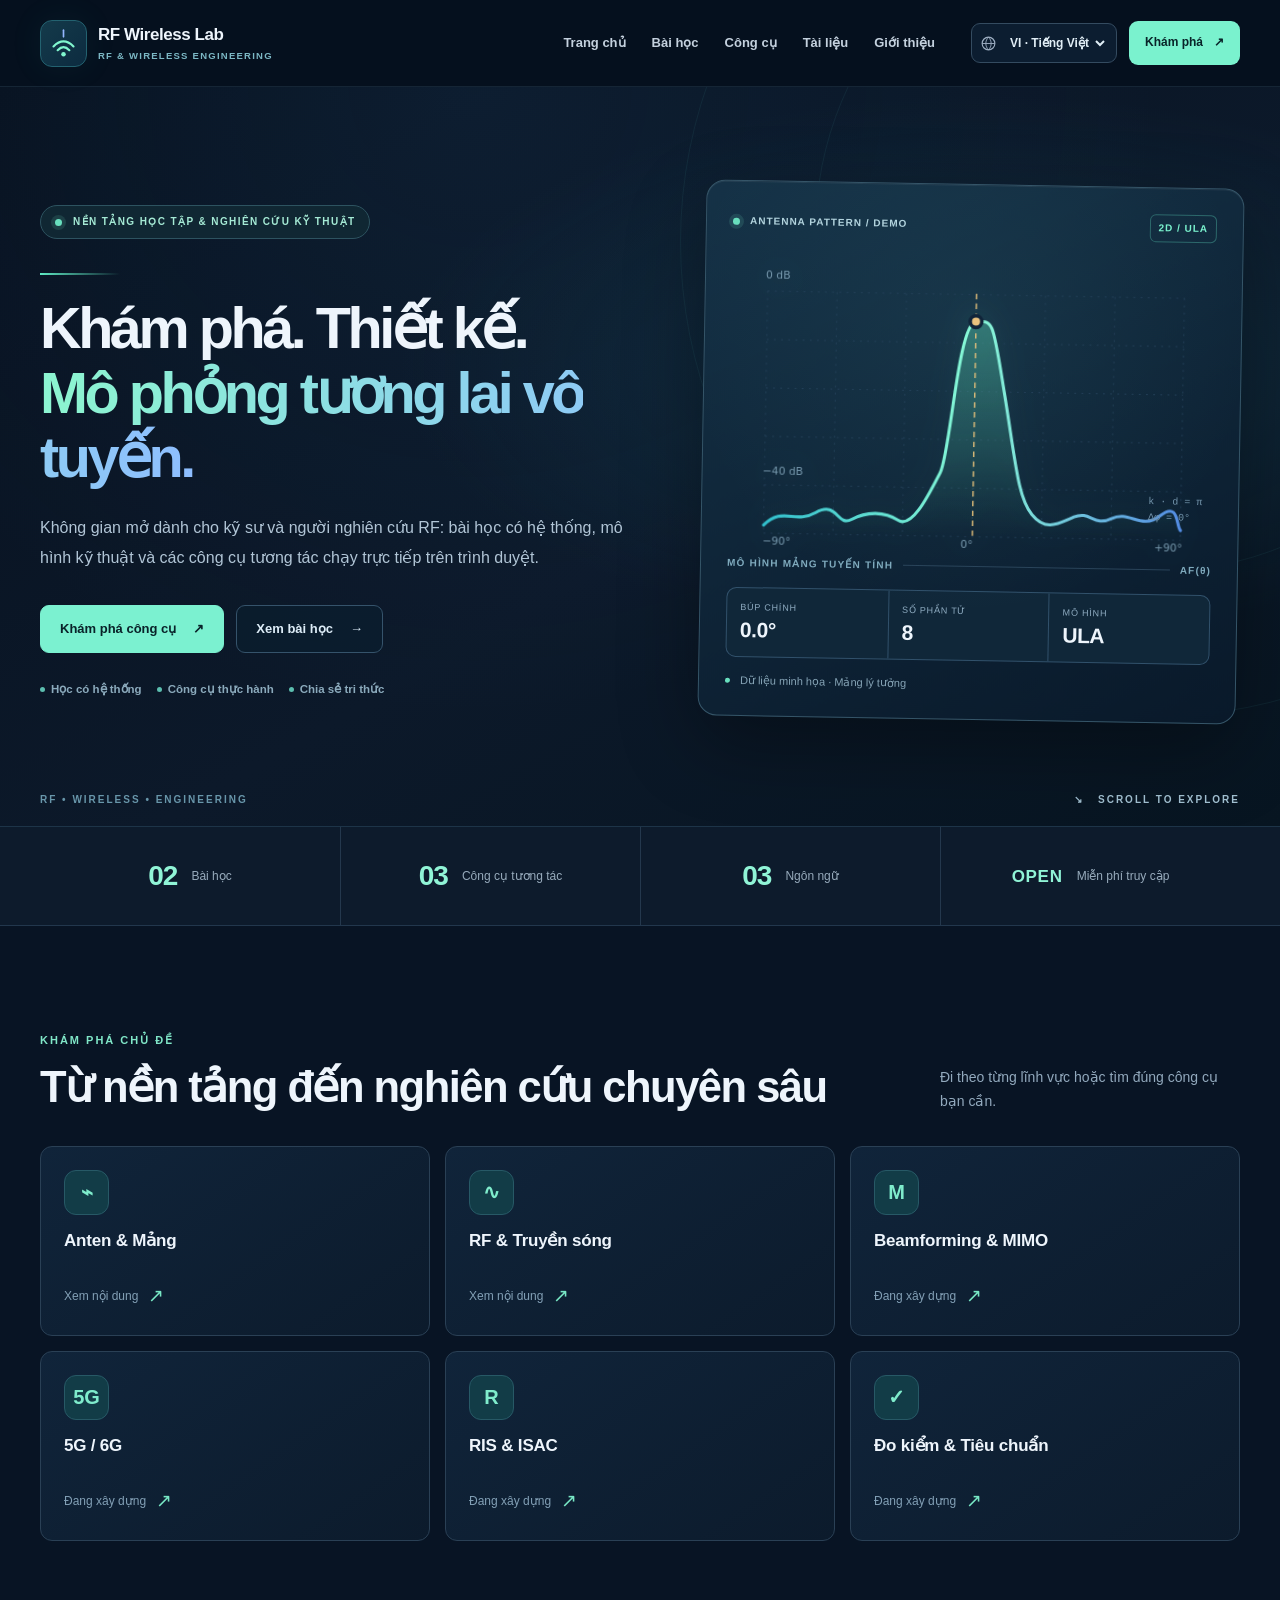
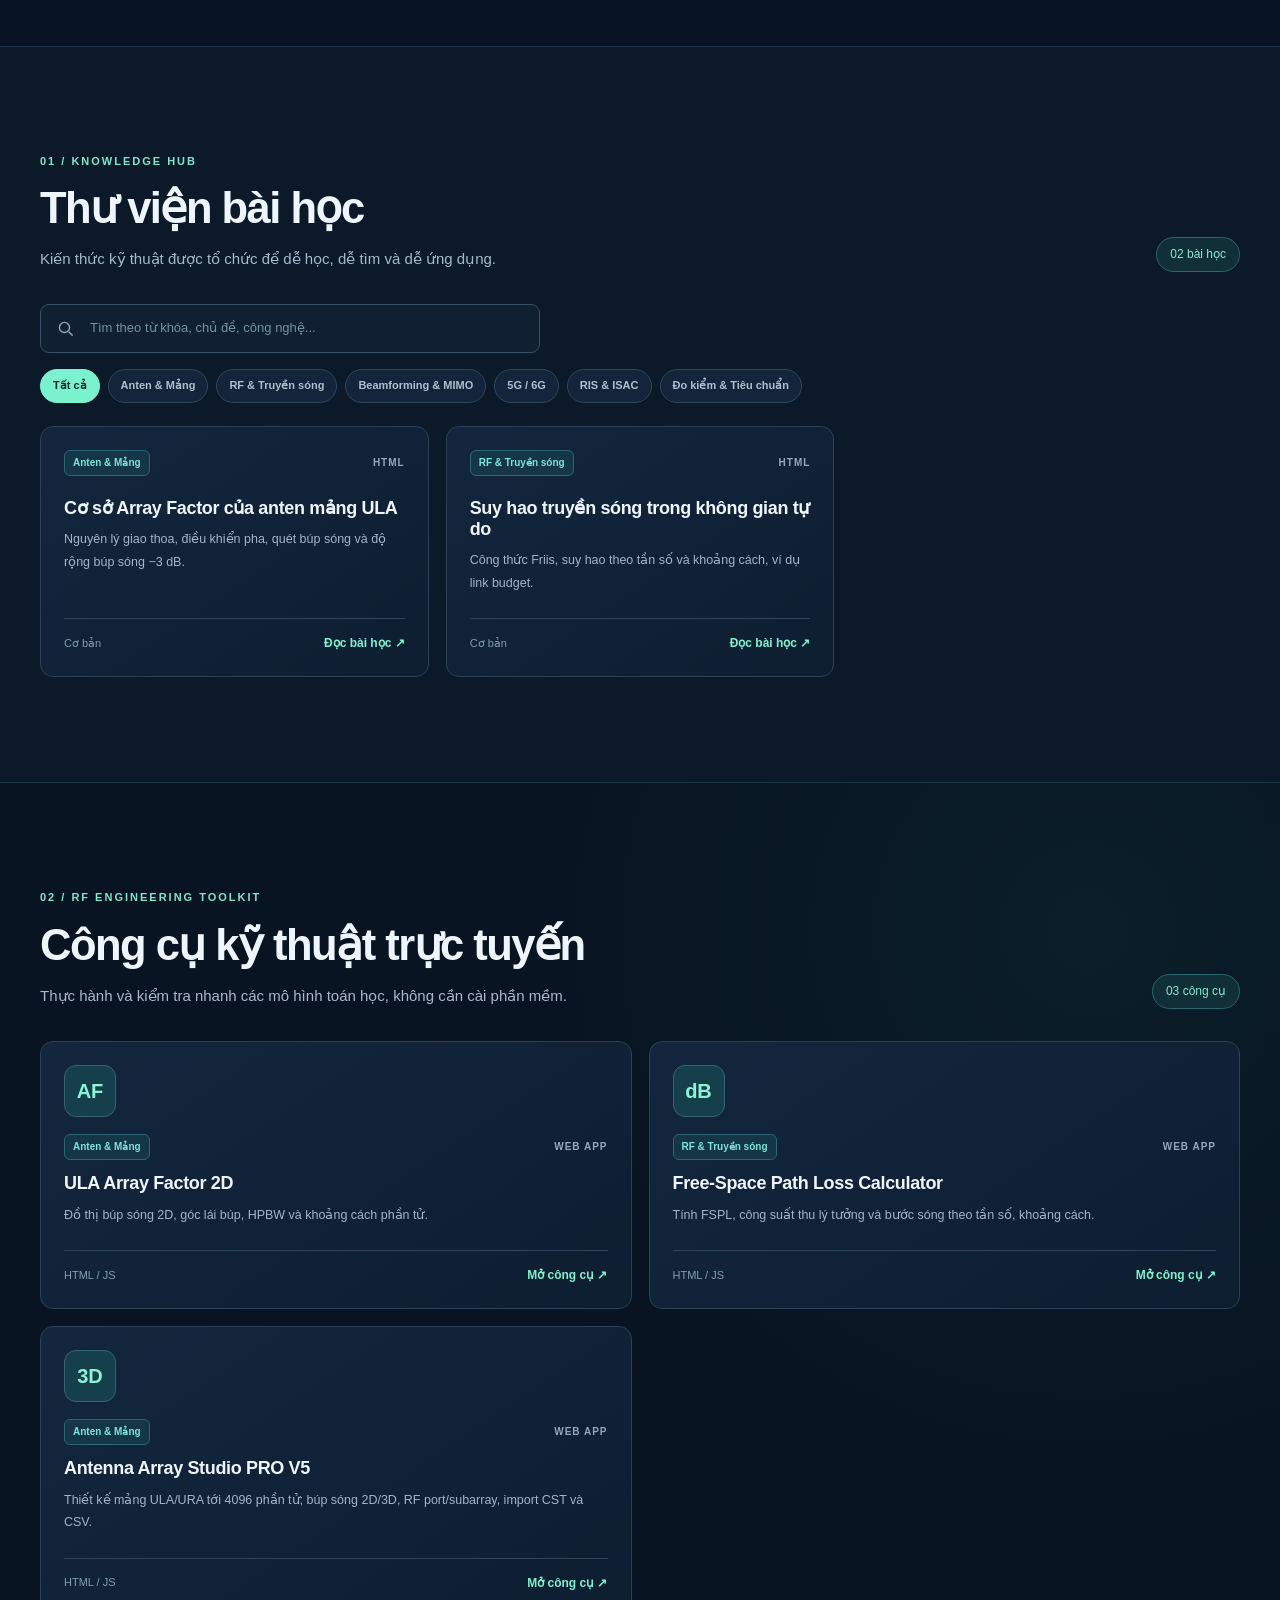
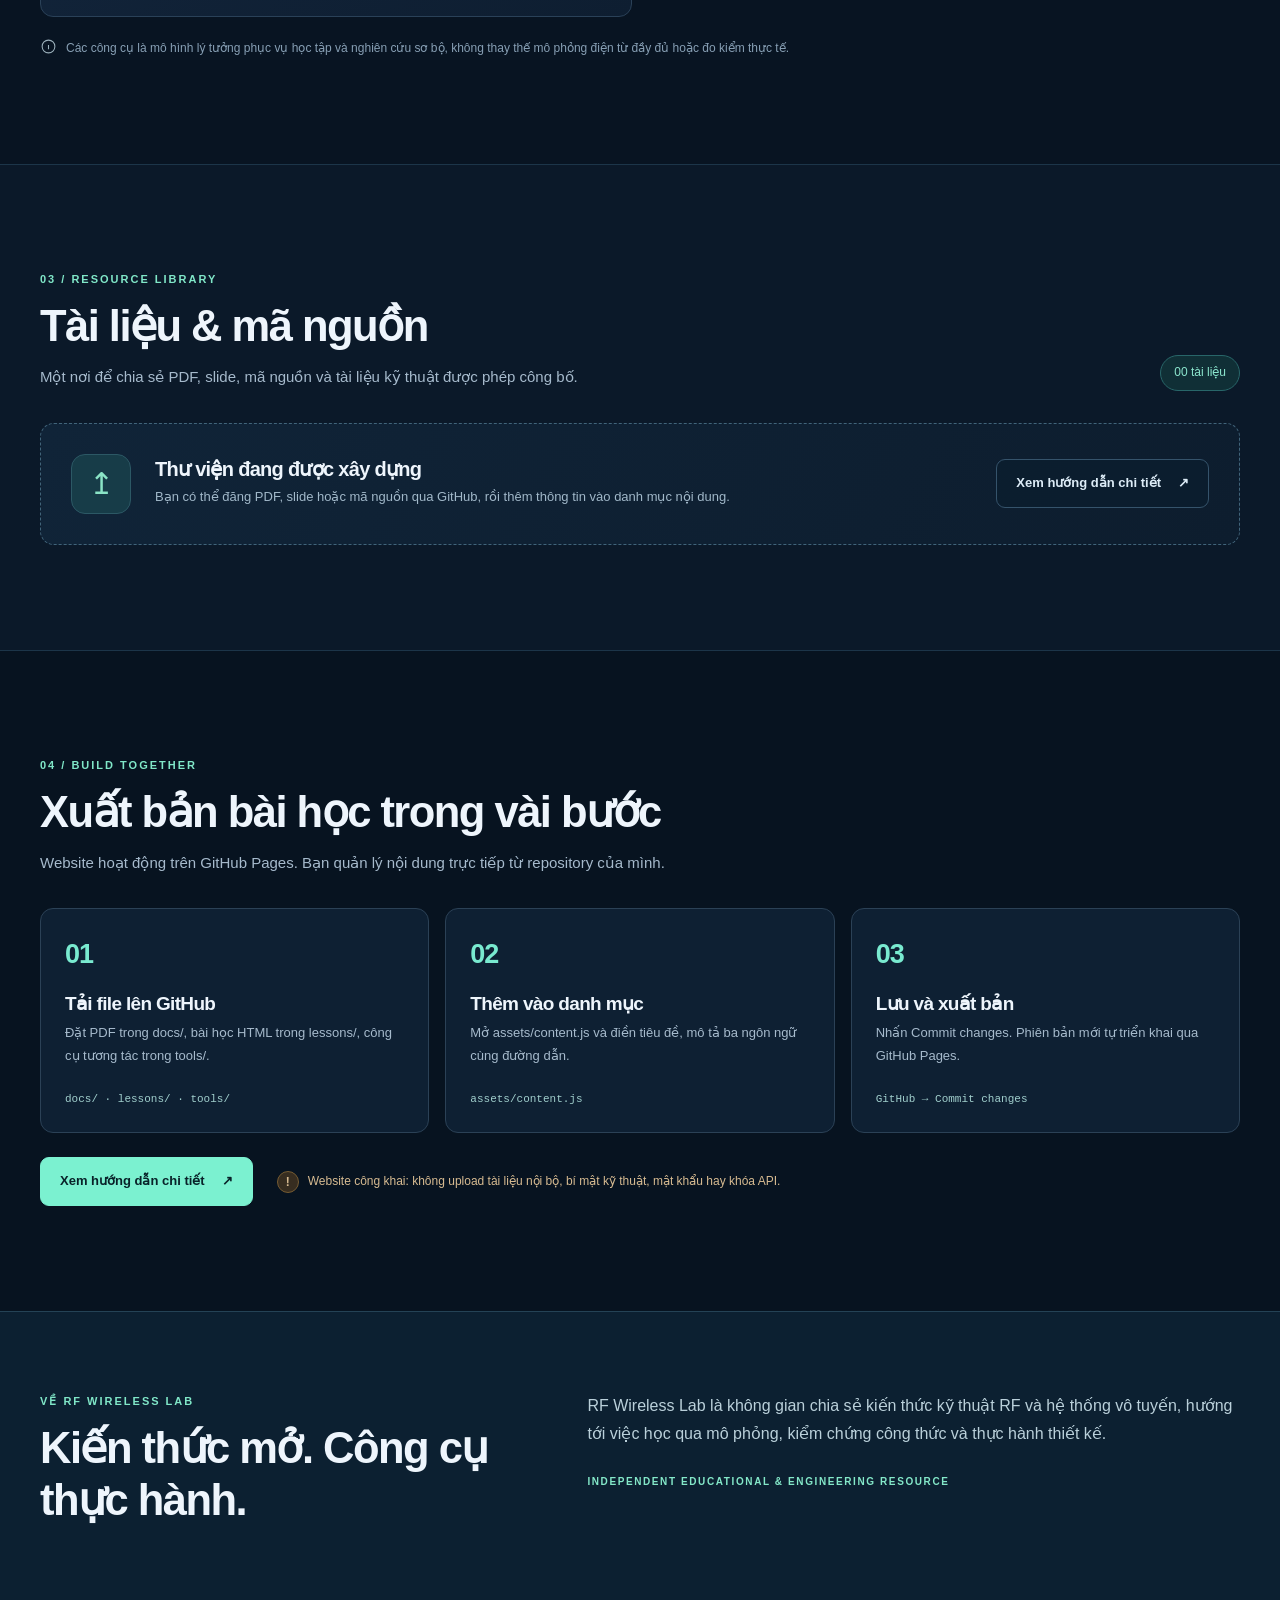
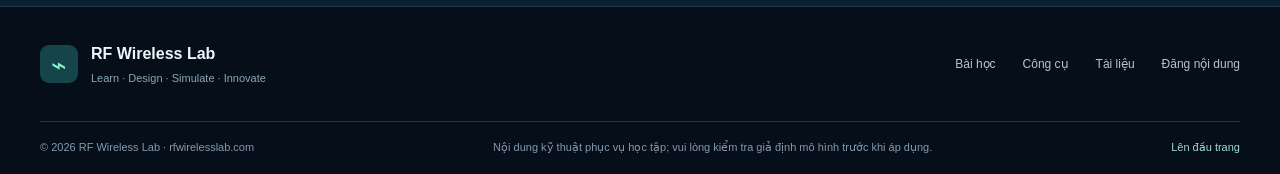
<file: index.html>
<!doctype html>
<html lang="vi">
<head>
  <meta charset="utf-8">
  <meta name="viewport" content="width=device-width,initial-scale=1">
  <meta name="description" content="RF Wireless Lab — free engineering lessons, RF calculators and interactive tools for antennas, beamforming, 5G/6G, RIS and wireless research.">
  <meta name="theme-color" content="#07101e">
  <meta property="og:type" content="website">
  <meta property="og:title" content="RF Wireless Lab | RF & Wireless Engineering">
  <meta property="og:description" content="Learn. Design. Simulate. Innovate. RF tutorials and interactive engineering tools.">
  <meta property="og:url" content="https://rfwirelesslab.com/">
  <link rel="canonical" href="https://rfwirelesslab.com/">
  <link rel="icon" href="favicon.svg" type="image/svg+xml">
  <link rel="stylesheet" href="assets/style.css">
  <script defer src="assets/i18n.js"></script>
  <script defer src="assets/content.js"></script>
  <script defer src="assets/site.js"></script>
  <title>RF Wireless Lab | RF & Wireless Engineering</title>
</head>
<body id="top" data-page="home">
  <header class="topbar">
    <div class="shell nav-row">
      <a href="./" class="brand" aria-label="RF Wireless Lab — Home">
        <span class="brand-symbol" aria-hidden="true"><svg viewBox="0 0 42 42" fill="none"><path d="M9 24.5c8-8 16-8 24 0" stroke="#81F7CF" stroke-width="2.6" stroke-linecap="round"/><path d="M14 29c5-5 9-5 14 0" stroke="#81F7CF" stroke-width="2.6" stroke-linecap="round"/><circle cx="21" cy="34" r="2.7" fill="#81F7CF"/><path d="M21 5v8" stroke="#94B6FF" stroke-width="2" stroke-linecap="round"/></svg></span>
        <span class="brand-words"><strong>RF Wireless Lab</strong><small>RF &amp; Wireless Engineering</small></span>
      </a>
      <nav class="nav-links" aria-label="Main navigation">
        <a href="#topics" data-i18n="nav.home">Trang chủ</a>
        <a href="#lessons" data-i18n="nav.lessons">Bài học</a>
        <a href="#tools" data-i18n="nav.tools">Công cụ</a>
        <a href="#resources" data-i18n="nav.resources">Tài liệu</a>
        <a href="#about" data-i18n="nav.about">Giới thiệu</a>
      </nav>
      <div class="nav-actions">
        <div class="language-control"><svg viewBox="0 0 24 24" aria-hidden="true"><circle cx="12" cy="12" r="9" fill="none" stroke="currentColor" stroke-width="1.6"/><path d="M3 12h18M12 3c-5 5-5 13 0 18M12 3c5 5 5 13 0 18" fill="none" stroke="currentColor" stroke-width="1.3"/></svg><select data-lang-switch aria-label="Display language"><option value="vi">VI · Tiếng Việt</option><option value="en">EN · English</option><option value="zh">中文 · 简体</option></select></div>
        <a class="nav-cta" href="#tools"><span data-i18n="nav.explore">Khám phá</span><span aria-hidden="true">↗</span></a>
      </div>
    </div>
  </header>
  <main>
    <section class="hero" aria-labelledby="hero-headline">
      <div class="hero-orbit hero-orbit-1" aria-hidden="true"></div><div class="hero-orbit hero-orbit-2" aria-hidden="true"></div>
      <div class="shell hero-layout">
        <div class="hero-main">
          <div class="micro-label"><span class="pulse"></span><span data-i18n="hero.eyebrow">NỀN TẢNG HỌC TẬP &amp; NGHIÊN CỨU KỸ THUẬT</span></div>
          <div class="hero-accent-line"></div>
          <h1 id="hero-headline"><span data-i18n="hero.title1">Khám phá. Thiết kế.</span><br><em data-i18n="hero.title2">Mô phỏng tương lai vô tuyến.</em></h1>
          <p class="hero-desc" data-i18n="hero.lead">Không gian mở dành cho kỹ sư và người nghiên cứu RF: bài học có hệ thống, mô hình kỹ thuật và các công cụ tương tác chạy trực tiếp trên trình duyệt.</p>
          <div class="hero-buttons"><a class="button button-main" href="#tools"><span data-i18n="hero.browseTools">Khám phá công cụ</span><span aria-hidden="true">↗</span></a><a class="button button-outline" href="#lessons"><span data-i18n="hero.browseLessons">Xem bài học</span><span aria-hidden="true">→</span></a></div>
          <div class="hero-badges"><span><span class="pin"></span><span data-i18n="hero.badge1">Học có hệ thống</span></span><span><span class="pin"></span><span data-i18n="hero.badge2">Công cụ thực hành</span></span><span><span class="pin"></span><span data-i18n="hero.badge3">Chia sẻ tri thức</span></span></div>
        </div>
        <div class="hero-visual" aria-label="Illustration of a uniform linear array radiation pattern">
          <div class="visual-header"><div class="visual-title"><span class="status-light"></span><span data-i18n="hero.plot">ANTENNA PATTERN / DEMO</span></div><span class="visual-chip">2D / ULA</span></div>
          <div class="visual-graph">
            <svg viewBox="0 0 540 330" aria-hidden="true" class="diagram">
              <defs><linearGradient id="pattern-grad" x1="0" x2="0" y1="0" y2="1"><stop offset="0" stop-color="#63ebc3" stop-opacity=".35"/><stop offset="1" stop-color="#63ebc3" stop-opacity="0"/></linearGradient><linearGradient id="line-grad" x1="0" x2="1"><stop offset="0" stop-color="#31becc"/><stop offset=".5" stop-color="#8afbd7"/><stop offset="1" stop-color="#538ce3"/></linearGradient></defs>
              <g stroke="#26425b" stroke-width="1" stroke-dasharray="2 6"><path d="M40 42H505M40 96H505M40 150H505M40 204H505M40 258H505M40 312H505M40 42V312M117.5 42V312M195 42V312M272.5 42V312M350 42V312M427.5 42V312M505 42V312"/></g>
              <path d="M40 303 C61 281 74 302 98 288 S122 304 138 295 S174 285 190 295 S225 263 236 241 S253 74 273 72 S292 73 306 151 S323 267 339 286 S368 296 386 288 S408 299 428 289 S461 302 482 285 S500 296 505 301 L505 312 L40 312Z" fill="url(#pattern-grad)"/>
              <path d="M40 303 C61 281 74 302 98 288 S122 304 138 295 S174 285 190 295 S225 263 236 241 S253 74 273 72 S292 73 306 151 S323 267 339 286 S368 296 386 288 S408 299 428 289 S461 302 482 285 S500 296 505 301" fill="none" stroke="url(#line-grad)" stroke-width="3.4" stroke-linecap="round"/>
              <path d="M273 41V312" stroke="#e8c37b" stroke-width="1.5" stroke-dasharray="6 5"/><circle cx="273" cy="72" r="6.5" fill="#eac27e" stroke="#102439" stroke-width="4"/>
              <g font-size="12" font-family="system-ui" fill="#789aaf"><text x="38" y="28">0 dB</text><text x="38" y="247">−40 dB</text><text x="39" y="325">−90°</text><text x="260" y="325">0°</text><text x="476" y="325">+90°</text></g>
            </svg>
            <div class="graph-corner"><span>k · d = π</span><span>Δφ = 0°</span></div>
          </div>
          <div class="visual-subtitle"><span data-i18n="hero.plot2">MÔ HÌNH MẢNG TUYẾN TÍNH</span><span class="thin-rule"></span><span>AF(θ)</span></div>
          <div class="visual-stats"><div><small data-i18n="hero.peak">BÚP CHÍNH</small><strong>0.0°</strong></div><div><small data-i18n="hero.array">SỐ PHẦN TỬ</small><strong>8</strong></div><div><small data-i18n="hero.mode">MÔ HÌNH</small><strong>ULA</strong></div></div>
          <div class="visual-foot"><span class="dot-green"></span><span data-i18n="hero.ideal">Dữ liệu minh họa · Mảng lý tưởng</span></div>
        </div>
      </div>
      <div class="shell hero-bottom"><span data-i18n="hero.label">RF • WIRELESS • ENGINEERING</span><span class="hero-scroll">↘ &nbsp; SCROLL TO EXPLORE</span></div>
    </section>
    <div class="stat-band"><div class="shell stat-grid">
      <div><strong id="count-lessons">02</strong><span data-i18n="stat.lessons">Bài học</span></div><div><strong id="count-tools">02</strong><span data-i18n="stat.tools">Công cụ tương tác</span></div><div><strong>03</strong><span data-i18n="stat.languages">Ngôn ngữ</span></div><div><strong>OPEN</strong><span data-i18n="stat.access">Miễn phí truy cập</span></div>
    </div></div>
    <section class="section topics-section" id="topics"><div class="shell">
      <div class="section-heading heading-split"><div><p class="section-eyebrow" data-i18n="topics.kicker">KHÁM PHÁ CHỦ ĐỀ</p><h2 data-i18n="topics.title">Từ nền tảng đến nghiên cứu chuyên sâu</h2></div><p class="section-description" data-i18n="topics.lead">Đi theo từng lĩnh vực hoặc tìm đúng công cụ bạn cần.</p></div>
      <div class="topic-grid" id="topic-grid"></div>
    </div></section>
    <section class="section library-section" id="lessons"><div class="shell">
      <div class="section-heading heading-split"><div><p class="section-eyebrow" data-i18n="lessons.kicker">01 / KNOWLEDGE HUB</p><h2 data-i18n="lessons.title">Thư viện bài học</h2><p class="section-subheading" data-i18n="lessons.lead">Kiến thức kỹ thuật được tổ chức để dễ học, dễ tìm và dễ ứng dụng.</p></div><span class="count-pill"><span id="lesson-count">02</span> <span data-i18n="lessons.count">bài học</span></span></div>
      <div class="filter-bar"><label class="search-box"><svg viewBox="0 0 24 24" aria-hidden="true"><circle cx="10.7" cy="10.7" r="6.4"/><path d="m16 16 5 5"/></svg><input type="search" id="lesson-search" data-i18n-placeholder="lessons.search" placeholder="Tìm theo từ khóa, chủ đề, công nghệ..." aria-label="Search lessons"></label><div class="filter-chips" id="filters" aria-label="Filter by topic"></div></div>
      <div class="item-grid" id="lesson-list"></div><div class="empty-list" id="lesson-empty" hidden data-i18n="lessons.empty">Chưa có bài học phù hợp. Hãy thử từ khóa khác.</div>
    </div></section>
    <section class="section tools-section" id="tools"><div class="shell">
      <div class="section-heading heading-split"><div><p class="section-eyebrow" data-i18n="tools.kicker">02 / RF ENGINEERING TOOLKIT</p><h2 data-i18n="tools.title">Công cụ kỹ thuật trực tuyến</h2><p class="section-subheading" data-i18n="tools.lead">Thực hành và kiểm tra nhanh các mô hình toán học, không cần cài phần mềm.</p></div><span class="count-pill"><span id="tool-count">02</span> <span data-i18n="tools.count">công cụ</span></span></div>
      <div class="item-grid tool-grid" id="tool-list"></div>
      <p class="disclaimer"><svg viewBox="0 0 24 24" aria-hidden="true"><circle cx="12" cy="12" r="9"/><path d="M12 10v6M12 7h.01"/></svg><span data-i18n="tools.notice">Các công cụ là mô hình lý tưởng phục vụ học tập và nghiên cứu sơ bộ, không thay thế mô phỏng điện từ đầy đủ hoặc đo kiểm thực tế.</span></p>
    </div></section>
    <section class="section resources-section" id="resources"><div class="shell">
      <div class="section-heading heading-split"><div><p class="section-eyebrow" data-i18n="resources.kicker">03 / RESOURCE LIBRARY</p><h2 data-i18n="resources.title">Tài liệu &amp; mã nguồn</h2><p class="section-subheading" data-i18n="resources.lead">Một nơi để chia sẻ PDF, slide, mã nguồn và tài liệu kỹ thuật được phép công bố.</p></div><span class="count-pill"><span id="resource-count">00</span> <span data-i18n="resources.count">tài liệu</span></span></div>
      <div class="item-grid" id="resource-list"></div>
      <div class="resource-placeholder" id="resource-empty"><div class="resource-placeholder-icon">↥</div><div><h3 data-i18n="resources.emptyTitle">Thư viện đang được xây dựng</h3><p data-i18n="resources.emptyText">Bạn có thể đăng PDF, slide hoặc mã nguồn qua GitHub, rồi thêm thông tin vào danh mục nội dung.</p></div><a href="guide.html" class="button button-outline"><span data-i18n="publish.guide">Xem hướng dẫn chi tiết</span><span aria-hidden="true">↗</span></a></div>
    </div></section>
    <section class="section publish-section" id="publish"><div class="shell">
      <div class="section-heading"><p class="section-eyebrow" data-i18n="publish.kicker">04 / BUILD TOGETHER</p><h2 data-i18n="publish.title">Xuất bản bài học trong vài bước</h2><p class="section-subheading" data-i18n="publish.lead">Website hoạt động trên GitHub Pages. Bạn quản lý nội dung trực tiếp từ repository của mình.</p></div>
      <div class="publish-grid"><div class="step-panel"><span class="step-no">01</span><h3 data-i18n="publish.step1">Tải file lên GitHub</h3><p data-i18n="publish.step1text">Đặt PDF trong docs/, bài học HTML trong lessons/, công cụ tương tác trong tools/.</p><span class="step-code">docs/ · lessons/ · tools/</span></div><div class="step-panel"><span class="step-no">02</span><h3 data-i18n="publish.step2">Thêm vào danh mục</h3><p data-i18n="publish.step2text">Mở assets/content.js và điền tiêu đề, mô tả ba ngôn ngữ cùng đường dẫn.</p><span class="step-code">assets/content.js</span></div><div class="step-panel"><span class="step-no">03</span><h3 data-i18n="publish.step3">Lưu và xuất bản</h3><p data-i18n="publish.step3text">Nhấn Commit changes. Phiên bản mới tự triển khai qua GitHub Pages.</p><span class="step-code">GitHub → Commit changes</span></div></div>
      <div class="publish-bottom"><a class="button button-main" href="guide.html"><span data-i18n="publish.guide">Xem hướng dẫn chi tiết</span><span aria-hidden="true">↗</span></a><p><span>!</span><span data-i18n="publish.note">Website công khai: không upload tài liệu nội bộ, bí mật kỹ thuật, mật khẩu hay khóa API.</span></p></div>
    </div></section>
    <section class="section about-section" id="about"><div class="shell about-row"><div><p class="section-eyebrow" data-i18n="about.kicker">VỀ RF WIRELESS LAB</p><h2 data-i18n="about.title">Kiến thức mở. Công cụ thực hành.</h2></div><div><p class="about-text" data-i18n="about.text">RF Wireless Lab là không gian chia sẻ kiến thức kỹ thuật RF và hệ thống vô tuyến, hướng tới việc học qua mô phỏng, kiểm chứng công thức và thực hành thiết kế.</p><span class="about-caption" data-i18n="about.note">Independent educational &amp; engineering resource</span></div></div></section>
  </main>
  <footer class="site-footer"><div class="shell footer-top"><div class="footer-brand"><span class="mini-symbol">⌁</span><div><strong>RF Wireless Lab</strong><small data-i18n="footer.tagline">Learn · Design · Simulate · Innovate</small></div></div><div class="footer-links"><a href="#lessons" data-i18n="nav.lessons">Bài học</a><a href="#tools" data-i18n="nav.tools">Công cụ</a><a href="#resources" data-i18n="nav.resources">Tài liệu</a><a href="guide.html" data-i18n="nav.publish">Đăng nội dung</a></div></div><div class="shell footer-bottom"><span>© <span id="current-year">2026</span> RF Wireless Lab · rfwirelesslab.com</span><span data-i18n="footer.rights">Nội dung kỹ thuật phục vụ học tập; vui lòng kiểm tra giả định mô hình trước khi áp dụng.</span><a href="#top" data-i18n="footer.top">Lên đầu trang</a></div></footer>
</body>
</html>
</file>
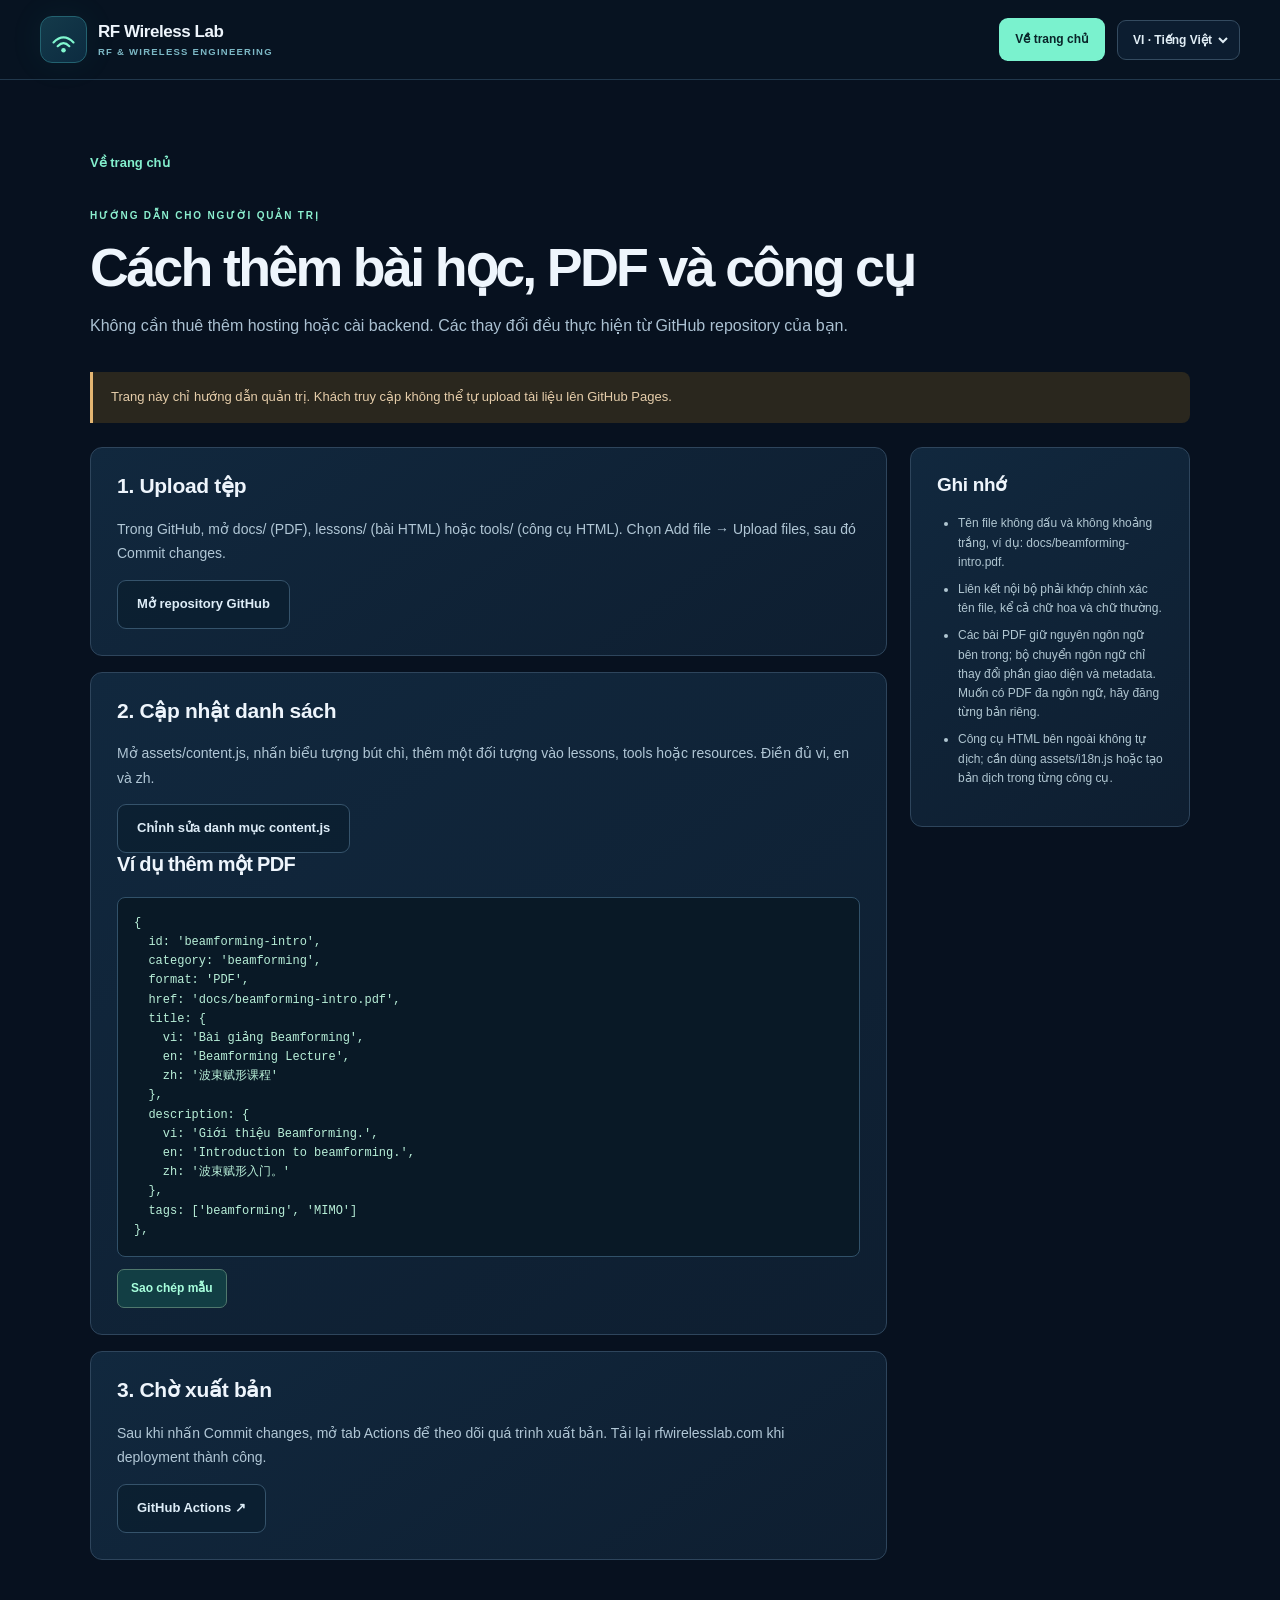
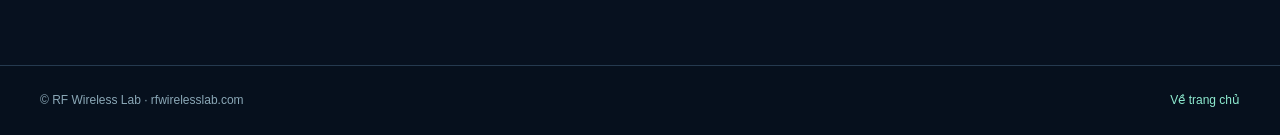
<file: guide.html>
<!doctype html><html lang="vi"><head><meta charset="utf-8"><meta name="viewport" content="width=device-width,initial-scale=1"><meta name="description" content="RF Wireless Lab publishing guide: how to upload lessons, PDFs, and tools to GitHub Pages."><title>Publishing guide | RF Wireless Lab</title><link rel="icon" href="favicon.svg" type="image/svg+xml"><link rel="stylesheet" href="assets/style.css"><script defer src="assets/i18n.js"></script></head><body data-page="guide">
<header class="topbar page-topbar"><div class="shell nav-row"><a href="./" class="brand"><span class="brand-symbol"><svg viewBox="0 0 42 42" fill="none"><path d="M9 24.5c8-8 16-8 24 0M14 29c5-5 9-5 14 0" stroke="#81F7CF" stroke-width="2.6" stroke-linecap="round"/><circle cx="21" cy="34" r="2.7" fill="#81F7CF"/></svg></span><span class="brand-words"><strong>RF Wireless Lab</strong><small>RF &amp; Wireless Engineering</small></span></a><div class="nav-actions" style="margin-left:auto"><a class="nav-cta" href="./" data-i18n="nav.back">Về trang chủ</a><div class="language-control"><select data-lang-switch aria-label="Display language"><option value="vi">VI · Tiếng Việt</option><option value="en">EN · English</option><option value="zh">中文 · 简体</option></select></div></div></div></header>
<main class="content-page"><a href="./#publish" class="back-link" data-i18n="nav.back">Về trang chủ</a><div class="page-label" data-i18n="guide.kicker">HƯỚNG DẪN CHO NGƯỜI QUẢN TRỊ</div><h1 data-page-title data-i18n="guide.title">Cách thêm bài học, PDF và công cụ</h1><p class="page-lead" data-i18n="guide.lead">Không cần thuê thêm hosting hoặc cài backend. Các thay đổi đều thực hiện từ GitHub repository của bạn.</p><div class="guide-alert" data-i18n="guide.warning">Trang này chỉ hướng dẫn quản trị. Khách truy cập không thể tự upload tài liệu lên GitHub Pages.</div><div class="guide-layout" style="margin-top:24px"><div class="guide-main">
<section class="panel guide-panel"><h2 data-i18n="guide.step1">1. Upload tệp</h2><p data-i18n="guide.step1body">Trong GitHub, mở docs/ (PDF), lessons/ (bài HTML) hoặc tools/ (công cụ HTML). Chọn Add file → Upload files, sau đó Commit changes.</p><a class="button button-outline" href="https://github.com/trongtoando-rfsystem/rfwirelesslab" target="_blank" rel="noopener noreferrer" data-i18n="guide.git">Mở repository GitHub</a></section>
<section class="panel guide-panel"><h2 data-i18n="guide.step2">2. Cập nhật danh sách</h2><p data-i18n="guide.step2body">Mở assets/content.js, nhấn biểu tượng bút chì, thêm một đối tượng vào lessons, tools hoặc resources. Điền đủ vi, en và zh.</p><a class="button button-outline" href="https://github.com/trongtoando-rfsystem/rfwirelesslab/edit/main/assets/content.js" target="_blank" rel="noopener noreferrer" data-i18n="guide.openContent">Chỉnh sửa danh mục content.js</a><div class="code-sample"><h3 data-i18n="guide.example">Ví dụ thêm một PDF</h3><pre id="code-example">{
  id: 'beamforming-intro',
  category: 'beamforming',
  format: 'PDF',
  href: 'docs/beamforming-intro.pdf',
  title: {
    vi: 'Bài giảng Beamforming',
    en: 'Beamforming Lecture',
    zh: '波束赋形课程'
  },
  description: {
    vi: 'Giới thiệu Beamforming.',
    en: 'Introduction to beamforming.',
    zh: '波束赋形入门。'
  },
  tags: ['beamforming', 'MIMO']
},</pre><button class="copy-code" id="copy-code" type="button" data-i18n="guide.exampleCopy">Sao chép mẫu</button></div></section>
<section class="panel guide-panel"><h2 data-i18n="guide.step3">3. Chờ xuất bản</h2><p data-i18n="guide.step3body">Sau khi nhấn Commit changes, mở tab Actions để theo dõi quá trình xuất bản. Tải lại rfwirelesslab.com khi deployment thành công.</p><a class="button button-outline" href="https://github.com/trongtoando-rfsystem/rfwirelesslab/actions" target="_blank" rel="noopener noreferrer">GitHub Actions ↗</a></section>
</div><aside class="guide-aside"><div class="panel"><h2 data-i18n="guide.notes">Ghi nhớ</h2><ul><li data-i18n="guide.note1">Tên file không dấu và không khoảng trắng, ví dụ: docs/beamforming-intro.pdf.</li><li data-i18n="guide.note2">Liên kết nội bộ phải khớp chính xác tên file, kể cả chữ hoa và chữ thường.</li><li data-i18n="guide.note3">Các bài PDF giữ nguyên ngôn ngữ bên trong; bộ chuyển ngôn ngữ chỉ thay đổi phần giao diện và metadata.</li><li data-i18n="guide.note4">Công cụ HTML bên ngoài không tự dịch; cần dùng assets/i18n.js hoặc tạo bản dịch trong từng công cụ.</li></ul></div></aside></div></main>
<footer class="plain-footer"><div class="shell"><span>© RF Wireless Lab · rfwirelesslab.com</span><a href="./" data-i18n="nav.back">Về trang chủ</a></div></footer>
<script>document.addEventListener('DOMContentLoaded',()=>{document.getElementById('copy-code').addEventListener('click',async()=>{const txt=document.getElementById('code-example').textContent;try{await navigator.clipboard.writeText(txt);document.getElementById('copy-code').textContent='✓';setTimeout(()=>window.RFW_I18N.localize(),1300)}catch(e){const sel=window.getSelection(),range=document.createRange();range.selectNodeContents(document.getElementById('code-example'));sel.removeAllRanges();sel.addRange(range)}})});</script>
</body></html>
</file>
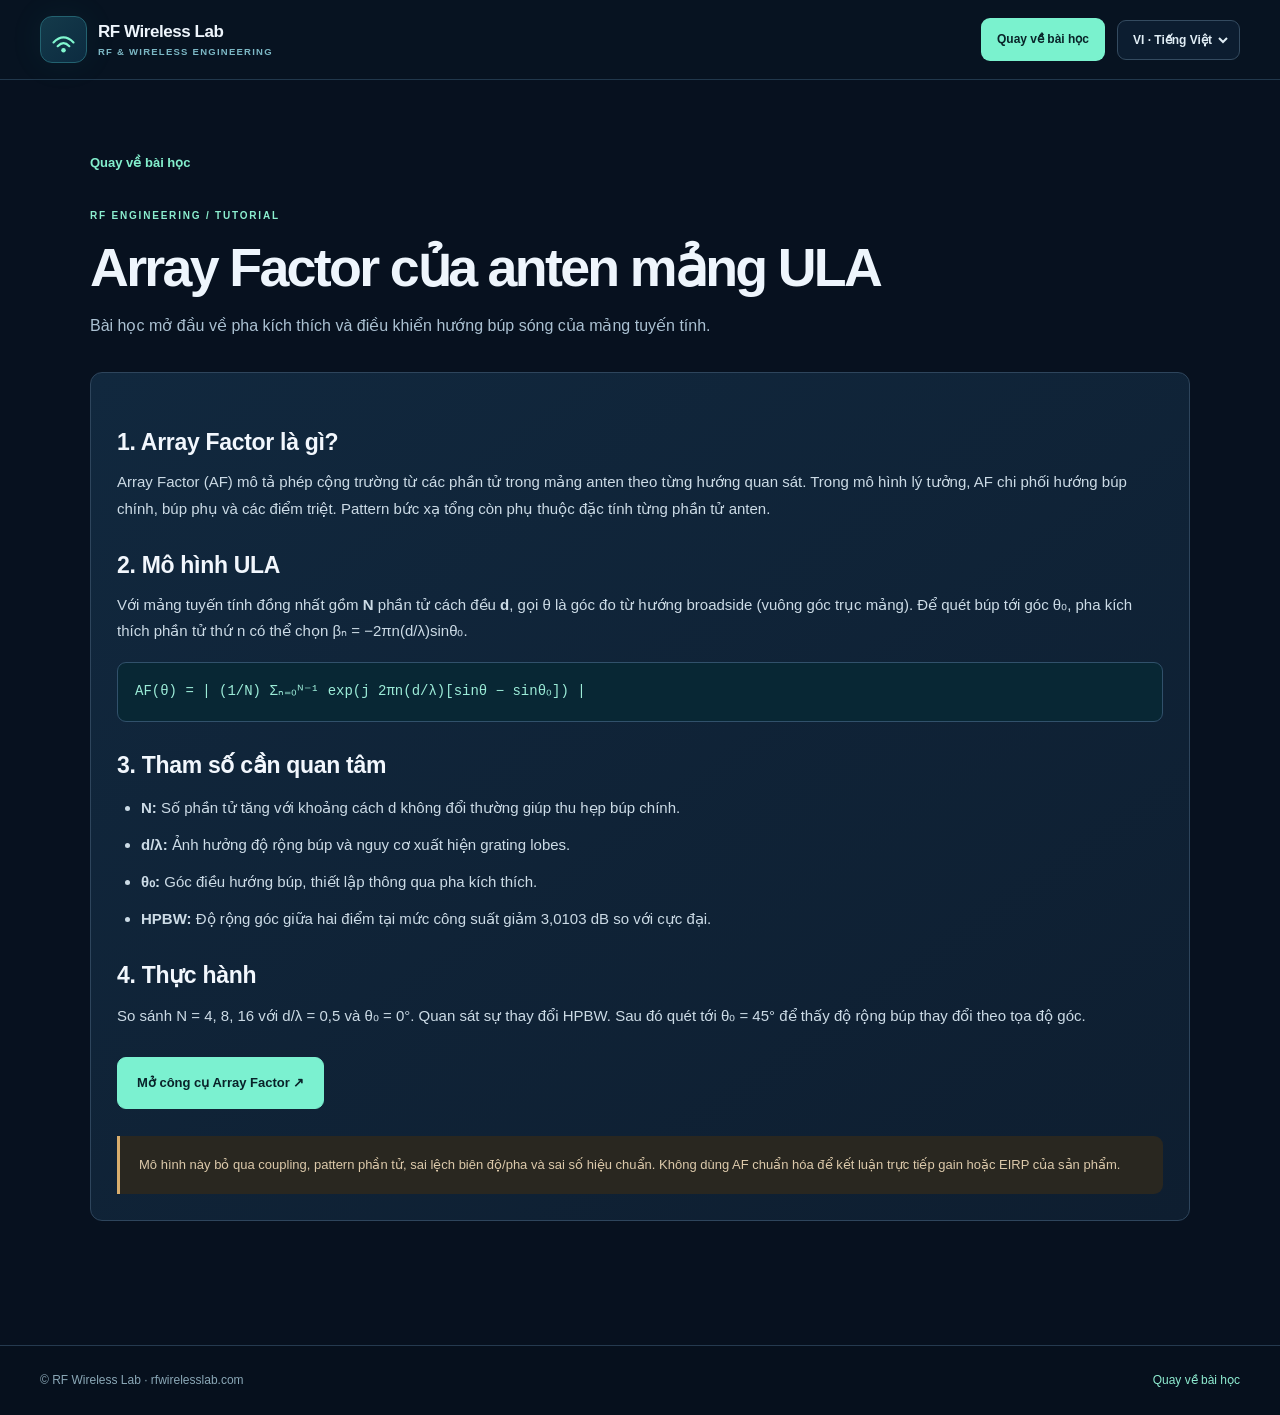
<file: lessons/array-factor.html>
<!doctype html><html lang="vi"><head><meta charset="utf-8"><meta name="viewport" content="width=device-width,initial-scale=1"><title>Array Factor của anten mảng ULA | RF Wireless Lab</title><link rel="icon" type="image/svg+xml" href="../favicon.svg"><link rel="stylesheet" href="../assets/style.css"><script defer src="../assets/i18n.js"></script></head><body data-page="lesson"><header class="topbar page-topbar"><div class="shell nav-row"><a href="../" class="brand"><span class="brand-symbol"><svg viewBox="0 0 42 42" fill="none"><path d="M9 24.5c8-8 16-8 24 0M14 29c5-5 9-5 14 0" stroke="#81F7CF" stroke-width="2.6" stroke-linecap="round"/><circle cx="21" cy="34" r="2.7" fill="#81F7CF"/></svg></span><span class="brand-words"><strong>RF Wireless Lab</strong><small>RF &amp; Wireless Engineering</small></span></a><div class="nav-actions" style="margin-left:auto"><a class="nav-cta" href="../#lessons" data-i18n="nav.backLessons">Quay về bài học</a><div class="language-control"><select data-lang-switch aria-label="Display language"><option value="vi">VI · Tiếng Việt</option><option value="en">EN · English</option><option value="zh">中文 · 简体</option></select></div></div></div></header><main class="content-page"><a href="../#lessons" class="back-link" data-i18n="nav.backLessons">Quay về bài học</a><div class="page-label">RF ENGINEERING / TUTORIAL</div><h1 data-page-title data-i18n="article.array.title">Array Factor của anten mảng ULA</h1><p class="page-lead" data-i18n="article.array.lead">Bài học mở đầu về pha kích thích và điều khiển hướng búp sóng của mảng tuyến tính.</p><article class="panel prose">
<div data-lang-section="vi"><h2>1. Array Factor là gì?</h2><p>Array Factor (AF) mô tả phép cộng trường từ các phần tử trong mảng anten theo từng hướng quan sát. Trong mô hình lý tưởng, AF chi phối hướng búp chính, búp phụ và các điểm triệt. Pattern bức xạ tổng còn phụ thuộc đặc tính từng phần tử anten.</p><h2>2. Mô hình ULA</h2><p>Với mảng tuyến tính đồng nhất gồm <strong>N</strong> phần tử cách đều <strong>d</strong>, gọi θ là góc đo từ hướng broadside (vuông góc trục mảng). Để quét búp tới góc θ₀, pha kích thích phần tử thứ n có thể chọn βₙ = −2πn(d/λ)sinθ₀.</p><div class="formula">AF(θ) = | (1/N) Σₙ₌₀ᴺ⁻¹ exp(j 2πn(d/λ)[sinθ − sinθ₀]) |</div><h2>3. Tham số cần quan tâm</h2><ul><li><strong>N:</strong> Số phần tử tăng với khoảng cách d không đổi thường giúp thu hẹp búp chính.</li><li><strong>d/λ:</strong> Ảnh hưởng độ rộng búp và nguy cơ xuất hiện grating lobes.</li><li><strong>θ₀:</strong> Góc điều hướng búp, thiết lập thông qua pha kích thích.</li><li><strong>HPBW:</strong> Độ rộng góc giữa hai điểm tại mức công suất giảm 3,0103 dB so với cực đại.</li></ul><h2>4. Thực hành</h2><p>So sánh N = 4, 8, 16 với d/λ = 0,5 và θ₀ = 0°. Quan sát sự thay đổi HPBW. Sau đó quét tới θ₀ = 45° để thấy độ rộng búp thay đổi theo tọa độ góc.</p><a class="button button-main" href="../tools/array-factor.html">Mở công cụ Array Factor ↗</a><div class="note">Mô hình này bỏ qua coupling, pattern phần tử, sai lệch biên độ/pha và sai số hiệu chuẩn. Không dùng AF chuẩn hóa để kết luận trực tiếp gain hoặc EIRP của sản phẩm.</div></div>
<div data-lang-section="en" hidden><h2>1. What is the Array Factor?</h2><p>The Array Factor (AF) describes the directional superposition of fields contributed by the elements of an antenna array. In an idealized model, AF controls the main beam, sidelobes, and nulls. The complete radiation pattern also depends on each element's pattern.</p><h2>2. Uniform Linear Array (ULA)</h2><p>Consider <strong>N</strong> equally spaced elements separated by <strong>d</strong>. Let θ be measured from broadside, normal to the array axis. To steer towards θ₀, the excitation phase for element n may be βₙ = −2πn(d/λ)sinθ₀.</p><div class="formula">AF(θ) = | (1/N) Σₙ₌₀ᴺ⁻¹ exp(j 2πn(d/λ)[sinθ − sinθ₀]) |</div><h2>3. Key parameters</h2><ul><li><strong>N:</strong> Increasing the element count at fixed spacing generally narrows the main beam.</li><li><strong>d/λ:</strong> Influences beamwidth and the risk of grating lobes.</li><li><strong>θ₀:</strong> Steering angle set by the excitation phases.</li><li><strong>HPBW:</strong> Angular separation of the two half-power points, at −3.0103 dB relative to peak.</li></ul><h2>4. Practical exercise</h2><p>Compare N = 4, 8, and 16 with d/λ = 0.5 at θ₀ = 0°. Observe how HPBW changes. Then steer to θ₀ = 45° and examine the shape in angular coordinates.</p><a class="button button-main" href="../tools/array-factor.html">Open Array Factor tool ↗</a><div class="note">This simplified model excludes coupling, element patterns, phase/amplitude errors, and calibration. Do not equate normalized AF directly with product gain or EIRP.</div></div>
<div data-lang-section="zh" hidden><h2>1. 什么是阵列因子？</h2><p>阵列因子（Array Factor，AF）描述天线阵列各阵元在指定方向上的电磁场叠加。在理想模型中，AF 决定主波束、旁瓣和零点；完整辐射方向图还取决于各阵元的方向图。</p><h2>2. 均匀线阵（ULA）模型</h2><p>考虑包含 <strong>N</strong> 个等间距阵元的线阵，阵元间距为 <strong>d</strong>，角度 θ 从阵列法向（broadside）测量。为了将主波束指向 θ₀，可以设置第 n 个阵元的激励相位为 βₙ = −2πn(d/λ)sinθ₀。</p><div class="formula">AF(θ) = | (1/N) Σₙ₌₀ᴺ⁻¹ exp(j 2πn(d/λ)[sinθ − sinθ₀]) |</div><h2>3. 关键参数</h2><ul><li><strong>N：</strong> 阵元间距不变时，增大阵元数通常能使主波束变窄。</li><li><strong>d/λ：</strong> 影响波束宽度及栅瓣出现的风险。</li><li><strong>θ₀：</strong> 通过各阵元激励相位设置的波束扫描角。</li><li><strong>HPBW：</strong> 相对于峰值下降 3.0103 dB 的两个半功率点之间的角度。</li></ul><h2>4. 动手实验</h2><p>在 d/λ = 0.5、θ₀ = 0° 的条件下，对比 N = 4、8 和 16 的 HPBW，再将波束扫描到 θ₀ = 45°，观察角度坐标中波束宽度的变化。</p><a class="button button-main" href="../tools/array-factor.html">打开阵列因子工具 ↗</a><div class="note">本模型忽略互耦、阵元方向图、幅相误差与校准误差。归一化 AF 不能直接等同于实际产品的增益或 EIRP。</div></div></article></main><footer class="plain-footer"><div class="shell"><span>© RF Wireless Lab · rfwirelesslab.com</span><a href="../#lessons" data-i18n="nav.backLessons">Quay về bài học</a></div></footer></body></html>
</file>
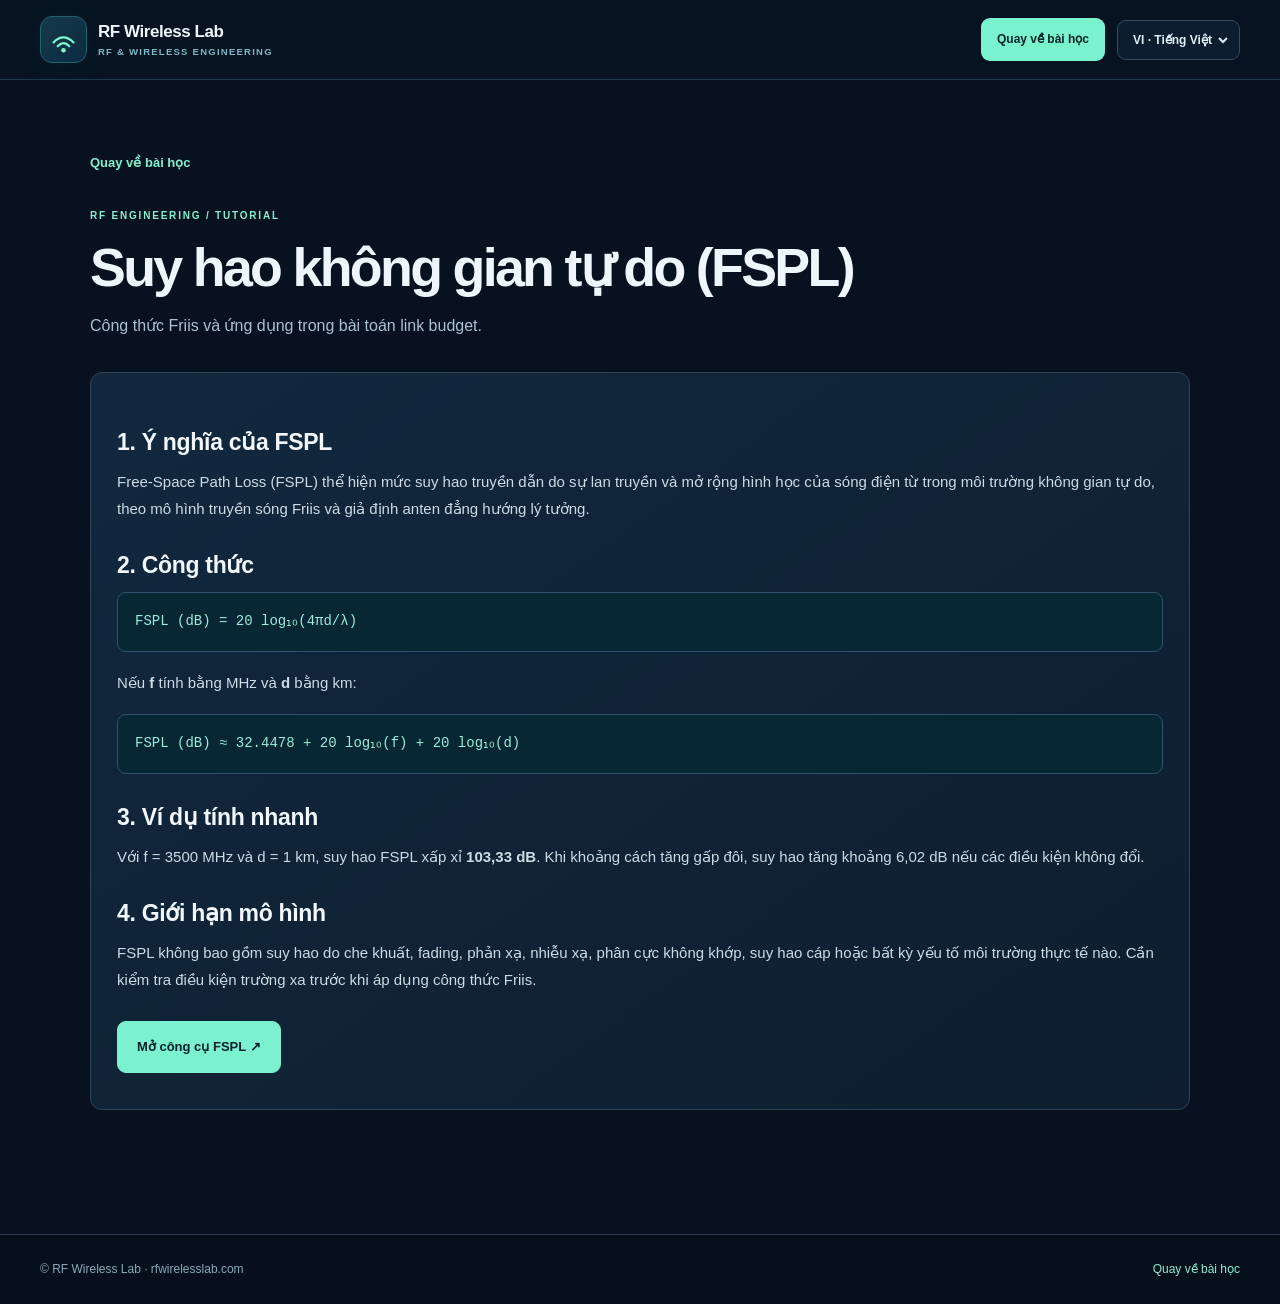
<file: lessons/fspl.html>
<!doctype html><html lang="vi"><head><meta charset="utf-8"><meta name="viewport" content="width=device-width,initial-scale=1"><title>Suy hao không gian tự do (FSPL) | RF Wireless Lab</title><link rel="icon" type="image/svg+xml" href="../favicon.svg"><link rel="stylesheet" href="../assets/style.css"><script defer src="../assets/i18n.js"></script></head><body data-page="lesson"><header class="topbar page-topbar"><div class="shell nav-row"><a href="../" class="brand"><span class="brand-symbol"><svg viewBox="0 0 42 42" fill="none"><path d="M9 24.5c8-8 16-8 24 0M14 29c5-5 9-5 14 0" stroke="#81F7CF" stroke-width="2.6" stroke-linecap="round"/><circle cx="21" cy="34" r="2.7" fill="#81F7CF"/></svg></span><span class="brand-words"><strong>RF Wireless Lab</strong><small>RF &amp; Wireless Engineering</small></span></a><div class="nav-actions" style="margin-left:auto"><a class="nav-cta" href="../#lessons" data-i18n="nav.backLessons">Quay về bài học</a><div class="language-control"><select data-lang-switch aria-label="Display language"><option value="vi">VI · Tiếng Việt</option><option value="en">EN · English</option><option value="zh">中文 · 简体</option></select></div></div></div></header><main class="content-page"><a href="../#lessons" class="back-link" data-i18n="nav.backLessons">Quay về bài học</a><div class="page-label">RF ENGINEERING / TUTORIAL</div><h1 data-page-title data-i18n="article.fspl.title">Suy hao không gian tự do (FSPL)</h1><p class="page-lead" data-i18n="article.fspl.lead">Công thức Friis và ứng dụng trong bài toán link budget.</p><article class="panel prose">
<div data-lang-section="vi"><h2>1. Ý nghĩa của FSPL</h2><p>Free-Space Path Loss (FSPL) thể hiện mức suy hao truyền dẫn do sự lan truyền và mở rộng hình học của sóng điện từ trong môi trường không gian tự do, theo mô hình truyền sóng Friis và giả định anten đẳng hướng lý tưởng.</p><h2>2. Công thức</h2><div class="formula">FSPL (dB) = 20 log₁₀(4πd/λ)</div><p>Nếu <strong>f</strong> tính bằng MHz và <strong>d</strong> bằng km:</p><div class="formula">FSPL (dB) ≈ 32.4478 + 20 log₁₀(f) + 20 log₁₀(d)</div><h2>3. Ví dụ tính nhanh</h2><p>Với f = 3500 MHz và d = 1 km, suy hao FSPL xấp xỉ <strong>103,33 dB</strong>. Khi khoảng cách tăng gấp đôi, suy hao tăng khoảng 6,02 dB nếu các điều kiện không đổi.</p><h2>4. Giới hạn mô hình</h2><p>FSPL không bao gồm suy hao do che khuất, fading, phản xạ, nhiễu xạ, phân cực không khớp, suy hao cáp hoặc bất kỳ yếu tố môi trường thực tế nào. Cần kiểm tra điều kiện trường xa trước khi áp dụng công thức Friis.</p><a class="button button-main" href="../tools/fspl.html">Mở công cụ FSPL ↗</a></div>
<div data-lang-section="en" hidden><h2>1. What does FSPL mean?</h2><p>Free-Space Path Loss (FSPL) quantifies transmission loss associated with the geometric spreading of electromagnetic waves under the ideal free-space assumptions of the Friis transmission model.</p><h2>2. Equations</h2><div class="formula">FSPL (dB) = 20 log₁₀(4πd/λ)</div><p>When <strong>f</strong> is in MHz and <strong>d</strong> in km:</p><div class="formula">FSPL (dB) ≈ 32.4478 + 20 log₁₀(f) + 20 log₁₀(d)</div><h2>3. Worked example</h2><p>At f = 3500 MHz and d = 1 km, FSPL is approximately <strong>103.33 dB</strong>. Doubling the distance adds roughly 6.02 dB of path loss when other conditions remain unchanged.</p><h2>4. Model limitations</h2><p>FSPL excludes blockage, fading, reflections, diffraction, polarization mismatch, cable losses, and real-world environmental effects. Check far-field conditions before applying the Friis equation.</p><a class="button button-main" href="../tools/fspl.html">Open FSPL tool ↗</a></div>
<div data-lang-section="zh" hidden><h2>1. FSPL 的物理意义</h2><p>自由空间路径损耗（FSPL）描述在 Friis 传输模型所假设的理想自由空间条件下，电磁波传播时因几何扩散造成的传输损耗。</p><h2>2. 计算公式</h2><div class="formula">FSPL (dB) = 20 log₁₀(4πd/λ)</div><p>当频率 <strong>f</strong> 的单位为 MHz、距离 <strong>d</strong> 的单位为 km 时：</p><div class="formula">FSPL (dB) ≈ 32.4478 + 20 log₁₀(f) + 20 log₁₀(d)</div><h2>3. 计算示例</h2><p>当 f = 3500 MHz、d = 1 km 时，FSPL 约为 <strong>103.33 dB</strong>。若其他条件不变，距离加倍时，路径损耗增加约 6.02 dB。</p><h2>4. 模型限制</h2><p>FSPL 不包含遮挡、衰落、反射、衍射、极化失配、线缆损耗以及实际环境造成的附加损耗。使用 Friis 公式前应先确认满足远场条件。</p><a class="button button-main" href="../tools/fspl.html">打开 FSPL 工具 ↗</a></div></article></main><footer class="plain-footer"><div class="shell"><span>© RF Wireless Lab · rfwirelesslab.com</span><a href="../#lessons" data-i18n="nav.backLessons">Quay về bài học</a></div></footer></body></html>
</file>
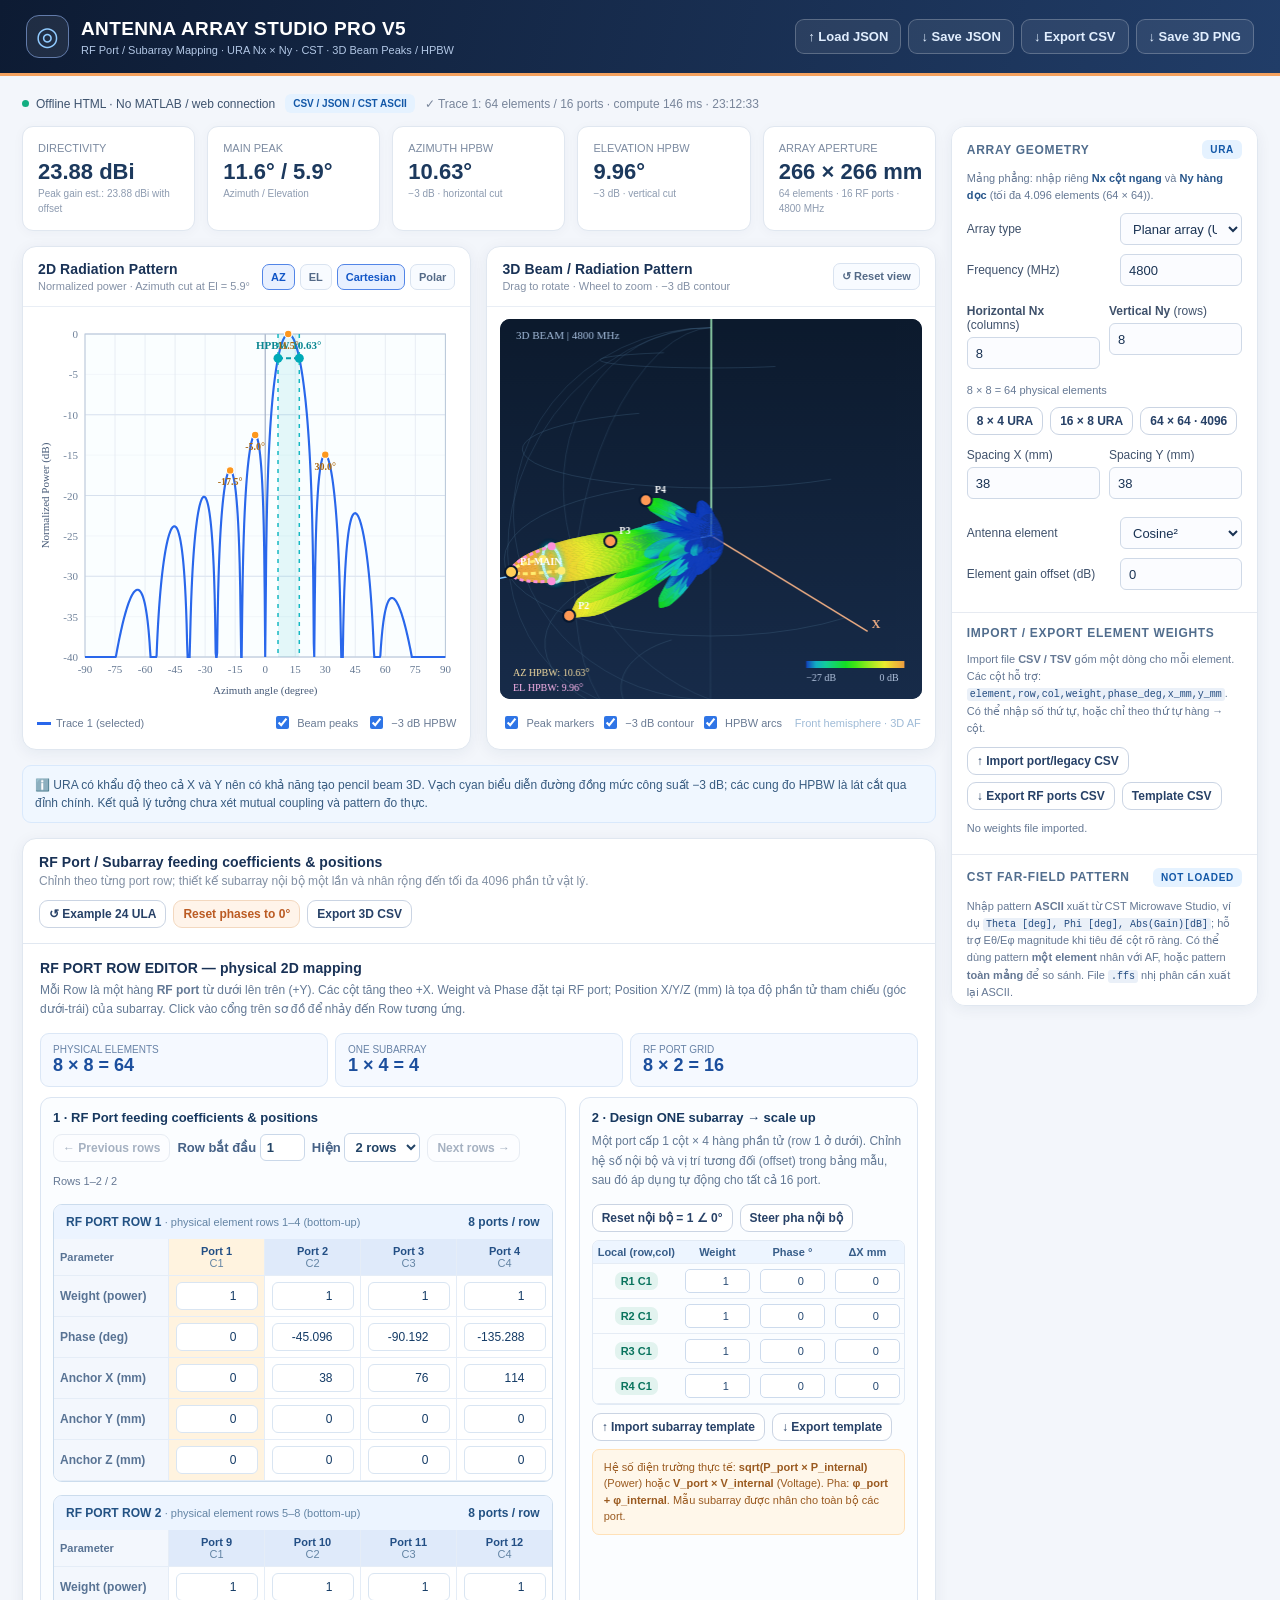
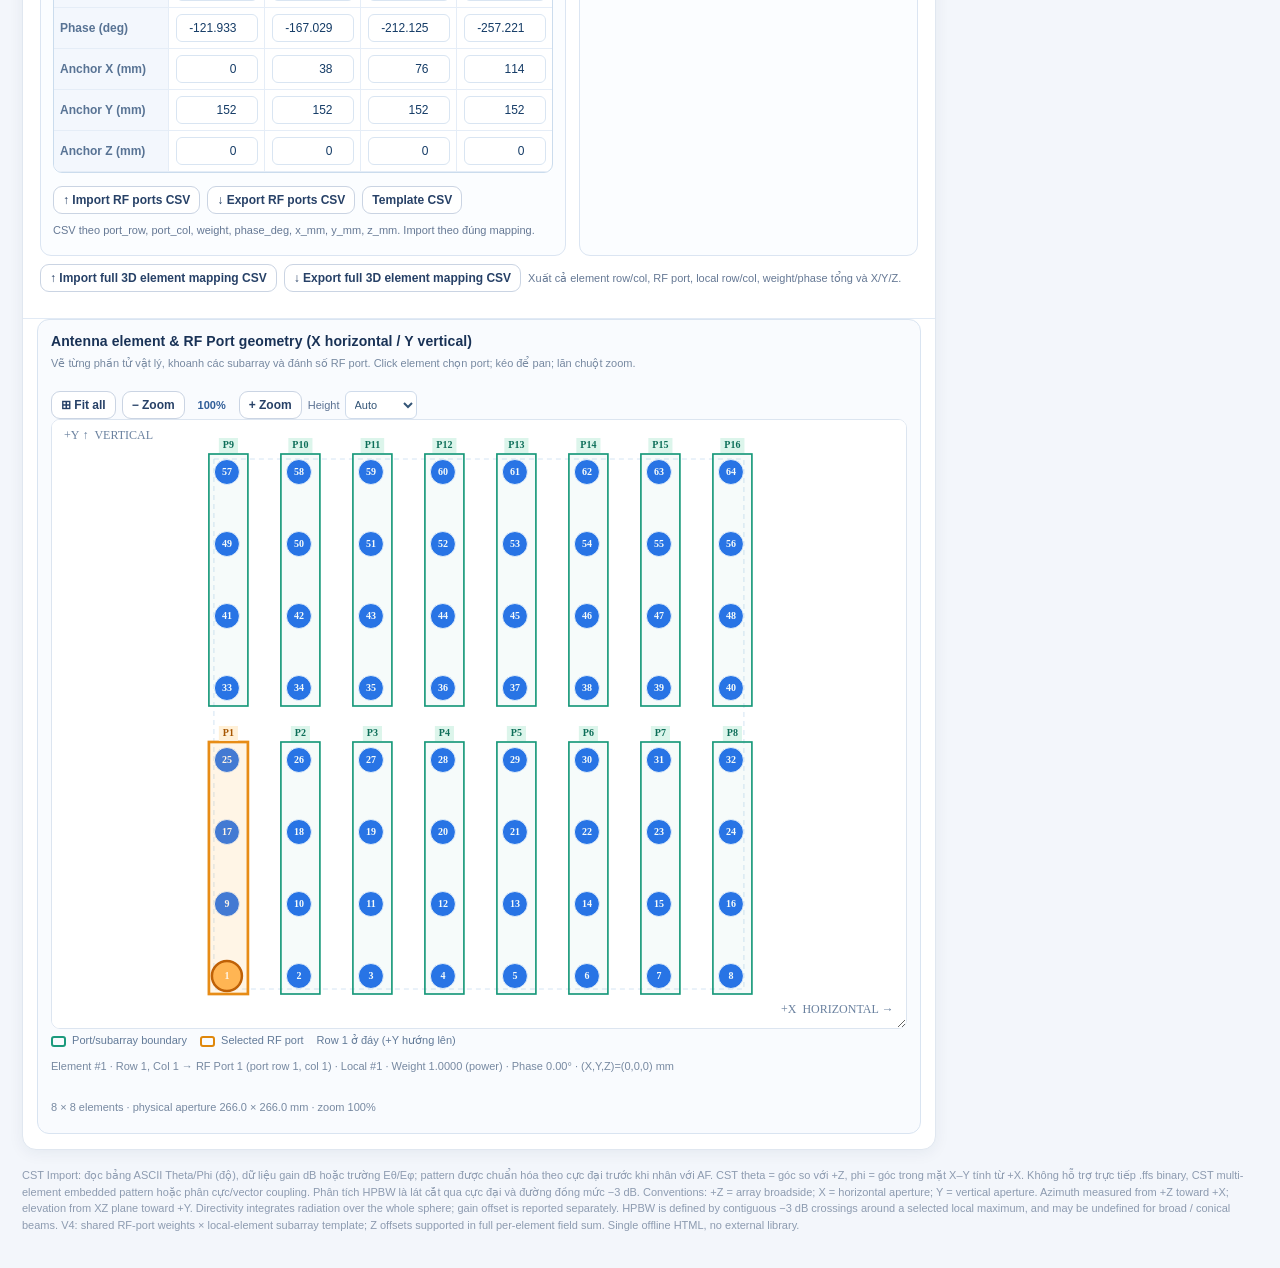
<file: tools/antenna-array-studio-pro-v5.html>
<!doctype html>
<html lang="vi">
<head>
<meta charset="UTF-8"><meta name="viewport" content="width=device-width,initial-scale=1">
<meta name="color-scheme" content="light">
<title>Antenna Array Studio PRO V5 · Compact Web Layout · 4096 Elements</title>
<style>
:root{--navy:#101d36;--navy2:#192c4f;--ink:#18253c;--muted:#6e7c91;--line:#dbe3ee;--bg:#f3f6fb;--blue:#2868e8;--cyan:#00b8d4;--orange:#e87936;--soft:#f6f9fd;--radius:14px}
*{box-sizing:border-box}body{margin:0;background:var(--bg);font-family:Inter,"Segoe UI",Arial,sans-serif;color:var(--ink);font-size:13px}button,input,select{font:inherit}button{cursor:pointer}button:disabled{opacity:.4;cursor:default}.topbar{background:linear-gradient(105deg,#0d1b33,#213d68);color:white;display:flex;align-items:center;justify-content:space-between;padding:15px 26px;gap:14px;border-bottom:3px solid #f4a15e}.brand{display:flex;gap:12px;align-items:center}.logo{width:43px;height:43px;border:1px solid #627baa;border-radius:13px;display:grid;place-items:center;background:#ffffff13;font-size:26px;color:#91cbff}.brand strong{font-size:19px;letter-spacing:.4px}.brand small{display:block;color:#b2c7e5;font-size:11px;margin-top:4px}.header-actions{display:flex;align-items:center;gap:7px;flex-wrap:wrap}.btn{border:1px solid #cad4e3;background:#fff;color:#274167;border-radius:9px;padding:9px 12px;font-weight:650;white-space:nowrap;transition:.15s}.btn:hover{background:#ecf3ff;border-color:#87a8dd}.btn.dark{background:#ffffff13;color:#e1eefe;border-color:#ffffff3a}.btn.dark:hover{background:#ffffff30}.btn.primary{background:#2468ec;color:white;border-color:#2468ec}.btn.primary:hover{background:#1653ce}.btn.warn{background:#fff4ea;color:#bb5b23;border-color:#f3d8bf}.btn.small{font-size:12px;padding:6px 9px}.btn.active{background:#dce9ff;border-color:#6a9ceb;color:#1156bd}.app{max-width:1940px;margin:auto;padding:18px 22px 35px}.statusline{margin-bottom:13px;display:flex;gap:10px;align-items:center;flex-wrap:wrap}.status-tag{display:inline-flex;align-items:center;gap:7px;color:#3e536e;font-size:12px}.status-dot{height:7px;width:7px;border-radius:50%;background:#13ae81}.hint{color:#78859a;font-size:12px}.layout{display:grid;grid-template-columns:minmax(0,1fr) 325px;gap:15px}.visuals{display:grid;grid-template-columns:minmax(0,1fr) minmax(0,1fr);gap:15px;align-content:start}.card{background:white;border:1px solid #e0e7f0;box-shadow:0 3px 15px #122c5210;border-radius:var(--radius);overflow:hidden}.cardhead{display:flex;justify-content:space-between;align-items:center;gap:10px;padding:14px 15px;border-bottom:1px solid #e9eef5;min-height:58px}.cardtitle{font-size:14px;font-weight:800;color:#193256;letter-spacing:.1px}.cardsub{font-size:11px;color:#8390a5;margin-top:3px}.toolrows{display:flex;gap:5px;align-items:center}.chip{border:1px solid #d9e3f0;background:#f8fbff;border-radius:7px;padding:6px 8px;font-weight:700;font-size:11px;color:#546a87}.chip.sel{border-color:#5285e7;background:#e8f0ff;color:#1256c7}.canvasbox{padding:12px 13px 0}.canvas2d{width:100%;height:380px;display:block;border-radius:8px}.canvas3d{width:100%;height:380px;display:block;border-radius:10px;background:#101e34;touch-action:none;cursor:grab}.canvas3d:active{cursor:grabbing}.graphfoot{min-height:50px;padding:10px 14px 13px;display:flex;flex-wrap:wrap;align-items:center;justify-content:space-between;gap:8px;color:#6a7b94;font-size:11px}.check{display:inline-flex;align-items:center;gap:5px;white-space:nowrap;cursor:pointer}.check input{accent-color:#2f75e6}.legend{display:flex;gap:12px;flex-wrap:wrap}.legend span:before{content:'';display:inline-block;width:14px;border-top:3px solid var(--trace);vertical-align:middle;margin-right:5px}.param{grid-row:span 2}.sect{padding:13px 15px;border-bottom:1px solid #e6eaf1}.sect:last-child{border-bottom:0}.sechead{display:flex;justify-content:space-between;align-items:center;gap:8px;font-size:12px;font-weight:800;color:#516d8d;text-transform:uppercase;letter-spacing:.7px;margin-bottom:11px}.field{display:grid;grid-template-columns:minmax(0,1fr) 122px;align-items:center;gap:10px;margin:9px 0}.field label{color:#3f516b;font-size:12px}.field input,.field select{width:100%;height:32px;background:#fbfcff;border:1px solid #cfd9e7;border-radius:6px;padding:5px 8px;color:#193253}.field input:focus,.field select:focus,.coeff input:focus{outline:2px solid #8db5ff;outline-offset:0}.unit{font-size:11px;color:#8796aa}.row2{display:grid;grid-template-columns:1fr 1fr;gap:9px}.row2 .field{display:block}.row2 .field label{display:block;margin-bottom:5px}.row2 .field input,.row2 .field select{width:100%}.stats{grid-column:1/-1;display:grid;grid-template-columns:repeat(5,minmax(0,1fr));gap:12px}.metric{border:1px solid #e0e7f0;background:white;padding:15px;border-radius:11px;min-width:0;box-shadow:0 2px 12px #122c5209}.metric small{display:block;color:#7c8ba1;font-size:11px;margin-bottom:5px}.metric strong{display:block;color:#1c395d;font-size:22px;font-variant-numeric:tabular-nums;white-space:nowrap}.metric em{font-style:normal;color:#8d9bb0;font-size:10px}.metric strong .deg{font-size:13px;color:#8492a3}.plot-note{grid-column:1/-1;padding:10px 12px;background:#f0f7ff;border:1px solid #d9e9fc;color:#385c81;font-size:12px;border-radius:9px;line-height:1.5}.settings-box{display:flex;gap:6px;flex-wrap:wrap}.pills{display:flex;gap:6px;flex-wrap:wrap}.pill{display:inline-flex;gap:5px;align-items:center;padding:6px 9px;border:1px solid #d6e0ef;border-radius:8px;background:#f8fbff;cursor:pointer;font-size:11px;font-weight:650}.pill input{accent-color:#2974e8}.trace-choice{display:grid;grid-template-columns:repeat(3,1fr);gap:7px}.tracebtn{height:38px;border:1px solid #dae2ee;border-radius:8px;background:#f7f9fd;font-weight:700;color:#4d6180}.tracebtn.active{background:#eaf2ff;border-color:#7ca6ec;color:#2359b9}.tracebtn .circle{width:9px;height:9px;border-radius:50%;display:inline-block;background:var(--trace);margin-right:4px}.tracebtn.has{box-shadow:inset 0 -3px var(--trace)}.readme{color:#718096;font-size:11px;line-height:1.6}.editor{margin-top:15px}.editorhead{padding:15px 16px;display:flex;justify-content:space-between;align-items:center;flex-wrap:wrap;gap:12px;border-bottom:1px solid #e1e8f1}.editorhead p{margin:4px 0 0;color:#8290a4;font-size:12px}.edit-body{padding:8px 14px 15px}.editorrow{display:grid;grid-template-columns:173px minmax(0,1fr);gap:11px;align-items:center;margin:8px 0}.rowlabel{display:flex;gap:7px;align-items:center;flex-wrap:wrap;color:#516985;font-weight:700;font-size:12px}.scrollbox{overflow-x:auto;max-width:100%;border:1px solid #dbe4ef;border-radius:7px;background:#f9fbfe}.coeff{border-collapse:collapse;table-layout:fixed;white-space:nowrap}.coeff th{background:#eaf0f8;color:#3a587c;font-size:11px;font-weight:700;height:24px;border-right:1px solid #d3e0ec;min-width:68px;padding:4px 5px}.coeff td{border-top:1px solid #dae5f1;border-right:1px solid #dae5f1;padding:3px}.coeff input{width:61px;height:28px;border:1px solid transparent;border-radius:5px;padding:2px 4px;text-align:right;background:#fff;color:#1b2d4a}.coeff input:focus{background:#fff;outline:2px solid #8db5ff}.coeff input.edited{color:#0b62d9;font-weight:700}.footer{margin-top:17px;color:#8d9bb0;font-size:11px;line-height:1.5}.axis-dl{display:flex;align-items:center;justify-content:space-between;gap:8px;flex-wrap:wrap}.badge{display:inline-flex;align-items:center;padding:4px 8px;border-radius:6px;background:#e5f2ff;color:#1257a7;font-size:10px;font-weight:750}.note3d{font-size:11px;color:#9fbbd7}.bgroup{display:flex;gap:7px;flex-wrap:wrap}.detail-list{display:grid;gap:8px}.peakitem{font-size:11px;color:#576e8a;background:#f5f9fe;padding:6px 8px;border-radius:5px;display:flex;justify-content:space-between;gap:8px}.peakitem b{color:#214f9e}.separator{border-top:1px solid #edf0f6;margin:12px 0}.plotlabel{font-size:11px;color:#4b6686}.field input[type=number]{font-variant-numeric:tabular-nums}.loading{opacity:.6;pointer-events:none}@media(max-width:1250px){.layout{grid-template-columns:1fr}.param{grid-row:auto;grid-column:1/-1;display:grid;grid-template-columns:repeat(3,minmax(0,1fr))}.param .sect{border-right:1px solid #e7ecf5}.visuals{grid-template-columns:1fr 1fr}}@media(max-width:800px){.topbar{padding:12px;align-items:flex-start;flex-direction:column}.app{padding:12px}.visuals{grid-template-columns:1fr}.stats{grid-template-columns:repeat(2,1fr)}.param{display:block}.editorrow{grid-template-columns:1fr}.canvas2d,.canvas3d{height:310px}.brand strong{font-size:16px}.metric strong{font-size:18px}}

/* Studio PRO additions */
.tipmini{color:#657894;font-size:11px;line-height:1.55;margin:4px 0}.tipmini strong{color:#27558a}.tipmini code{background:#eaf0f8;color:#244c80;padding:1px 3px;border-radius:3px;font-size:10px}.row3{display:grid;grid-template-columns:repeat(3,minmax(0,1fr));gap:6px}.row3 .field{display:block;margin:5px 0}.row3 .field label{font-size:10px;display:block;margin-bottom:3px}.arraymap-wrap{margin:0 14px 15px;border:1px solid #d9e4f1;border-radius:12px;padding:13px;background:#f9fbfe}.arraymap-sub{color:#7789a1;font-size:11px;margin:8px 0 7px}.arraycanvas{width:100%;height:220px;background:#fff;border:1px solid #dce5f0;border-radius:8px;display:block;cursor:crosshair}.toolrows{flex-wrap:wrap}.chip[data-cut]{font-size:11px;min-width:30px}.maphighlight{color:#1a60c2;font-weight:700}@media(max-width:800px){.arraycanvas{height:170px}}

/* V3: scalable true-coordinate geometry and bounded editor DOM */
.editor-pager{display:flex;align-items:center;justify-content:space-between;flex-wrap:wrap;gap:10px;padding:10px 15px;background:#f6f9fe;border-bottom:1px solid #e1e8f1;color:#2d4f79}
.pager-left{display:flex;align-items:center;gap:12px;flex-wrap:wrap}.pager-left b{font-size:12px}.pager-left span{font-size:12px}.pager-note{color:#8595aa!important;font-weight:400;font-size:11px!important}
.editor-pager label{font-weight:700;font-size:12px}.editor-pager input{width:64px;padding:5px 6px;border-radius:6px;border:1px solid #c5d5e9;background:white;text-align:center}
.arraymap-heading{display:flex;justify-content:space-between;align-items:center;gap:14px;flex-wrap:wrap}.arraymap-controls{display:flex;align-items:center;gap:6px;flex-wrap:wrap}.arraymap-controls strong{color:#2f5d98;min-width:42px;text-align:center;font-size:11px}
.mapheight-label{font-size:11px;display:inline-flex;align-items:center;gap:5px;color:#5c7293}.mapheight-label select{padding:6px 5px;border:1px solid #cfdbeb;border-radius:6px;color:#345577;background:white}
.arraymap-stage{height:420px;min-height:220px;position:relative;overflow:hidden;border:1px solid #dce5f0;border-radius:9px;background:white;resize:vertical}
.arraycanvas{height:100%!important;min-height:0!important;width:100%;border:none;border-radius:0;display:block;cursor:grab;touch-action:none}
.arraycanvas:active{cursor:grabbing}.arraymap-bottom{display:flex;align-items:center;justify-content:space-between;gap:14px;flex-wrap:wrap}
@media(max-width:800px){.arraymap-stage{height:400px}.arraymap-controls{width:100%}.editor-pager{align-items:flex-start}}

/* V4 hierarchical RF-port / subarray workflow */
.sub-panel{padding:16px 17px 18px;background:#fff;border-bottom:1px solid #e1eaf5}
.sub-intro{font-size:12px;line-height:1.6;color:#637995;margin:5px 0 14px}
.sub-summary{display:flex;flex-wrap:wrap;gap:9px;margin:10px 0}
.sub-stat{min-width:135px;flex:1;border:1px solid #dbe7f6;background:#f5f9ff;border-radius:9px;padding:10px 12px}
.sub-stat small{color:#6883a7;font-size:10px;display:block}.sub-stat strong{font-size:18px;color:#1c4f9d}
.sub-layout{display:grid;grid-template-columns:minmax(0,2fr) minmax(255px,1fr);gap:13px;margin-top:8px}
.sub-card{min-width:0;border:1px solid #dbe5f2;border-radius:11px;padding:12px;background:#fbfdff}
.sub-card h3{font-size:13px;color:#17385f;margin:0 0 7px}
.sub-tools{display:flex;gap:7px;align-items:center;flex-wrap:wrap;margin:8px 0}
.sub-tools label{font-weight:650;color:#456186}
.sub-tools input,.sub-tools select{border:1px solid #cad8e9;border-radius:6px;padding:5px 6px;background:#fff;color:#234466;max-width:88px}
.port-row{margin:10px 0 13px;border:1px solid #cbdced;border-radius:9px;background:#fff;overflow:hidden}
.port-row-title{padding:10px 12px;background:#ecf4ff;display:flex;align-items:center;justify-content:space-between;gap:8px;flex-wrap:wrap;color:#225183;font-size:12px;font-weight:800}
.port-row small{font-size:11px;font-weight:500;color:#6384a4}
.port-scroller{overflow-x:auto;max-width:100%;scrollbar-color:#a6b9d3 #edf3f9}
.port-table{border-collapse:separate;border-spacing:0;min-width:100%;font-size:12px}
.port-table th,.port-table td{border-bottom:1px solid #e5edf7;border-right:1px solid #e5edf7;padding:6px;text-align:center;white-space:nowrap}
.port-table thead th{background:#dfeafa;color:#234f85;font-size:11px;position:sticky;top:0;z-index:1}
.port-table .side{background:#f3f7fd;color:#587394;min-width:115px;text-align:left;font-weight:750;position:sticky;left:0;z-index:2}
.port-table td{min-width:105px}.port-table input{min-width:88px;width:90px;border:1px solid #d9e5f2;background:#fff;padding:6px 5px;border-radius:6px;text-align:right;color:#143b66}
.port-table input:focus,.template-table input:focus{outline:2px solid #91baff}
.port-table th.port-selected,.port-table td.port-selected{background:#fff3df!important}
.template-scroll{max-height:330px;overflow:auto;border:1px solid #e1eaf5;border-radius:7px}
.template-table{width:100%;border-collapse:collapse;font-size:11px}
.template-table td,.template-table th{border-bottom:1px solid #e5ecf5;padding:5px;text-align:center;white-space:nowrap}
.template-table th{position:sticky;top:0;background:#edf5ff;color:#375d89}
.template-table input{width:65px;border:1px solid #cddbed;border-radius:5px;padding:5px;text-align:right;color:#274a73}
.template-table .internal-mark{background:#e2f3ef;border-radius:7px;padding:3px 6px;color:#09735d;font-weight:800}
.sub-empty{padding:15px;color:#7088a2}
.map-port-legend{display:flex;gap:13px;flex-wrap:wrap;font-size:11px;color:#627a98;margin:5px 0}
.map-port-legend i{display:inline-block;vertical-align:middle;width:15px;height:11px;border:2px solid #1c9a7d;margin-right:3px;border-radius:3px}
.warning-inline{padding:9px 11px;border-radius:7px;background:#fff7ea;color:#9a5a20;font-size:11px;line-height:1.5;border:1px solid #ffe1b8}
@media(max-width:1000px){.sub-layout{grid-template-columns:1fr}}


/* V5 COMPACT LAYOUT: charts + RF editor in one continuous left workspace */
.layout{align-items:start;grid-template-columns:minmax(0,1fr) clamp(300px,24vw,355px)}
.visuals{min-width:0;align-content:start;grid-auto-flow:row}
.visuals > .editor{grid-column:1/-1;min-width:0;margin-top:0;align-self:start}
.visuals > .plot-note{margin:0}
.param{grid-row:auto;min-width:0;align-self:start}
.editor .sub-layout{grid-template-columns:minmax(0,1.55fr) minmax(238px,1fr)}
.editor .sub-card{min-width:0}
.editor .sub-summary{gap:7px}
.editor .sub-stat{min-width:100px}
.editor .port-table td{min-width:96px}
.editor .port-table input{width:82px;min-width:76px}
@media(min-width:1251px){
 .param{position:sticky;top:10px;max-height:calc(100vh - 20px);overflow-y:auto;overscroll-behavior:contain;scrollbar-color:#b6c9e0 #f1f5fa}
}
@media(max-width:1250px){
 .layout{grid-template-columns:minmax(0,1fr)}
 .param{grid-row:auto;max-height:none;overflow:visible;position:static;order:initial}
 .visuals{grid-template-columns:minmax(0,1fr) minmax(0,1fr)}
}
@media(max-width:950px){
 .editor .sub-layout{grid-template-columns:1fr}
}
@media(max-width:800px){
 .visuals{grid-template-columns:minmax(0,1fr)}
 .visuals > .editor{grid-column:1}
 .editor .sub-layout{grid-template-columns:1fr}
}


/* Keep plotting/parameter controls usable on laptop and narrow screens */
@media (min-width:1051px) and (max-width:1250px){
 .layout{grid-template-columns:minmax(0,1fr) 305px}
 .param{display:block;grid-row:auto;grid-column:auto;position:sticky;top:8px;max-height:calc(100vh - 16px);overflow-y:auto;overscroll-behavior:contain}
 .visuals{grid-template-columns:repeat(2,minmax(0,1fr))}
 .editor .sub-layout{grid-template-columns:1fr}
}
@media (max-width:1050px){
 .layout{display:flex;flex-direction:column}
 .param{order:0;display:grid;grid-template-columns:repeat(2,minmax(0,1fr));width:100%;max-height:none;position:static;overflow:visible}
 .visuals{order:1;width:100%}
 .param .sect{border-right:1px solid #e7ecf5}
}
@media (max-width:800px){
 .param{display:block}
}

</style>
</head>
<body>
<header class="topbar"><div class="brand"><div class="logo">◎</div><div><strong>ANTENNA ARRAY STUDIO PRO V5</strong><small>RF Port / Subarray Mapping · URA Nx × Ny · CST · 3D Beam Peaks / HPBW</small></div></div><div class="header-actions"><button class="btn dark" id="loadCfg">↑ Load JSON</button><button class="btn dark" id="saveCfg">↓ Save JSON</button><button class="btn dark" id="saveCsv">↓ Export CSV</button><button class="btn dark" id="savePng">↓ Save 3D PNG</button><input id="fileInput" type="file" accept=".json,application/json" hidden></div></header>
<main class="app">
<div class="statusline"><span class="status-tag"><span class="status-dot"></span> Offline HTML · No MATLAB / web connection</span><span class="badge">CSV / JSON / CST ASCII</span><span class="hint" id="calcStatus">Sẵn sàng tính toán</span></div>
<div class="layout">
<section class="visuals">
<div class="stats">
  <div class="metric"><small>DIRECTIVITY</small><strong id="outD">—</strong><em>3D power integration · dBi</em></div>
  <div class="metric"><small>MAIN PEAK</small><strong id="outPeak">—</strong><em>Azimuth / Elevation</em></div>
  <div class="metric"><small>AZIMUTH HPBW</small><strong id="outAzBw">—</strong><em>−3 dB · horizontal cut</em></div>
  <div class="metric"><small>ELEVATION HPBW</small><strong id="outElBw">—</strong><em>−3 dB · vertical cut</em></div>
  <div class="metric"><small>ARRAY APERTURE</small><strong id="outSize">—</strong><em id="outCount">Element geometry</em></div>
</div>
<div class="card"><div class="cardhead"><div><div class="cardtitle">2D Radiation Pattern</div><div class="cardsub" id="cutDetails">Normalized power · Azimuth cut</div></div><div class="toolrows"><button class="chip sel" data-cut="az">AZ</button><button class="chip" data-cut="el">EL</button><button class="chip sel" data-plot="cart">Cartesian</button><button class="chip" data-plot="polar">Polar</button></div></div>
<div class="canvasbox"><canvas id="plot2d" class="canvas2d"></canvas></div><div class="graphfoot"><div class="legend" id="traceLegend"></div><div class="axis-dl"><label class="check"><input type="checkbox" id="show2dPeaks" checked> Beam peaks</label><label class="check"><input type="checkbox" id="show2dBw" checked> −3 dB HPBW</label></div></div></div>
<div class="card"><div class="cardhead"><div><div class="cardtitle">3D Beam / Radiation Pattern</div><div class="cardsub">Drag to rotate · Wheel to zoom · −3 dB contour</div></div><div class="toolrows"><button id="resetCamera" class="chip">↺ Reset view</button></div></div><div class="canvasbox"><canvas id="plot3d" class="canvas3d"></canvas></div><div class="graphfoot"><div class="settings-box"><label class="check"><input type="checkbox" id="show3dPeaks" checked> Peak markers</label><label class="check"><input type="checkbox" id="show3dContour" checked> −3 dB contour</label><label class="check"><input type="checkbox" id="show3dBw" checked> HPBW arcs</label></div><div class="note3d">Front hemisphere · 3D AF</div></div></div>
<div class="plot-note" id="physicsNote">Đang khởi tạo...</div>
<section class="card editor"><div class="editorhead"><div><div class="cardtitle">RF Port / Subarray feeding coefficients & positions</div><p>Chỉnh theo từng port row; thiết kế subarray nội bộ một lần và nhân rộng đến tối đa 4096 phần tử vật lý.</p></div><div class="bgroup"><button class="btn small" id="restoreDefault">↺ Example 24 ULA</button><button class="btn small warn" id="clearPhase">Reset phases to 0°</button><button class="btn small" id="export3dCsv">Export 3D CSV</button></div></div><div id="legacyEditor" style="display:none"><div class="editor-pager"><div class="pager-left"><b>Per-element editor</b><span id="editPageStatus">Elements 1–128</span><span class="pager-note">Nhập trực tiếp theo trang · CSV import/export áp dụng cho toàn bộ phần tử</span></div><div class="bgroup"><button class="btn small" id="pagePrev">← Previous</button><label>Page <input id="editPageNumber" type="number" min="1" value="1" aria-label="Editor page" /></label><span id="editPageTotal">/ 1</span><button class="btn small" id="pageNext">Next →</button></div></div><div class="edit-body"><div class="editorrow"><div class="rowlabel">① Magnitude <span class="unit" id="magnitudeType">Power</span></div><div class="scrollbox" id="amplitudeTable"></div></div><div class="editorrow"><div class="rowlabel">② Phase delay <span class="unit">degree (°)</span></div><div class="scrollbox" id="phaseTable"></div></div><div class="editorrow"><div class="rowlabel">③ Position X <span class="unit">mm</span></div><div class="scrollbox" id="posXTable"></div></div><div class="editorrow" id="positionYRow" style="display:none"><div class="rowlabel">④ Position Y <span class="unit">mm · vertical</span></div><div class="scrollbox" id="posYTable"></div></div></div></div>
<div class="sub-panel">
 <div class="cardtitle">RF PORT ROW EDITOR — physical 2D mapping</div>
 <p class="sub-intro">Mỗi Row là một hàng <b>RF port</b> từ dưới lên trên (+Y). Các cột tăng theo +X. Weight và Phase đặt tại RF port; Position X/Y/Z (mm) là tọa độ phần tử tham chiếu (góc dưới-trái) của subarray. Click vào cổng trên sơ đồ để nhảy đến Row tương ứng.</p>
 <div class="sub-summary" id="portStats"></div>
 <div class="sub-layout"><div class="sub-card">
 <h3>1 · RF Port feeding coefficients &amp; positions</h3>
 <div class="sub-tools"><button class="btn small" id="portPrev">← Previous rows</button><label>Row bắt đầu <input type="number" min="1" id="portFirstRow" value="1"></label><label>Hiện <select id="portRowsShown"><option value="1">1 row</option><option value="2" selected>2 rows</option><option value="4">4 rows</option></select></label><button class="btn small" id="portNext">Next rows →</button><span id="portRowInfo" class="tipmini"></span></div>
 <div id="portRowEditor"></div>
 <div class="sub-tools"><button class="btn small" id="importPortCsv">↑ Import RF ports CSV</button><button class="btn small" id="exportPortCsv">↓ Export RF ports CSV</button><button class="btn small" id="downloadPortTemplate">Template CSV</button></div>
 <div id="portImportStatus" class="tipmini">CSV theo port_row, port_col, weight, phase_deg, x_mm, y_mm, z_mm. Import theo đúng mapping.</div>
 <input type="file" id="portCsvFile" accept=".csv,.txt,.tsv" hidden>
 </div><div class="sub-card">
 <h3>2 · Design ONE subarray → scale up</h3>
 <div id="subTemplateInfo" class="sub-intro"></div>
 <div class="sub-tools"><button class="btn small" id="resetTemplate">Reset nội bộ = 1 ∠ 0°</button><button class="btn small" id="internalSteer">Steer pha nội bộ</button></div>
 <div class="template-scroll" id="subTemplateEditor"></div>
 <div class="sub-tools"><button class="btn small" id="importTemplateCsv">↑ Import subarray template</button><button class="btn small" id="exportTemplateCsv">↓ Export template</button></div>
 <div class="warning-inline">Hệ số điện trường thực tế: <b>sqrt(P_port × P_internal)</b> (Power) hoặc <b>V_port × V_internal</b> (Voltage). Pha: <b>φ_port + φ_internal</b>. Mẫu subarray được nhân cho toàn bộ các port.</div>
 <input type="file" id="templateCsvFile" accept=".csv,.txt,.tsv" hidden>
 </div></div>
 <div class="sub-tools"><button class="btn small" id="importPhysicalCsv">↑ Import full 3D element mapping CSV</button><button class="btn small" id="exportPhysicalCsv">↓ Export full 3D element mapping CSV</button><input type="file" id="physicalCsvFile" accept=".csv,.txt,.tsv" hidden><span class="tipmini">Xuất cả element row/col, RF port, local row/col, weight/phase tổng và X/Y/Z.</span></div>
 </div>
<div class="arraymap-wrap"><div class="arraymap-heading"><div><div class="cardtitle">Antenna element & RF Port geometry (X horizontal / Y vertical)</div><p class="arraymap-sub">Vẽ từng phần tử vật lý, khoanh các subarray và đánh số RF port. Click element chọn port; kéo để pan; lăn chuột zoom.</p></div><div class="arraymap-controls"><button class="btn small" id="mapFit">⊞ Fit all</button><button class="btn small" id="mapZoomOut">− Zoom</button><strong id="mapZoomLabel">100%</strong><button class="btn small" id="mapZoomIn">+ Zoom</button><label class="mapheight-label">Height <select id="mapHeight"><option value="auto" selected>Auto</option><option value="420">420 px</option><option value="640">640 px</option><option value="900">900 px</option><option value="1200">1200 px</option></select></label></div></div><div id="arrayMapStage" class="arraymap-stage"><canvas id="arrayCanvas" class="arraycanvas"></canvas></div><div class="map-port-legend"><span><i></i> Port/subarray boundary</span><span><i style="border-color:#df870b"></i> Selected RF port</span><span>Row 1 ở đáy (+Y hướng lên)</span></div><div class="arraymap-bottom"><div id="selectedElement" class="arraymap-sub">Click an element</div><span class="arraymap-sub" id="mapScaleInfo">Fit-to-view</span></div></div></section>
</section>
<aside class="card param">
<div class="sect"><div class="sechead">Array geometry <span class="badge" id="geometryBadge">ULA</span></div><div class="tipmini">Mảng phẳng: nhập riêng <strong>Nx cột ngang</strong> và <strong>Ny hàng dọc</strong> (tối đa 4.096 elements (64 × 64)).</div>
<div class="field"><label for="arrayType">Array type</label><select id="arrayType"><option value="linear">Linear array (ULA)</option><option value="planar">Planar array (URA)</option></select></div>
<div class="field"><label for="freq">Frequency (MHz)</label><input id="freq" type="number" min="1" max="100000" step="100" value="4800"></div>
<div id="linearFields"><div class="field"><label for="count">Number of elements</label><input id="count" type="number" min="2" max="4096" step="1" value="24"></div></div>
<div id="planarFields" style="display:none"><div class="row2"><div class="field"><label for="nx"><b>Horizontal Nx</b> (columns)</label><input id="nx" type="number" min="1" max="64" value="8"></div><div class="field"><label for="ny"><b>Vertical Ny</b> (rows)</label><input id="ny" type="number" min="1" max="64" value="4"></div></div><div class="tipmini" id="totalElements">Nx × Ny = 32 elements</div></div><div class="bgroup" style="margin:8px 0 4px"><button class="btn small" id="example8x4">8 × 4 URA</button><button class="btn small" id="example16x8">16 × 8 URA</button><button class="btn small" id="example64x64">64 × 64 · 4096</button></div>
<div class="row2"><div class="field"><label for="dx">Spacing X (mm)</label><input id="dx" type="number" min="0.1" step="1" value="38"></div><div class="field"><label for="dy">Spacing Y (mm)</label><input id="dy" type="number" min="0.1" step="1" value="38"></div></div>
<div class="field"><label for="elementPattern">Antenna element</label><select id="elementPattern"><option value="omni">Omnidirectional</option><option value="cos1">Cosine</option><option value="cos2" selected>Cosine²</option><option value="cos4">Cosine⁴</option><option value="cst">Imported CST pattern</option></select></div>
<div class="field"><label for="gain">Element gain offset (dB)</label><input id="gain" type="number" value="0" step="0.5"></div></div>
<div class="sect"><div class="sechead">Import / export element weights</div>
 <div class="tipmini">Import file <b>CSV / TSV</b> gồm một dòng cho mỗi element. Các cột hỗ trợ: <code>element,row,col,weight,phase_deg,x_mm,y_mm</code>. Có thể nhập số thứ tự, hoặc chỉ theo thứ tự hàng → cột.</div>
 <div class="bgroup" style="margin:10px 0"><button class="btn small" id="importWeights">↑ Import weights CSV</button><button class="btn small" id="exportWeights">↓ Export weights CSV</button><button class="btn small" id="sampleWeights">Template CSV</button></div>
 <div class="tipmini" id="weightsStatus">No weights file imported.</div>
 <input type="file" id="weightsFile" accept=".csv,.tsv,.txt, text/csv, text/plain" hidden>
 </div>
 <div class="sect"><div class="sechead">CST far-field pattern <span id="cstBadge" class="badge">Not loaded</span></div>
 <div class="tipmini">Nhập pattern <b>ASCII</b> xuất từ CST Microwave Studio, ví dụ <code>Theta [deg], Phi [deg], Abs(Gain)[dB]</code>; hỗ trợ Eθ/Eφ magnitude khi tiêu đề cột rõ ràng. Có thể dùng pattern <b>một element</b> nhân với AF, hoặc pattern <b>toàn mảng</b> để so sánh. File <code>.ffs</code> nhị phân cần xuất lại ASCII.</div>
 <div class="field"><label>CST pattern role</label><select id="cstRole"><option value="element">Single element × Array Factor</option><option value="total">Full-array CST reference only</option></select></div><div class="field"><label>Column mapping</label><select id="cstColumns"><option value="auto">Auto detect headers</option><option value="manual">Manual columns</option></select></div>
 <div id="manualCst" style="display:none"><div class="row3"><div class="field"><label>Theta col #</label><input type="number" id="cstThetaCol" value="1" min="1"></div><div class="field"><label>Phi col #</label><input type="number" id="cstPhiCol" value="2" min="1"></div><div class="field"><label>Value col #</label><input type="number" id="cstValueCol" value="3" min="1"></div></div><div class="field"><label>Value units</label><select id="cstUnits"><option value="db">Gain / directivity dB</option><option value="field">Field amplitude linear</option><option value="power">Power linear</option></select></div></div>
 <div class="bgroup" style="margin:10px 0"><button class="btn small" id="importCst">↑ Import CST TXT</button><button class="btn small" id="clearCst">Clear pattern</button><button class="btn small" id="sampleCst">CST example</button></div>
 <div class="tipmini" id="cstStatus" role="status">No CST pattern · using built-in analytical element pattern.</div>
 <input type="file" id="cstFile" accept=".txt,.csv,.dat,.ffe,.ffs,text/plain" hidden>
 </div>
 <div class="sect" id="subarraySettings"><div class="sechead">RF PORT / SUBARRAY <span class="badge" id="portBadge">1 element/port</span></div>
 <div class="tipmini">Chia mảng thành các khối liên tiếp. Mỗi RF port cấp một subarray có <b>Sub X × Sub Y</b> phần tử, dùng chung weight và phase cấp RF. Các phần tử nội bộ có cấu hình riêng trong mẫu subarray bên dưới.</div>
 <div class="row2"><div class="field"><label for="subX">Elements / port · horizontal</label><input type="number" id="subX" min="1" max="64" value="1"></div><div class="field"><label for="subY">Elements / port · vertical</label><input type="number" id="subY" min="1" max="64" value="1"></div></div>
 <div class="tipmini" id="subRule">Nx và Ny phải chia hết cho số phần tử mỗi subarray.</div>
 <div class="bgroup" style="margin-top:10px"><button class="btn small active" id="example8x8sub">Example 8 × 8 · subarray 1 × 4</button><button class="btn small" id="applySubConfig">Apply subarray grouping</button></div></div>
<div class="sect"><div class="sechead">Feeding coefficients</div><div class="field"><label for="ampPreset">Magnitude taper</label><select id="ampPreset"><option value="uniform">Uniform</option><option value="hamming">Hamming</option><option value="hann">Hann</option><option value="binomial">Binomial</option><option value="custom">Custom</option></select></div><div class="field"><label for="ampMode">Magnitude type</label><select id="ampMode"><option value="power">Power</option><option value="voltage">Voltage / field</option></select></div><div class="field"><label for="phasePreset">Phase distribution</label><select id="phasePreset"><option value="custom">Custom</option><option value="uniform">Uniform (0°)</option><option value="progressive">Progressive</option><option value="pairs">Pairwise 180°</option><option value="steer">Beam steering</option></select></div><div class="field"><label for="phaseStep">Phase step (deg)</label><input id="phaseStep" type="number" value="0" step="10"></div><div class="row2"><div class="field"><label for="steerAz">Steer azimuth (°)</label><input id="steerAz" type="number" value="0" min="-89" max="89" step="1"></div><div class="field"><label for="steerEl">Steer elevation (°)</label><input id="steerEl" type="number" value="0" min="-89" max="89" step="1"></div></div><button class="btn" id="applyPreset" style="width:100%;margin-top:7px">Apply taper / phase presets</button></div>
<div class="sect"><div class="sechead">Comparison traces</div><div class="trace-choice"><button class="tracebtn active has" data-trace="0" style="--trace:#2967eb"><span class="circle"></span>Trace 1</button><button class="tracebtn" data-trace="1" style="--trace:#e65b58"><span class="circle"></span>Trace 2</button><button class="tracebtn" data-trace="2" style="--trace:#16a982"><span class="circle"></span>Trace 3</button></div><div class="bgroup" style="margin-top:9px"><button class="btn small" id="clearTrace">Delete selected trace</button><button class="btn small" id="clearAll">Clear all traces</button></div><div class="readme" style="margin-top:9px">Chọn Trace, chỉnh cấu hình rồi nhấn Calculate để lưu đường bức xạ tại vị trí đó. 3D hiển thị Trace đang chọn.</div></div>
<div class="sect"><div class="sechead">Calculate</div><button class="btn primary" id="calc" style="width:100%;padding:13px;font-size:14px">⚡ CALCULATE ARRAY FACTOR</button><div class="readme" id="accuracyNote" style="margin-top:9px">Theoretical AF · no mutual coupling or embedded element pattern.</div></div>
<div class="sect"><div class="sechead">Beam peaks (selected trace)</div><div class="detail-list" id="peaksList"><div class="peakitem">Not calculated yet</div></div></div>
</aside></div>

<div class="footer">CST Import: đọc bảng ASCII Theta/Phi (độ), dữ liệu gain dB hoặc trường Eθ/Eφ; pattern được chuẩn hóa theo cực đại trước khi nhân với AF. CST theta = góc so với +Z, phi = góc trong mặt X–Y tính từ +X. Không hỗ trợ trực tiếp .ffs binary, CST multi-element embedded pattern hoặc phân cực/vector coupling. Phân tích HPBW là lát cắt qua cực đại và đường đồng mức −3 dB. Conventions: +Z = array broadside; X = horizontal aperture; Y = vertical aperture. Azimuth measured from +Z toward +X; elevation from XZ plane toward +Y. Directivity integrates radiation over the whole sphere; gain offset is reported separately. HPBW is defined by contiguous −3 dB crossings around a selected local maximum, and may be undefined for broad / conical beams. V4: shared RF-port weights × local-element subarray template; Z offsets supported in full per-element field sum. Single offline HTML, no external library.</div>
</main>
<script>
'use strict';
/* Antenna Array Studio – standalone browser-based array-factor calculator.
   Uses no external dependencies. Electric-field AF: sum_i a_i exp(j (phi_i + k dot(r_i,u))).
   Angle convention u=(cos(el)sin(az), sin(el), cos(el)cos(az)).
   Full-sphere integration: D=4pi Umax / integral(U dOmega). */
const $=id=>document.getElementById(id), RAD=Math.PI/180, C0=299792458;
const colors=['#2967eb','#e65b58','#16a982'];
const state={elements:[],traces:[null,null,null],current:0,view:'cart',camera:{yaw:-1.05,pitch:.36,zoom:1},last:null,renderTime:0};
function nVal(id,def=0){let x=Number($(id).value);return Number.isFinite(x)?x:def}
function clamp(x,a,b){return Math.max(a,Math.min(b,x))}
function el(id,value){$(id).textContent=value}
function errText(msg){el('calcStatus',msg)}
function getControls(){
 let type=$('arrayType').value,nx=clamp(Math.round(nVal('nx',8)),1,64),ny=clamp(Math.round(nVal('ny',4)),1,64);
 let n=type==='linear'?clamp(Math.round(nVal('count',24)),2,4096):nx*ny;
 if(type==='linear'){nx=n;ny=1;}
 let sx=clamp(Math.round(nVal('subX',1)),1,nx),sy=type==='linear'?1:clamp(Math.round(nVal('subY',1)),1,ny);
 if(n>4096)throw Error('Tối đa 4096 phần tử vật lý.');
 if(nx%sx||ny%sy)throw Error(`Subarray ${sx}×${sy} không chia hết mảng ${nx}×${ny}. Chọn ước số phù hợp của Nx và Ny.`);
 return {type,n,nx,ny,subX:sx,subY:sy,portNx:nx/sx,portNy:ny/sy,
 freq:clamp(nVal('freq',4800),1,100000),dx:clamp(nVal('dx',38),.01,10000),dy:clamp(nVal('dy',38),.01,10000),
 elem:$('elementPattern').value,gain:nVal('gain',0),mode:$('ampMode').value,cstRole:$('cstRole').value,
 ampPreset:$('ampPreset').value,phasePreset:$('phasePreset').value,phaseStep:nVal('phaseStep',0),steerAz:nVal('steerAz',0),steerEl:nVal('steerEl',0)};
}
function makeElements(cfg,keep=false){let old=state.elements, arr=[];for(let i=0;i<cfg.n;i++){let col=cfg.type==='linear'?i:i%cfg.nx,row=cfg.type==='linear'?0:Math.floor(i/cfg.nx);arr.push({amp:keep&&old[i]?old[i].amp:1,phase:keep&&old[i]?old[i].phase:0,x:keep&&old[i]?old[i].x:col*cfg.dx,y:keep&&old[i]?old[i].y:row*cfg.dy,z:keep&&old[i]&&Number.isFinite(old[i].z)?old[i].z:0});}state.elements=arr;}
function makeExample(){
 state.editPage=0;state.activeElement=0;state.mapView={zoom:1,panX:0,panY:0};
 $('arrayType').value='linear';$('freq').value=4800;$('count').value=24;$('subX').value=1;$('subY').value=1;
 $('dx').value=38;$('dy').value=38;$('elementPattern').value='cos2';$('gain').value=0;$('ampMode').value='power';
 $('ampPreset').value='uniform';$('phasePreset').value='custom';$('phaseStep').value=0;$('steerAz').value=0;$('steerEl').value=0;
 let cfg=getControls();initPortSystem(cfg);for(let i=0;i<state.sub.ports.length;i++)state.sub.ports[i].phase=180*Math.floor(i/6);
 syncElements();refreshPanels();makeTables();
}
function geometryChanged(){
 try{
  if($('arrayType').value==='linear'){$('subY').value=1;let n=clamp(Math.round(nVal('count',24)),2,4096);if(n%nVal('subX',1))$('subX').value=1;}
  else {let nx=clamp(Math.round(nVal('nx',8)),1,64),ny=clamp(Math.round(nVal('ny',4)),1,64);if(nx%nVal('subX',1))$('subX').value=1;if(ny%nVal('subY',1))$('subY').value=1;}
  let cfg=getControls();initPortSystem(cfg);state.activeElement=0;state.mapView={zoom:1,panX:0,panY:0};sizeMapStage();
  if(cfg.type==='planar'){$('phasePreset').value='steer';$('steerAz').value=12;$('steerEl').value=8;applyPresets(false,true);}else {$('phasePreset').value='uniform';applyPresets(false,true);}
  refreshPanels();makeTables();
 }catch(e){errText(e.message);}
}
function spacingChanged(){
 try{let cfg=getControls(),sub=state.sub;resetMapView();
  sub.ports.forEach((p,i)=>{p.x=(i%cfg.portNx)*cfg.subX*cfg.dx;p.y=Math.floor(i/cfg.portNx)*cfg.subY*cfg.dy;});
  sub.template.forEach((t,i)=>{t.x=(i%cfg.subX)*cfg.dx;t.y=Math.floor(i/cfg.subX)*cfg.dy;});
  if(cfg.phasePreset==='steer')applyPresets(false,true);syncElements();makeTables();
 }catch(e){errText(e.message);}
}
function binomialTap(n,i){let logFact=m=>{let v=0;for(let k=2;k<=m;k++)v+=Math.log(k);return v};return Math.exp(logFact(n-1)-logFact(i)-logFact(n-1-i));}
function windowAt(p,t){return p==='hamming'?.54-.46*Math.cos(2*Math.PI*t):p==='hann'?.5-.5*Math.cos(2*Math.PI*t):1}
function applyPresets(rebuild=true,skipMag=false){
 let cfg=getControls(),a=state.sub.ports;if(!a.length){initPortSystem(cfg);a=state.sub.ports;}
 if(!skipMag&&cfg.ampPreset!=='custom'){
  let w=[],max=0;for(let i=0;i<a.length;i++){let r=Math.floor(i/cfg.portNx),c=i%cfg.portNx,v;
    if(cfg.ampPreset==='binomial')v=binomialTap(cfg.portNx,c)*binomialTap(cfg.portNy,r);
    else v=windowAt(cfg.ampPreset,c/Math.max(1,cfg.portNx-1))*windowAt(cfg.ampPreset,r/Math.max(1,cfg.portNy-1));
    w.push(v);max=Math.max(max,v);
  }for(let i=0;i<a.length;i++){let v=w[i]/(max||1);a[i].amp=cfg.mode==='power'?v*v:v;}
 }
 if(cfg.phasePreset!=='custom'){
  let k=2*Math.PI*(cfg.freq*1e6)/C0,az=cfg.steerAz*RAD,elev=cfg.steerEl*RAD,ux=Math.cos(elev)*Math.sin(az),uy=Math.sin(elev);
  a.forEach((p,i)=>{let v=0;if(cfg.phasePreset==='progressive')v=i*cfg.phaseStep;
     else if(cfg.phasePreset==='pairs')v=180*Math.floor(i/2);
     else if(cfg.phasePreset==='steer')v=-k*(p.x*ux+p.y*uy+p.z*Math.cos(elev)*Math.cos(az))*.001/RAD;
     p.phase=Math.round(v*1000)/1000;});
 }
 syncElements();if(rebuild)makeTables();
}
function refreshPanels(){
 let planar=$('arrayType').value==='planar';$('linearFields').style.display=planar?'none':'';$('planarFields').style.display=planar?'':'none';
 $('positionYRow').style.display='none';el('geometryBadge',planar?'URA':'ULA');el('magnitudeType',$('ampMode').value==='power'?'Power':'Voltage');
 el('totalElements',`${$('nx').value} × ${$('ny').value} = ${Number($('nx').value)*Number($('ny').value)} physical elements`);
 let cfg;try{cfg=getControls();}catch(e){el('subRule',e.message);return;}
 el('subRule',`${cfg.n} elements = ${cfg.portNx} port columns × ${cfg.portNy} port rows × ${cfg.subX}×${cfg.subY} elements/port`);
 el('portBadge',`${cfg.portNx*cfg.portNy} RF ports`);
}
function tableHTML(field){
 let a=state.elements,start=state.editPage*state.editPageSize,end=Math.min(a.length,start+state.editPageSize),cfg=getControls();
 let s='<table class="coeff"><thead><tr>';
 for(let i=start;i<end;i++){
  let row=cfg.type==='planar'?Math.floor(i/cfg.nx)+1:1,col=cfg.type==='planar'?i%cfg.nx+1:i+1;
  s+=`<th title="Row ${row}, Col ${col}">#${i+1}</th>`;
 }
 s+='</tr></thead><tbody><tr>';
 for(let i=start;i<end;i++)s+=`<td><input type="number" data-field="${field}" data-index="${i}" step="any" value="${Number(a[i][field].toFixed(5))}" aria-label="${field} element ${i+1}"></td>`;
 return s+'</tr></tbody></table>';
}
function updateEditorPager(){let total=Math.max(1,Math.ceil(state.elements.length/state.editPageSize));state.editPage=clamp(state.editPage,0,total-1);
 let st=state.editPage*state.editPageSize+1,en=Math.min(state.elements.length,(state.editPage+1)*state.editPageSize);
 el('editPageStatus',`Elements ${st.toLocaleString('vi-VN')}–${en.toLocaleString('vi-VN')} / ${state.elements.length.toLocaleString('vi-VN')}`);
 $('editPageNumber').value=state.editPage+1;$('editPageNumber').max=total;el('editPageTotal',`/ ${total}`);
 $('pagePrev').disabled=state.editPage===0;$('pageNext').disabled=state.editPage>=total-1;
}
function makeTables(){
 refreshPanels();renderPortRows();renderTemplateEditor();updatePortStats();drawArrayMap();
}
for(let id of ['amplitudeTable','phaseTable','posXTable','posYTable']){$(id).addEventListener('change',e=>{let inp=e.target;if(!inp.matches('input'))return;let i=Number(inp.dataset.index),field=inp.dataset.field,value=Number(inp.value);if(!Number.isFinite(value))return;if(field==='amp'){value=Math.max(0,value);$('ampPreset').value='custom';}if(field==='phase')$('phasePreset').value='custom';state.elements[i][field]=value;inp.value=value;inp.classList.add('edited');drawArrayMap();});}
function prepare(cfg,elements){
 let k=2*Math.PI*cfg.freq*1e6/C0,ex=new Float64Array(elements.length),ey=new Float64Array(elements.length),ez=new Float64Array(elements.length),ar=new Float64Array(elements.length),ai=new Float64Array(elements.length),a=elements;
 for(let i=0;i<a.length;i++){
  let phase=a[i].phase*RAD,amp=Math.max(0,a[i].amp);if(cfg.mode==='power')amp=Math.sqrt(amp);
  ar[i]=amp*Math.cos(phase);ai[i]=amp*Math.sin(phase);ex[i]=k*a[i].x*.001;ey[i]=k*a[i].y*.001;ez[i]=k*(a[i].z||0)*.001;
 }
 if(cfg.elem==='cst'&&!state.cstPattern)throw Error('Bạn chọn CST pattern nhưng chưa import file. Hãy import CST TXT trước khi Calculate.');
 let nx=cfg.type==='planar'?cfg.nx:cfg.n,ny=cfg.type==='planar'?cfg.ny:1,regular=null;
 let x0=a[0].x,y0=a[0].y,z0=a[0].z||0,ok=true;
 for(let i=0;i<a.length;i++){
  let col=i%nx,row=Math.floor(i/nx);
  if(Math.abs(a[i].x-(x0+col*cfg.dx))>1e-5||Math.abs(a[i].y-(y0+row*cfg.dy))>1e-5||Math.abs((a[i].z||0)-z0)>1e-5){ok=false;break;}
 }
 if(ok){
  regular={nx,ny,stepX:k*cfg.dx*.001,stepY:k*cfg.dy*.001};
  // Rank-one decomposition: a 64x64 separable aperture is O(64+64), not O(4096), per look direction.
  // For nonseparable imported weights, exact row/column synthesis still avoids 4096 trigonometric evaluations.
  let pivot=0,max=0;for(let i=0;i<ar.length;i++){let a2=ar[i]*ar[i]+ai[i]*ai[i];if(a2>max){max=a2;pivot=i;}}
  if(max>1e-25){
   let pr=Math.floor(pivot/nx),pc=pivot%nx,denR=ar[pivot],denI=ai[pivot],den=max,
       wr=new Float64Array(nx),wi=new Float64Array(nx),rr=new Float64Array(ny),ri=new Float64Array(ny);
   for(let c=0;c<nx;c++){wr[c]=ar[pr*nx+c];wi[c]=ai[pr*nx+c];}
   for(let r=0;r<ny;r++){let i=r*nx+pc;rr[r]=(ar[i]*denR+ai[i]*denI)/den;ri[r]=(ai[i]*denR-ar[i]*denI)/den;}
   let rankOne=true;
   for(let r=0;r<ny&&rankOne;r++)for(let c=0;c<nx;c++){
    let i=r*nx+c,er=rr[r]*wr[c]-ri[r]*wi[c]-ar[i],ei=rr[r]*wi[c]+ri[r]*wr[c]-ai[i];
    if(er*er+ei*ei>2.5e-9*Math.max(1,ar[i]*ar[i]+ai[i]*ai[i])){rankOne=false;break;}
   }
   if(rankOne){regular.separable=true;regular.wr=wr;regular.wi=wi;regular.rr=rr;regular.ri=ri;}
  }
 }
 return {k,ex,ey,ez,ar,ai,n:elements.length,elem:cfg.elem,cst:cfg.elem==='cst'?state.cstPattern:null,cstRole:cfg.cstRole,regular};
}
function elementFactor(uz,pattern){let q=pattern==='omni'?0:pattern==='cos1'?1:pattern==='cos2'?2:4;return q===0?1:Math.pow(Math.max(0,uz),q);}
function fieldPowCalc(model,ux,uy,uz){
 if(model.elem==='cst'&&model.cstRole==='total')return sampleCstPower(model.cst,ux,uy,uz);
 let re=0,im=0,ex=model.ex,ey=model.ey,ez=model.ez,ar=model.ar,ai=model.ai,rg=model.regular;
 if(rg){
  let nx=rg.nx,ny=rg.ny,px=rg.stepX*ux,py=rg.stepY*uy,
      cx=new Float64Array(nx),sx=new Float64Array(nx),cy=new Float64Array(ny),sy=new Float64Array(ny);
  for(let c=0;c<nx;c++){let a=c*px;cx[c]=Math.cos(a);sx[c]=Math.sin(a);}
  for(let r=0;r<ny;r++){let a=r*py;cy[r]=Math.cos(a);sy[r]=Math.sin(a);}
  if(rg.separable){
   let xr=0,xi=0,yr=0,yi=0;
   for(let c=0;c<nx;c++){xr+=rg.wr[c]*cx[c]-rg.wi[c]*sx[c];xi+=rg.wr[c]*sx[c]+rg.wi[c]*cx[c];}
   for(let r=0;r<ny;r++){yr+=rg.rr[r]*cy[r]-rg.ri[r]*sy[r];yi+=rg.rr[r]*sy[r]+rg.ri[r]*cy[r];}
   re=xr*yr-xi*yi;im=xr*yi+xi*yr;
  }else{
   for(let r=0;r<ny;r++){
    let wr=0,wi=0,base=r*nx;
    for(let c=0;c<nx;c++){
     let i=base+c;wr+=ar[i]*cx[c]-ai[i]*sx[c];wi+=ar[i]*sx[c]+ai[i]*cx[c];
    }
    re+=wr*cy[r]-wi*sy[r];im+=wr*sy[r]+wi*cy[r];
   }
  }
 }else{
  for(let i=0;i<model.n;i++){let p=ex[i]*ux+ey[i]*uy+ez[i]*uz,c=Math.cos(p),s=Math.sin(p);re+=ar[i]*c-ai[i]*s;im+=ar[i]*s+ai[i]*c;}
 }
 let af=re*re+im*im;
 if(model.elem==='cst')return af*sampleCstPower(model.cst,ux,uy,uz);
 let elem=elementFactor(uz,model.elem);return af*elem*elem;
}
function direction(az,elv){let a=az*RAD,e=elv*RAD;return [Math.cos(e)*Math.sin(a),Math.sin(e),Math.cos(e)*Math.cos(a)];}
function powAng(m,az,elv){let [x,y,z]=direction(az,elv);return fieldPowCalc(m,x,y,z);}
function db(p,pmax){return 10*Math.log10(Math.max(p/pmax,1e-12));}
function profile(m,pmax,axis,fixed,step=.25){let pts=[],values=[];for(let v=-90;v<=90.00001;v+=step){let ang=axis==='az'?[v,fixed]:[fixed,v];pts.push(v);values.push(db(powAng(m,ang[0],ang[1]),pmax));}return {angles:pts,dbs:values,step};}
function maxIndex(values){let ix=0;for(let i=1;i<values.length;i++)if(values[i]>values[ix])ix=i;return ix;}
function peaks2d(curve,threshold=-18){let a=curve.dbs,angles=curve.angles,cands=[];for(let i=1;i<a.length-1;i++)if(a[i]>=a[i-1]&&a[i]>=a[i+1]&&a[i]>=threshold){let p={angle:angles[i],db:a[i],i};if(!cands.some(x=>Math.abs(x.angle-p.angle)<1.75))cands.push(p);}cands.sort((x,y)=>y.db-x.db||Math.abs(x.angle)-Math.abs(y.angle));let res=[];for(let p of cands){if(res.every(q=>Math.abs(p.angle-q.angle)>3))res.push(p);if(res.length>=8)break;}return res;}
function nearestIdx(a,target){return clamp(Math.round((target+90)/.25),0,a.length-1);}
function crossing(curve,center,target){let vals=curve.dbs,idx=nearestIdx(vals,center),i0=idx;while(i0>0&&vals[i0]>=target)i0--;let i1=idx;while(i1<vals.length-1&&vals[i1]>=target)i1++;
 if(i0===0&&vals[0]>=target||i1===vals.length-1&&vals[i1]>=target)return {left:null,right:null,width:null};
 function interp(i,j){let vi=vals[i],vj=vals[j];if(Math.abs(vi-vj)<1e-10)return curve.angles[i];return curve.angles[i]+(target-vi)*(curve.angles[j]-curve.angles[i])/(vj-vi);}let left=interp(i0,i0+1),right=interp(i1-1,i1);return {left,right,width:right-left};}
function directivity(m){
 // Adaptive angular quadrature: dense sampling for larger apertures, all on a background worker.
 let big=m.n>=1024,fast=!!(m.regular&&m.regular.separable),stepsT=big?(fast?181:121):73,stepsP=big?(fast?360:240):144,
     sum=0,peak=0,stepT=Math.PI/(stepsT-1),stepP=2*Math.PI/stepsP;
 for(let t=0;t<stepsT;t++){
  let th=t*stepT,st=Math.sin(th),ct=Math.cos(th),subtotal=0;
  for(let p=0;p<stepsP;p++){let ph=p*stepP,v=fieldPowCalc(m,st*Math.cos(ph),st*Math.sin(ph),ct);subtotal+=v;if(v>peak)peak=v;}
  sum+=subtotal*st*stepT*stepP;
 }
 return {d:10*Math.log10(4*Math.PI*Math.max(peak,1e-30)/Math.max(sum,1e-30)),max:peak,integral:sum};
}
function estimateBeamCenter(m,cfg){
 if(cfg.phasePreset==='steer')return {az:clamp(cfg.steerAz,-85,85),el:clamp(cfg.steerEl,-85,85)};
 let rg=m.regular;if(!rg||rg.nx<2&&rg.ny<2)return {az:0,el:0};
 let xr=0,xi=0,yr=0,yi=0;
 for(let r=0;r<rg.ny;r++)for(let c=0;c<rg.nx;c++){
  let i=r*rg.nx+c;
  if(c+1<rg.nx){let j=i+1;xr+=m.ar[j]*m.ar[i]+m.ai[j]*m.ai[i];xi+=m.ai[j]*m.ar[i]-m.ar[j]*m.ai[i];}
  if(r+1<rg.ny){let j=i+rg.nx;yr+=m.ar[j]*m.ar[i]+m.ai[j]*m.ai[i];yi+=m.ai[j]*m.ar[i]-m.ar[j]*m.ai[i];}
 }
 let ux=rg.nx>1&&rg.stepX? -Math.atan2(xi,xr)/rg.stepX:0,
     uy=rg.ny>1&&rg.stepY? -Math.atan2(yi,yr)/rg.stepY:0;
 if(!Number.isFinite(ux)||!Number.isFinite(uy)||Math.abs(ux)>1||Math.abs(uy)>1)return {az:0,el:0};
 let el=Math.asin(uy)/RAD,az=Math.asin(clamp(ux/Math.max(.0001,Math.cos(el*RAD)),-1,1))/RAD;
 return {az:clamp(az,-85,85),el:clamp(el,-85,85)};
}
function adaptiveAxis(center,n){
 // Complete -90..90 global coverage plus extra sub-degree sampling where the beam is steered.
 let base=n>=512?4.5:3,fine=n>=512?.25:.5,window=n>=512?8:10,values=[];
 for(let p=-90;p<=90.0001;p+=base)values.push(p);
 for(let p=Math.max(-90,center-window);p<=Math.min(90,center+window)+1e-7;p+=fine)values.push(p);
 values.push(-90,90,clamp(center,-90,90));values.sort((a,b)=>a-b);
 return values.filter((a,i)=>i===0||a-values[i-1]>1e-6);
}
function build3D(m,pmax,cfg){
 let center=estimateBeamCenter(m,cfg),azAxis=adaptiveAxis(center.az,m.n),elAxis=adaptiveAxis(center.el,m.n),naz=azAxis.length,nel=elAxis.length,
     data=[],max=-Infinity,at={az:0,el:0,p:0};
 for(let j=0;j<nel;j++){
  let row=[],elv=elAxis[j];
  for(let i=0;i<naz;i++){
   let az=azAxis[i],p=powAng(m,az,elv),d=db(p,pmax);
   if(p>max){max=p;at={az,el:elv,p};}
   row.push(d);
  }
  data.push(row);
 }
 return {data,naz,nel,at,azAxis,elAxis};
}
function optimizePeak(m,az,elv){let best={az,el:elv,p:powAng(m,az,elv)};for(let step of [1.5,.5,.15,.04]){for(let k=0;k<20;k++){let move=false;for(let dx of [-step,0,step])for(let dy of [-step,0,step]){let x=clamp(best.az+dx,-90,90),y=clamp(best.el+dy,-90,90),p=powAng(m,x,y);if(p>best.p+1e-9){best={az:x,el:y,p};move=true;}}if(!move)break;}}return best;}
function find3DPeaks(surf,model,pmax,main){let {data,naz,nel}=surf,res=[];for(let j=1;j<nel-1;j++)for(let i=1;i<naz-1;i++){let v=data[j][i];if(v < -19)continue;let isPeak=true;for(let dy=-1;dy<=1;dy++)for(let dx=-1;dx<=1;dx++)if((dy||dx)&&data[j+dy][i+dx]>v+1e-8)isPeak=false;if(isPeak){let az=surf.azAxis[i],elv=surf.elAxis[j];res.push(optimizePeak(model,az,elv));}}res.sort((a,b)=>b.p-a.p);let chosen=[{az:main.az,el:main.el,p:powAng(model,main.az,main.el)}];for(let p of res){if(chosen.every(q=>Math.hypot(p.az-q.az,p.el-q.el)>7))chosen.push(p);if(chosen.length>=6)break;}return chosen.map(p=>({...p,db:db(p.p,pmax)}));}
function compute(){let cfg=getControls();if(cfg.n!==state.elements.length)makeElements(cfg,false);let a=state.elements.map(x=>({...x}));let model=prepare(cfg,a),int=directivity(model),pmax=int.max;
 if(!(pmax>1e-25))throw Error('Tổng biên độ gần bằng 0. Hãy nhập ít nhất một phần tử có magnitude > 0.');
 let surf=build3D(model,pmax,cfg),horizontal,vertical,main;
 if(cfg.type==='linear'){let c=profile(model,pmax,'az',0),peaks=peaks2d(c,-15),chosen=peaks[0]||{angle:c.angles[maxIndex(c.dbs)]};main={az:chosen.angle,el:0};}else main={az:surf.at.az,el:surf.at.el};
 let refined=optimizePeak(model,main.az,main.el);main={az:refined.az,el:refined.el};
 // Normalize by the physically relevant maximum sampled with sub-degree refinement.
 // Include the sphere integration maximum (for backward/symmetric ULA lobes).
 pmax=Math.max(int.max,surf.at.p,refined.p);
 let adjust=10*Math.log10(int.max/pmax);for(let row of surf.data)for(let i=0;i<row.length;i++)row[i]+=adjust;
 horizontal=profile(model,pmax,'az',main.el);vertical=profile(model,pmax,'el',main.az);
 let azBw=crossing(horizontal,main.az,-3),elBw=crossing(vertical,main.el,-3),peakMarkers=peaks2d(profile(model,pmax,'az',0),-15);
 int.d=10*Math.log10(4*Math.PI*pmax/Math.max(int.integral,1e-30));let peakMarkers3D=cfg.type==='planar'?find3DPeaks(surf,model,pmax,main):peakMarkers.slice(0,5).map(p=>({az:p.angle,el:0,db:p.db}));
 let xyx=a.map(x=>x.x),xyy=a.map(x=>x.y),width=Math.max(...xyx)-Math.min(...xyx),height=Math.max(...xyy)-Math.min(...xyy);
 return {cfg,elements:a,model,pmax,actualD:int.d,main,azBw,elBw,horizontal,vertical,surf,peakMarkers,peakMarkers3D,width,height,created:new Date().toLocaleTimeString('vi-VN')};}
let workerBlobUrl=null,computeWorker=null,computeCounter=0;
function getComputeWorkerURL(){
 if(workerBlobUrl)return workerBlobUrl;
 // Worker uses exact same numerical routines as this HTML and runs offline; avoids freezing UI at 4096 elements.
 let funcs=[clamp,makeElements,prepare,elementFactor,fieldPowCalc,direction,powAng,db,profile,maxIndex,peaks2d,nearestIdx,crossing,directivity,estimateBeamCenter,adaptiveAxis,build3D,optimizePeak,find3DPeaks,locate,sampleCstPower,compute];
 let code=`'use strict';const RAD=Math.PI/180,C0=299792458;let state={elements:[],cstPattern:null};function getControls(){return state.cfg;}
`+
  funcs.map(fn=>fn.toString()).join('\n')+`
self.onmessage=function(ev){try{state.cfg=ev.data.cfg;state.elements=ev.data.elements;state.cstPattern=ev.data.cst;let started=performance.now(),result=compute();self.postMessage({ok:true,result,elapsed:Math.round(performance.now()-started)});}catch(err){self.postMessage({ok:false,error:String(err&&err.message||err)});}};`;
 workerBlobUrl=URL.createObjectURL(new Blob([code],{type:'application/javascript'}));return workerBlobUrl;
}
function calculate(){
 let b=$('calc'),cfg;
 try{cfg=getControls();if(cfg.n!==state.elements.length)makeElements(cfg,false);}
 catch(e){errText(e.message);return;}
 const token=++computeCounter,trace=state.current,t0=performance.now();
 if(computeWorker){computeWorker.terminate();computeWorker=null;}
 b.disabled=true;el('calcStatus',`Đang tính ${cfg.n.toLocaleString('vi-VN')} phần tử trên background worker...`);
 function done(r,elapsed){if(token!==computeCounter)return;r.portConfig={ports:state.sub.ports.map(p=>({...p})),template:state.sub.template.map(t=>({...t}))};state.traces[trace]=r;state.last=r;updateMetrics();renderAll();updateTraceButtons();el('calcStatus',`✓ Trace ${trace+1}: ${r.cfg.n.toLocaleString('vi-VN')} elements / ${state.sub.ports.length} ports · compute ${Math.round(elapsed)} ms · ${r.created}`);b.disabled=false;computeWorker=null;}
 function failed(message){if(token!==computeCounter)return;console.error(message);errText('Calculation error: '+message);b.disabled=false;computeWorker=null;alert('Calculation error: '+message);}
 try{
  let wk=new Worker(getComputeWorkerURL());computeWorker=wk;
  wk.onmessage=ev=>{wk.terminate();if(ev.data.ok)done(ev.data.result,ev.data.elapsed);else failed(ev.data.error);};
  wk.onerror=ev=>{wk.terminate();failed('Worker: '+ev.message);};
  wk.postMessage({cfg,elements:state.elements.map(e=>({...e})),cst:state.cstPattern});
 }catch(e){
  // Fallback for browsers that block Blob workers; render a status first.
  setTimeout(()=>{try{let r=compute();done(r,performance.now()-t0);}catch(err){failed(err.message);}},20);
 }
}
function selected(){return state.traces[state.current]||state.last;}
function fmtBw(x){return x.width===null?'N/A':x.width.toFixed(2)+'°';}
function updateMetrics(){let r=selected();if(!r){for(let x of ['outD','outPeak','outAzBw','outElBw','outSize'])el(x,'—');return;}
 el('outD',r.actualD.toFixed(2)+' dBi');el('outPeak',r.main.az.toFixed(1)+'° / '+r.main.el.toFixed(1)+'°');el('outAzBw',fmtBw(r.azBw));el('outElBw',fmtBw(r.elBw));el('outSize',r.width.toFixed(0)+' × '+r.height.toFixed(0)+' mm');el('outCount',r.cfg.n+' elements · '+(r.cfg.portNx*r.cfg.portNy)+' RF ports · '+r.cfg.freq+' MHz');document.querySelector('#outD + em').textContent=`Peak gain est.: ${(r.actualD+r.cfg.gain).toFixed(2)} dBi with offset`;el('cutDetails',state.cut==='az'?`Normalized power · Azimuth cut at El = ${r.main.el.toFixed(1)}°`:`Normalized power · Elevation cut at Az = ${r.main.az.toFixed(1)}°`);
 let peaks=r.peakMarkers3D,html=peaks.slice(0,6).map((p,i)=>`<div class="peakitem"><span>Peak ${i+1} · Az ${p.az.toFixed(2)}° · El ${p.el.toFixed(2)}°</span><b>${p.db.toFixed(1)} dB</b></div>`).join('');$('peaksList').innerHTML=html||'<div class="peakitem">No peaks within threshold</div>';
 if(r.cfg.type==='linear')el('physicsNote','ℹ️ ULA chỉ có khẩu độ theo X: trong không gian 3D, búp sóng có thể tạo thành một vành/nón (beam cone), không phải một pencil beam độc lập về Az và El. HPBW của lát cắt đứng có thể rất lớn hoặc N/A. Kết quả 3D cho ULA là tính toán trường thực, không giả lập khẩu độ Y.');
 else el('physicsNote','ℹ️ URA có khẩu độ theo cả X và Y nên có khả năng tạo pencil beam 3D. Vạch cyan biểu diễn đường đồng mức công suất −3 dB; các cung đo HPBW là lát cắt qua đỉnh chính. Kết quả lý tưởng chưa xét mutual coupling và pattern đo thực.');renderCstPhysicsNote(r);drawArrayMap();}
function updateTraceButtons(){document.querySelectorAll('.tracebtn').forEach((b,i)=>{b.classList.toggle('active',i===state.current);b.classList.toggle('has',!!state.traces[i]);});$('traceLegend').innerHTML=state.traces.map((r,i)=>r?`<span style="--trace:${colors[i]}">Trace ${i+1}${i===state.current?' (selected)':''}</span>`:'').join('');}
function canvasSetup(canvas){let rect=canvas.getBoundingClientRect(),w=Math.max(200,rect.width),h=Math.max(170,rect.height),dpr=Math.min(window.devicePixelRatio||1,2);let tw=Math.round(w*dpr),th=Math.round(h*dpr);if(canvas.width!==tw||canvas.height!==th){canvas.width=tw;canvas.height=th;}let ctx=canvas.getContext('2d');ctx.setTransform(dpr,0,0,dpr,0,0);ctx.clearRect(0,0,w,h);return {ctx,w,h};}
function line(ctx,x1,y1,x2,y2,c,width=1,dash=[]){ctx.strokeStyle=c;ctx.lineWidth=width;ctx.setLineDash(dash);ctx.beginPath();ctx.moveTo(x1,y1);ctx.lineTo(x2,y2);ctx.stroke();ctx.setLineDash([]);}
function roundRect(ctx,x,y,w,h,r,fill,stroke){ctx.beginPath();ctx.roundRect(x,y,w,h,r);if(fill){ctx.fillStyle=fill;ctx.fill();}if(stroke){ctx.strokeStyle=stroke;ctx.stroke();}}
function draw2D(){let {ctx,w,h}=canvasSetup($('plot2d'));ctx.fillStyle='#fff';ctx.fillRect(0,0,w,h);let r=selected(),polar=state.view==='polar';if(!r){ctx.fillStyle='#789';ctx.fillText('Press CALCULATE',w/2-40,h/2);return;}if(polar){drawPolar(ctx,w,h);return;}
 let l=49,rgt=12,t=15,b=42,pw=w-l-rgt,ph=h-t-b,axisY=d=>t+(-d)/40*ph,axisX=a=>l+(a+90)/180*pw;
 ctx.fillStyle='#fafeff';ctx.fillRect(l,t,pw,ph);
 for(let y=0;y>=-40;y-=5){let yy=axisY(y);line(ctx,l,yy,l+pw,yy,y%10===0?'#d4deec':'#e9edf5',y%10===0?.9:.5);ctx.fillStyle='#6e8099';ctx.font='11px Segoe UI';ctx.textAlign='right';ctx.fillText(String(y),l-7,yy+4);}
 for(let x=-90;x<=90;x+=15){let xx=axisX(x);line(ctx,xx,t,xx,t+ph,x===0?'#9eabc2':'#e1e7f0',x===0?1.1:.7);ctx.fillStyle='#667993';ctx.textAlign='center';ctx.fillText(String(x),xx,t+ph+16);}
 ctx.strokeStyle='#b9c7d9';ctx.lineWidth=1;ctx.strokeRect(l,t,pw,ph);ctx.font='11px Segoe UI';ctx.fillStyle='#455977';ctx.textAlign='center';ctx.fillText(state.cut==='el'?'Elevation angle (degree)':'Azimuth angle (degree)',l+pw/2,h-5);ctx.save();ctx.translate(13,t+ph/2);ctx.rotate(-Math.PI/2);ctx.fillText('Normalized Power (dB)',0,0);ctx.restore();
 for(let i=0;i<3;i++){let tr=state.traces[i];if(!tr)continue;let vals=state.cut==='el'?tr.vertical:tr.horizontal;ctx.beginPath();ctx.strokeStyle=colors[i];ctx.lineWidth=i===state.current?2.15:1.55;for(let k=0;k<vals.angles.length;k++){let xx=axisX(vals.angles[k]),yy=axisY(clamp(vals.dbs[k],-40,0));if(k===0)ctx.moveTo(xx,yy);else ctx.lineTo(xx,yy);}ctx.stroke();}
 let rr=selected();if(rr&&$('show2dBw').checked){let m=state.cut==='el'?rr.elBw:rr.azBw;if(m.width!==null){let x1=axisX(m.left),x2=axisX(m.right),y=axisY(-3);ctx.fillStyle='#16b8c21a';ctx.fillRect(x1,t,x2-x1,ph);line(ctx,x1,y,x2,y,'#079ba9',2,[5,3]);for(let x of [x1,x2]){line(ctx,x,t,x,t+ph,'#16b8c2',1.5,[4,5]);ctx.beginPath();ctx.arc(x,y,4.5,0,Math.PI*2);ctx.fillStyle='#00aab7';ctx.fill();}ctx.fillStyle='#0c8792';ctx.textAlign='center';ctx.font='bold 11px Segoe UI';ctx.fillText('HPBW '+m.width.toFixed(2)+'°',(x1+x2)/2,t+15);}}
 if(rr&&$('show2dPeaks').checked){let pp=peaks2d(state.cut==='el'?rr.vertical:rr.horizontal,-18).slice(0,7);for(let i=0;i<pp.length;i++){let p=pp[i],x=axisX(p.angle),y=axisY(p.db);ctx.beginPath();ctx.arc(x,y,3.8,0,2*Math.PI);ctx.fillStyle='#fd971d';ctx.fill();ctx.strokeStyle='#fff';ctx.lineWidth=1.2;ctx.stroke();if(i<5){ctx.font='bold 10px Segoe UI';ctx.textAlign='center';ctx.fillStyle='#a96812';ctx.fillText(p.angle.toFixed(1)+'°',clamp(x,25,w-25),y+15);}}}
}
function drawPolar(ctx,w,h){let r=selected();if(!r)return;let cx=w*.5,cy=h*.52,R=Math.min(w*.4,h*.42);ctx.fillStyle='#fff';ctx.fillRect(0,0,w,h);ctx.save();ctx.translate(cx,cy);for(let j=1;j<=4;j++){ctx.beginPath();ctx.arc(0,0,R*j/4,Math.PI,2*Math.PI);ctx.strokeStyle='#d9e3f0';ctx.lineWidth=1;ctx.stroke();ctx.font='10px Segoe UI';ctx.fillStyle='#73839c';ctx.fillText((j-4)*10+' dB',-22,-R*j/4-4);}for(let a=-90;a<=90;a+=15){let th=a*RAD;line(ctx,0,0,R*Math.sin(th),-R*Math.cos(th),a===0?'#9fb2cf':'#e0e7f1');ctx.font='10px Segoe UI';ctx.textAlign='center';ctx.fillStyle='#637793';ctx.fillText(a+'°',(R+18)*Math.sin(th),-(R+15)*Math.cos(th));}
 for(let ti=0;ti<3;ti++){let tr=state.traces[ti];if(!tr)continue;ctx.beginPath();ctx.strokeStyle=colors[ti];ctx.lineWidth=ti===state.current?2.3:1.5;(state.cut==='el'?tr.vertical:tr.horizontal).angles.forEach((a,i)=>{let angle=a*RAD,level=clamp(((state.cut==='el'?tr.vertical:tr.horizontal).dbs[i]+40)/40,0,1),rho=R*level,x=rho*Math.sin(angle),y=-rho*Math.cos(angle);if(!i)ctx.moveTo(x,y);else ctx.lineTo(x,y);});ctx.stroke();}
 let bw=state.cut==='el'?r.elBw:r.azBw;if($('show2dBw').checked&&bw.width!==null){for(let a of [bw.left,bw.right]){let th=a*RAD,rho=R*37/40;ctx.fillStyle='#06a5b4';ctx.beginPath();ctx.arc(rho*Math.sin(th),-rho*Math.cos(th),4,0,2*Math.PI);ctx.fill();}}
 ctx.restore();ctx.font='11px Segoe UI';ctx.textAlign='center';ctx.fillStyle='#7a8ba1';ctx.fillText(state.cut==='el'?'0° = XZ plane, 90° = +Y':'0° = broadside, 90° = +X',w/2,h-10);
}
// 3D canvas renderer. Mesh vertices are beam radius in spherical direction; polygons are painter-sorted.
function radius3D(d){return .115+.885*Math.pow(Math.max(0,Math.min(1,Math.pow(10,d/10))),.29);}
function point3D(az,elv,d){let [x,y,z]=direction(az,elv),r=radius3D(d);return {x:x*r,y:y*r,z:z*r};}
function transform(p,w,h){let c=state.camera,ca=Math.cos(c.yaw),sa=Math.sin(c.yaw),cp=Math.cos(c.pitch),sp=Math.sin(c.pitch);
 let x=ca*p.x+sa*p.z,z=-sa*p.x+ca*p.z,y=cp*p.y-sp*z;z=sp*p.y+cp*z;
 let scale=Math.min(w*.49,h*.72)*c.zoom,depth=2.85-z,proj=2.85/depth;
 return {x:w*.50+x*scale*proj,y:h*.57-y*scale*proj,depth:z};}
function beamColor(d){let x=clamp((d+27)/27,0,1),h=224-192*Math.pow(x,.72),s=83,l=40+19*x;return `hsl(${h.toFixed(1)} ${s}% ${l.toFixed(1)}%)`;}
function paint3D(){let {ctx,w,h}=canvasSetup($('plot3d')),r=selected();let g=ctx.createLinearGradient(0,0,0,h);g.addColorStop(0,'#0c1a2d');g.addColorStop(1,'#172b49');ctx.fillStyle=g;ctx.fillRect(0,0,w,h);
 ctx.textAlign='left';ctx.font='11px Segoe UI';ctx.fillStyle='#a5bddc';ctx.fillText('3D BEAM | '+(r?r.cfg.freq:'—')+' MHz',16,20);
 if(!r)return;
 function path3D(points,c,thick=1,dash=[]){if(points.length<2)return;ctx.beginPath();ctx.setLineDash(dash);ctx.strokeStyle=c;ctx.lineWidth=thick;points.forEach((p,i)=>{let v=transform(p,w,h);if(!i)ctx.moveTo(v.x,v.y);else ctx.lineTo(v.x,v.y);});ctx.stroke();ctx.setLineDash([]);}
 // Direction grid / wireframe for reference.
 for(let elev of [-60,-30,0,30,60]){let a=[];for(let az=-90;az<=90;az+=6){let v=direction(az,elev);a.push({x:v[0]*.95,y:v[1]*.95,z:v[2]*.95});}path3D(a,'#40627f80',.75);}
 for(let az of [-60,-30,0,30,60]){let a=[];for(let elev=-90;elev<=90;elev+=6){let v=direction(az,elev);a.push({x:v[0]*.95,y:v[1]*.95,z:v[2]*.95});}path3D(a,'#40627f70',.75);}
 let origin={x:0,y:0,z:0};for(let [tip,name,col] of [[{x:1.06,y:0,z:0},'X','#eead83'],[{x:0,y:1.06,z:0},'Y','#a6f2be'],[{x:0,y:0,z:1.15},'+Z','#80c5ff']]){path3D([origin,tip],col,1.5);let pos=transform(tip,w,h);ctx.fillStyle=col;ctx.font='bold 12px Segoe UI';ctx.fillText(name,pos.x+4,pos.y-3);}
 let mesh=r.surf.data,naz=r.surf.naz,nel=r.surf.nel,verts=[];for(let j=0;j<nel;j++){let row=[];for(let i=0;i<naz;i++){let az=r.surf.azAxis[i],elv=r.surf.elAxis[j],pt=point3D(az,elv,mesh[j][i]);row.push({...pt,...transform(pt,w,h),power:mesh[j][i]});}verts.push(row);}
 let polygons=[];for(let j=0;j<nel-1;j++)for(let i=0;i<naz-1;i++){let a=verts[j][i],b=verts[j][i+1],c=verts[j+1][i+1],d=verts[j+1][i],level=(a.power+b.power+c.power+d.power)/4,dep=(a.depth+b.depth+c.depth+d.depth)/4;polygons.push({a,b,c,d,dep,level});}polygons.sort((a,b)=>a.dep-b.dep);
 for(let p of polygons){ctx.fillStyle=beamColor(p.level);ctx.beginPath();ctx.moveTo(p.a.x,p.a.y);ctx.lineTo(p.b.x,p.b.y);ctx.lineTo(p.c.x,p.c.y);ctx.lineTo(p.d.x,p.d.y);ctx.closePath();ctx.fill();}
 // 3D constant -3 dB level (marching squares in angular coordinates)
 if($('show3dContour').checked){ctx.lineWidth=2.8;ctx.strokeStyle='#d5fbff';ctx.shadowColor='#12e3f9';ctx.shadowBlur=6;let level=-3;
 for(let j=0;j<nel-1;j++)for(let i=0;i<naz-1;i++){let pts=[{i,j,v:mesh[j][i]},{i:i+1,j,v:mesh[j][i+1]},{i:i+1,j:j+1,v:mesh[j+1][i+1]},{i,j:j+1,v:mesh[j+1][i]}],cross=[];
 for(let e=0;e<4;e++){let p=pts[e],q=pts[(e+1)%4];if((p.v<level)!==(q.v<level)){let t=(level-p.v)/(q.v-p.v),az=r.surf.azAxis[p.i]+(r.surf.azAxis[q.i]-r.surf.azAxis[p.i])*t,elv=r.surf.elAxis[p.j]+(r.surf.elAxis[q.j]-r.surf.elAxis[p.j])*t;cross.push(transform(point3D(az,elv,-3),w,h));}}
 for(let t=0;t+1<cross.length;t+=2){ctx.beginPath();ctx.moveTo(cross[t].x,cross[t].y);ctx.lineTo(cross[t+1].x,cross[t+1].y);ctx.stroke();}}
 ctx.shadowBlur=0;}
 // HPBW cross-section arcs via az and elevation cuts through the selected peak.
 if($('show3dBw').checked){let v=r.main;if(r.azBw.width!==null){let a=[];for(let x=r.azBw.left;x<=r.azBw.right;x+=.4)a.push(point3D(x,v.el,db(powAng(r.model,x,v.el),r.pmax)));a.push(point3D(r.azBw.right,v.el,-3));path3D(a,'#ffec6f',3,[5,3]);for(let x of [r.azBw.left,r.azBw.right]){let p=transform(point3D(x,v.el,-3),w,h);ctx.fillStyle='#ffeb70';ctx.beginPath();ctx.arc(p.x,p.y,4,0,2*Math.PI);ctx.fill();}}
 if(r.elBw.width!==null){let a=[];for(let y=r.elBw.left;y<=r.elBw.right;y+=.4)a.push(point3D(v.az,y,db(powAng(r.model,v.az,y),r.pmax)));a.push(point3D(v.az,r.elBw.right,-3));path3D(a,'#fb91db',3,[4,3]);for(let y of [r.elBw.left,r.elBw.right]){let p=transform(point3D(v.az,y,-3),w,h);ctx.fillStyle='#fb91db';ctx.beginPath();ctx.arc(p.x,p.y,4,0,2*Math.PI);ctx.fill();}}}
 // Local beam maxima markers on horizontal slice. In linear arrays, maxima form conical ridges.
 if($('show3dPeaks').checked){let markers=r.peakMarkers3D.slice(0,4);
 markers.forEach((m,i)=>{let p=transform(point3D(m.az,m.el,m.db),w,h);ctx.beginPath();ctx.arc(p.x,p.y,6,0,Math.PI*2);ctx.fillStyle=i===0?'#ffce58':'#ff9955';ctx.fill();ctx.strokeStyle='#07172f';ctx.lineWidth=2;ctx.stroke();ctx.fillStyle='#fff';ctx.font='bold 10px Segoe UI';ctx.textAlign='left';ctx.fillText(`P${i+1}${i===0?' MAIN':''}`,clamp(p.x+9,4,w-65),clamp(p.y-7,24,h-5));});}
 // Legend gradient and HPBW label
 let gx=w-116,gy=h-38,gw=98;let grad=ctx.createLinearGradient(gx,0,gx+gw,0);for(let p=0;p<=1;p+=.1)grad.addColorStop(p,beamColor(-27+27*p));ctx.fillStyle=grad;ctx.fillRect(gx,gy,gw,7);ctx.font='10px Segoe UI';ctx.fillStyle='#b5c6e0';ctx.fillText('−27 dB',gx,gy+20);ctx.fillText('0 dB',gx+73,gy+20);ctx.textAlign='left';ctx.fillStyle='#f7dfa2';ctx.fillText('AZ HPBW: '+fmtBw(r.azBw),13,h-23);ctx.fillStyle='#ffb7ed';ctx.fillText('EL HPBW: '+fmtBw(r.elBw),13,h-8);
}
function renderAll(){draw2D();paint3D();}
function download(name,text,mime){let blob=new Blob([text],{type:mime||'text/plain;charset=utf-8'}),url=URL.createObjectURL(blob),link=document.createElement('a');link.href=url;link.download=name;document.body.appendChild(link);link.click();link.remove();setTimeout(()=>URL.revokeObjectURL(url),5000);}
function exportCSV(){let r=selected();if(!r){alert('Please calculate first');return;}let rows=[['Azimuth_deg','Power_dB','Linear_power_relative'].join(',')];for(let i=0;i<r.horizontal.angles.length;i++){let dbv=r.horizontal.dbs[i];rows.push([r.horizontal.angles[i].toFixed(3),dbv.toFixed(6),Math.pow(10,dbv/10).toFixed(9)].join(','));}download(`array_horizontal_${r.cfg.freq}MHz.csv`,rows.join('\n'),'text/csv;charset=utf-8');}
function export3D(){let r=selected();if(!r)return;let a=['Azimuth_deg,Elevation_deg,Normalized_power_dB'];for(let j=0;j<r.surf.nel;j++)for(let i=0;i<r.surf.naz;i++){a.push(r.surf.azAxis[i].toFixed(3)+','+r.surf.elAxis[j].toFixed(3)+','+r.surf.data[j][i].toFixed(5));}download('beam_3D_'+r.cfg.freq+'MHz.csv',a.join('\n'),'text/csv;charset=utf-8');}
function saveJSON(){let cfg={...getControls(),elements:state.elements.map(e=>({...e})),subarray:{ports:state.sub.ports,template:state.sub.template},cstPattern:state.cstPattern};download('antenna_array_subarray_3D_configuration.json',JSON.stringify(cfg,null,2),'application/json');}
function loadJSON(file){let fr=new FileReader();fr.onload=()=>{try{
 let o=JSON.parse(fr.result);if(!o||!Array.isArray(o.elements)||!['linear','planar'].includes(o.type))throw Error('Invalid antenna config');
 for(let [id,key] of [['arrayType','type'],['freq','freq'],['count','n'],['nx','nx'],['ny','ny'],['dx','dx'],['dy','dy'],['elementPattern','elem'],['gain','gain'],['ampMode','mode'],['ampPreset','ampPreset'],['phasePreset','phasePreset'],['cstRole','cstRole'],['phaseStep','phaseStep'],['steerAz','steerAz'],['steerEl','steerEl'],['subX','subX'],['subY','subY']])if(o[key]!==undefined)$(id).value=o[key];
 if(!o.subarray){$('subX').value=1;$('subY').value=1;}
 let cfg=getControls();if(o.elements.length!==cfg.n)throw Error('Element count mismatch');
 initPortSystem(cfg);
 if(o.subarray&&Array.isArray(o.subarray.ports)&&Array.isArray(o.subarray.template)){
  if(o.subarray.ports.length!==state.sub.ports.length||o.subarray.template.length!==state.sub.template.length)throw Error('Subarray port/template count mismatch');
  state.sub.ports=o.subarray.ports.map(p=>({...p}));state.sub.template=o.subarray.template.map(t=>({...t}));syncElements();
 }else{
  state.elements=o.elements.map(e=>({amp:Number(e.amp)||0,phase:Number(e.phase)||0,x:Number(e.x)||0,y:Number(e.y)||0,z:Number(e.z)||0}));derivePortsFromElements();
 }
 state.cstPattern=o.cstPattern||null;updateCstSummary();refreshPanels();makeTables();calculate();
 }catch(e){alert('Could not load JSON: '+e.message);}};fr.readAsText(file);}
function setTrace(index){state.current=index;let r=state.traces[index];if(r){
 let c=r.cfg;for(let [id,k] of [['arrayType','type'],['freq','freq'],['count','n'],['nx','nx'],['ny','ny'],['dx','dx'],['dy','dy'],['elementPattern','elem'],['gain','gain'],['ampMode','mode'],['ampPreset','ampPreset'],['phasePreset','phasePreset'],['cstRole','cstRole'],['phaseStep','phaseStep'],['steerAz','steerAz'],['steerEl','steerEl'],['subX','subX'],['subY','subY']])if(c[k]!==undefined)$(id).value=c[k];
 initPortSystem(getControls());if(r.portConfig){state.sub.ports=r.portConfig.ports.map(p=>({...p}));state.sub.template=r.portConfig.template.map(t=>({...t}));syncElements();}
 else{state.elements=r.elements.map(e=>({...e}));derivePortsFromElements();}
 if(c.elem==='cst')state.cstPattern=r.model.cst;updateCstSummary();refreshPanels();makeTables();state.last=r;
 }else state.last=state.traces.find(Boolean)||null;updateTraceButtons();updateMetrics();renderAll();}

// ========== V4 PORT / SUBARRAY HIERARCHY ==========
state.sub={ports:[],template:[],firstRow:0,rowsShown:2,selectedPort:0};
function initPortSystem(cfg){
 let sx=cfg.subX,sy=cfg.subY,ports=[],template=[];
 for(let r=0;r<cfg.portNy;r++)for(let c=0;c<cfg.portNx;c++)ports.push({amp:1,phase:0,x:c*sx*cfg.dx,y:r*sy*cfg.dy,z:0});
 for(let lr=0;lr<sy;lr++)for(let lc=0;lc<sx;lc++)template.push({amp:1,phase:0,x:lc*cfg.dx,y:lr*cfg.dy,z:0});
 state.sub={ports,template,firstRow:0,rowsShown:state.sub?.rowsShown||2,selectedPort:0};syncElements();
}
function portForElement(i,cfg){let row=Math.floor(i/cfg.nx),col=i%cfg.nx;return Math.floor(row/cfg.subY)*cfg.portNx+Math.floor(col/cfg.subX);}
function localForElement(i,cfg){let row=Math.floor(i/cfg.nx),col=i%cfg.nx;return (row%cfg.subY)*cfg.subX+(col%cfg.subX);}
function syncElements(){
 let cfg=getControls(),sub=state.sub,elems=new Array(cfg.n);
 if(sub.ports.length!==cfg.portNx*cfg.portNy||sub.template.length!==cfg.subX*cfg.subY)throw Error('Port/template dimensions do not match Nx×Ny');
 for(let i=0;i<cfg.n;i++){
  let p=sub.ports[portForElement(i,cfg)],t=sub.template[localForElement(i,cfg)];
  elems[i]={amp:p.amp*t.amp,phase:p.phase+t.phase,x:p.x+t.x,y:p.y+t.y,z:(p.z||0)+(t.z||0)};
 }
 state.elements=elems;
}
function derivePortsFromElements(){
 let cfg=getControls();if(cfg.subX!==1||cfg.subY!==1)throw Error('Legacy element file requires 1×1 subarray');
 state.sub.template=[{amp:1,phase:0,x:0,y:0,z:0}];
 state.sub.ports=state.elements.map(e=>({...e}));state.sub.firstRow=0;state.sub.selectedPort=0;
}
function showPortRow(pr){let st=state.sub;st.firstRow=clamp(pr,0,getControls().portNy-st.rowsShown);makeTables();}
function updatePortStats(){let cfg=getControls(),ports=cfg.portNx*cfg.portNy,total=cfg.n;
 $('portStats').innerHTML=[['PHYSICAL ELEMENTS',`${cfg.nx} × ${cfg.ny} = ${total}`],['ONE SUBARRAY',`${cfg.subX} × ${cfg.subY} = ${cfg.subX*cfg.subY}`],['RF PORT GRID',`${cfg.portNx} × ${cfg.portNy} = ${ports}`]].map(([label,val])=>`<div class="sub-stat"><small>${label}</small><strong>${val}</strong></div>`).join('');
 $('subTemplateInfo').textContent=`Một port cấp ${cfg.subX} cột × ${cfg.subY} hàng phần tử (row 1 ở dưới). Chỉnh hệ số nội bộ và vị trí tương đối (offset) trong bảng mẫu, sau đó áp dụng tự động cho tất cả ${ports} port.`;
}
function renderPortRows(){let cfg=getControls(),sub=state.sub,first=clamp(sub.firstRow,0,Math.max(0,cfg.portNy-sub.rowsShown));sub.firstRow=first;
 $('portFirstRow').value=first+1;$('portFirstRow').max=cfg.portNy;$('portRowsShown').value=sub.rowsShown;
 el('portRowInfo',`Rows ${first+1}–${Math.min(cfg.portNy,first+sub.rowsShown)} / ${cfg.portNy}`);
 $('portPrev').disabled=first===0;$('portNext').disabled=first+sub.rowsShown>=cfg.portNy;
 let html='';for(let pr=first;pr<Math.min(first+sub.rowsShown,cfg.portNy);pr++){
  html+=`<section class="port-row"><div class="port-row-title"><span>RF PORT ROW ${pr+1} <small>· physical element rows ${pr*cfg.subY+1}–${(pr+1)*cfg.subY} (bottom-up)</small></span><span>${cfg.portNx} ports / row</span></div>`;
  html+='<div class="port-scroller"><table class="port-table"><thead><tr><th class="side">Parameter</th>';
  for(let pc=0;pc<cfg.portNx;pc++){let i=pr*cfg.portNx+pc;html+=`<th class="${i===sub.selectedPort?'port-selected':''}">Port ${i+1}<br><small>C${pc+1}</small></th>`;}
  html+='</tr></thead><tbody>';
  for(let [f,label] of [['amp',`Weight (${cfg.mode})`],['phase','Phase (deg)'],['x','Anchor X (mm)'],['y','Anchor Y (mm)'],['z','Anchor Z (mm)']]){
   html+=`<tr><th class="side">${label}</th>`;
   for(let pc=0;pc<cfg.portNx;pc++){let i=pr*cfg.portNx+pc,p=sub.ports[i];html+=`<td class="${i===sub.selectedPort?'port-selected':''}"><input type="number" step="any" data-port="${i}" data-field="${f}" value="${Number((p[f]||0).toFixed(6))}" aria-label="Port ${i+1} ${f}"></td>`;}
   html+='</tr>';
  }html+='</tbody></table></div></section>';
 }
 $('portRowEditor').innerHTML=html;
}
function renderTemplateEditor(){let cfg=getControls(),t=state.sub.template;
 let html='<table class="template-table"><thead><tr><th>Local (row,col)</th><th>Weight</th><th>Phase °</th><th>ΔX mm</th><th>ΔY mm</th><th>ΔZ mm</th></tr></thead><tbody>';
 for(let i=0;i<t.length;i++){let lr=Math.floor(i/cfg.subX),lc=i%cfg.subX,o=t[i];html+=`<tr><td><span class="internal-mark">R${lr+1} C${lc+1}</span></td>`;
 for(let f of ['amp','phase','x','y','z'])html+=`<td><input type="number" step="any" data-local="${i}" data-field="${f}" value="${Number((o[f]||0).toFixed(6))}" aria-label="Local ${lr+1} ${lc+1} ${f}"></td>`;
 html+='</tr>';}
 html+='</tbody></table>';$('subTemplateEditor').innerHTML=html;
}
function activatePort(port){let cfg=getControls(),sub=state.sub;sub.selectedPort=clamp(port,0,sub.ports.length-1);
 sub.firstRow=clamp(Math.floor(sub.selectedPort/cfg.portNx),0,Math.max(0,cfg.portNy-sub.rowsShown));makeTables();
 // A subarray may contain many elements; select the lower-left physical element.
 let pr=Math.floor(sub.selectedPort/cfg.portNx),pc=sub.selectedPort%cfg.portNx;
 state.activeElement=pr*cfg.subY*cfg.nx+pc*cfg.subX;drawArrayMap();
}
function exportPortsCSV(){let cfg=getControls(),rows=[`# role=ports Nx=${cfg.nx} Ny=${cfg.ny} subX=${cfg.subX} subY=${cfg.subY}`,`# magnitude_mode=${cfg.mode}`,
 'port,port_row,port_col,weight,phase_deg,x_mm,y_mm,z_mm'];
 state.sub.ports.forEach((p,i)=>rows.push([i+1,Math.floor(i/cfg.portNx)+1,i%cfg.portNx+1,p.amp,p.phase,p.x,p.y,p.z||0].join(',')));
 download(`RF_ports_${cfg.portNx}x${cfg.portNy}_sub${cfg.subX}x${cfg.subY}.csv`,rows.join('\n').replace(/\\n/g,'\n'),'text/csv;charset=utf-8');
}
function exportTemplateCSV(){let cfg=getControls(),rows=[`# role=template subX=${cfg.subX} subY=${cfg.subY}`,`# magnitude_mode=${cfg.mode}`,
 'local_row,local_col,weight,phase_deg,dx_mm,dy_mm,dz_mm'];
 state.sub.template.forEach((p,i)=>rows.push([Math.floor(i/cfg.subX)+1,i%cfg.subX+1,p.amp,p.phase,p.x,p.y,p.z||0].join(',')));
 download(`subarray_template_${cfg.subX}x${cfg.subY}.csv`,rows.join('\n').replace(/\\n/g,'\n'),'text/csv;charset=utf-8');
}
function exportPhysicalCSV(){let cfg=getControls(),rows=[`# role=derived_element_map Nx=${cfg.nx} Ny=${cfg.ny} subX=${cfg.subX} subY=${cfg.subY}`,`# magnitude_mode=${cfg.mode}`,
 'element,row,col,port,port_row,port_col,local_row,local_col,weight,phase_deg,x_mm,y_mm,z_mm'];
 state.elements.forEach((e,i)=>{let pr=Math.floor(Math.floor(i/cfg.nx)/cfg.subY),pc=Math.floor((i%cfg.nx)/cfg.subX),lr=Math.floor(i/cfg.nx)%cfg.subY,lc=(i%cfg.nx)%cfg.subX;
  rows.push([i+1,Math.floor(i/cfg.nx)+1,i%cfg.nx+1,pr*cfg.portNx+pc+1,pr+1,pc+1,lr+1,lc+1,e.amp,e.phase,e.x,e.y,e.z||0].join(','));});
 download('physical_array_3D_mapping_'+cfg.n+'elements.csv',rows.join('\n').replace(/\\n/g,'\n'),'text/csv;charset=utf-8');
}
function fileRoleMeta(comments){let s=comments.join(' '),out={};for(let key of ['Nx','Ny','subX','subY']){let m=s.match(new RegExp('\\b'+key+'\\s*=\\s*(\\d+)','i'));if(m)out[key]=Number(m[1]);}return out;}
function importPortsCSV(text,name){let tab=readTabular(text),meta=fileRoleMeta(tab.comments);
 // Files exported by this program include physical array and subarray dimensions for reproducible placement.
 if(meta.Nx&&meta.Ny){$('arrayType').value=meta.Ny===1?'linear':'planar';$('nx').value=meta.Nx;$('ny').value=meta.Ny;$('count').value=meta.Nx;}
 if(meta.subX)$('subX').value=meta.subX;if(meta.subY)$('subY').value=meta.subY;
 let cfg=getControls(),h=tab.headers,pr=headerIndex(h,['port_row','portrow']),pc=headerIndex(h,['port_col','portcol']),pi=headerIndex(h,['port','portindex']),
 ca=headerIndex(h,['weight','magnitude','amp']),cp=headerIndex(h,['phase_deg','phase']),cx=headerIndex(h,['x_mm','x']),cy=headerIndex(h,['y_mm','y']),cz=headerIndex(h,['z_mm','z']);
 if(pr<0||pc<0)throw Error('Port CSV cần port_row và port_col theo sơ đồ RF Port, không phải row/col của element.');
 if(tab.rows.length!==cfg.portNx*cfg.portNy)throw Error(`Port CSV có ${tab.rows.length} dòng; cấu hình cần ${cfg.portNx*cfg.portNy} port. Dùng Export RF ports CSV làm mẫu.`);
 let current=state.sub;if(current.ports.length!==tab.rows.length||current.template.length!==cfg.subX*cfg.subY){initPortSystem(cfg);current=state.sub;}
 let next=current.ports.map(x=>({...x})),seen=new Set();
 for(let r of tab.rows){let row=valAt(r,pr),col=valAt(r,pc);if(!Number.isInteger(row)||!Number.isInteger(col)||row<1||col<1||row>cfg.portNy||col>cfg.portNx)throw Error('port_row/col không khớp sơ đồ');
  let i=(row-1)*cfg.portNx+col-1;if(seen.has(i))throw Error('Trùng port_row/col');seen.add(i);
  if(pi>=0&&valAt(r,pi)!==i+1)throw Error(`Port ID không khớp row/col tại port ${i+1}`);
  let p=next[i];for(let [f,k] of [['amp',ca],['phase',cp],['x',cx],['y',cy],['z',cz]]){let v=valAt(r,k);if(v!==null){if(f==='amp'&&v<0)throw Error('Weight không âm');p[f]=v;}}
 }
 if(seen.size!==next.length)throw Error('Thiếu port');
 let m=tab.comments.join(' ').match(/magnitude_mode\s*=\s*(power|voltage)/i);if(m)$('ampMode').value=m[1].toLowerCase();
 current.ports=next;syncElements();$('ampPreset').value='custom';$('phasePreset').value='custom';makeTables();calculate();
 el('portImportStatus',`✓ Đã nhập ${next.length} RF ports, mapping ${cfg.portNx} × ${cfg.portNy} từ ${name}.`);
}
function importTemplateCSV(text,name){let tab=readTabular(text),cfg=getControls(),h=tab.headers,
 rr=headerIndex(h,['local_row','localrow']),cc=headerIndex(h,['local_col','localcol']),ca=headerIndex(h,['weight','amp']),
 cp=headerIndex(h,['phase_deg','phase']),cx=headerIndex(h,['dx_mm','x_mm']),cy=headerIndex(h,['dy_mm','y_mm']),cz=headerIndex(h,['dz_mm','z_mm']);
 if(rr<0||cc<0)throw Error('Template CSV cần local_row / local_col');
 if(tab.rows.length!==cfg.subX*cfg.subY)throw Error(`Template cần ${cfg.subX*cfg.subY} phần tử`);
 let next=state.sub.template.map(t=>({...t})),seen=new Set();
 for(let r of tab.rows){let row=valAt(r,rr),col=valAt(r,cc);if(!Number.isInteger(row)||!Number.isInteger(col)||row<1||col<1||row>cfg.subY||col>cfg.subX)throw Error('Local row/col ngoài subarray');
  let i=(row-1)*cfg.subX+col-1;if(seen.has(i))throw Error('Trùng local row/col');seen.add(i);let t=next[i];
  for(let [f,k] of [['amp',ca],['phase',cp],['x',cx],['y',cy],['z',cz]]){let v=valAt(r,k);if(v!==null){if(f==='amp'&&v<0)throw Error('Weight không âm');t[f]=v;}}
 }
 state.sub.template=next;syncElements();makeTables();calculate();el('portImportStatus',`✓ Import subarray template ${cfg.subX}×${cfg.subY} từ ${name}; đã scale lên ${state.sub.ports.length} ports.`);
}

function importPhysicalCSV(text,name){
 let tab=readTabular(text),meta=fileRoleMeta(tab.comments);
 if(!meta.Nx||!meta.Ny||!meta.subX||!meta.subY)throw Error('Element CSV cần metadata # role=derived_element_map Nx=... Ny=... subX=... subY=... như file Export full 3D.');
 if(meta.Nx*meta.Ny>4096||meta.Nx>64||meta.Ny>64)throw Error('Array vượt 64×64');
 $('arrayType').value=meta.Ny===1?'linear':'planar';$('nx').value=meta.Nx;$('ny').value=meta.Ny;
 $('count').value=meta.Nx;$('subX').value=meta.subX;$('subY').value=meta.subY;
 let cfg=getControls(),h=tab.headers,
  cr=headerIndex(h,['row']),cc=headerIndex(h,['col']),
  ci=headerIndex(h,['element']),cpr=headerIndex(h,['port_row']),cpc=headerIndex(h,['port_col']),cpid=headerIndex(h,['port']),
  ca=headerIndex(h,['weight']),cf=headerIndex(h,['phase_deg']),cx=headerIndex(h,['x_mm']),cy=headerIndex(h,['y_mm']),cz=headerIndex(h,['z_mm']);
 if(cr<0||cc<0||ca<0||cf<0||cx<0||cy<0)throw Error('CSV cần row,col,weight,phase_deg,x_mm,y_mm; z_mm có thể bỏ qua.');
 if(tab.rows.length!==cfg.n)throw Error(`Cấu hình ${cfg.n} elements nhưng CSV có ${tab.rows.length} dòng.`);
 let elems=new Array(cfg.n);
 for(let r of tab.rows){let row=valAt(r,cr),col=valAt(r,cc);
  if(!Number.isInteger(row)||!Number.isInteger(col)||row<1||row>cfg.ny||col<1||col>cfg.nx)throw Error('Invalid physical row/column');
  let i=(row-1)*cfg.nx+(col-1);if(elems[i])throw Error('Trùng element row/col');
  if(ci>=0&&valAt(r,ci)!==i+1)throw Error('Element ID không khớp tọa độ row/col');
  let pr=Math.floor((row-1)/cfg.subY)+1,pc=Math.floor((col-1)/cfg.subX)+1,port=(pr-1)*cfg.portNx+pc;
  if(cpr>=0&&valAt(r,cpr)!==pr||cpc>=0&&valAt(r,cpc)!==pc||cpid>=0&&valAt(r,cpid)!==port)throw Error('Port mapping mâu thuẫn element row/col');
  let amp=valAt(r,ca),phase=valAt(r,cf),x=valAt(r,cx),y=valAt(r,cy),z=valAt(r,cz)||0;
  if(amp===null||amp<0||phase===null||x===null||y===null)throw Error('Invalid element weight/phase/position');
  elems[i]={amp,phase,x,y,z};
 }
 let m=tab.comments.join(' ').match(/magnitude_mode\s*=\s*(power|voltage)/i);if(m)$('ampMode').value=m[1].toLowerCase();
 initPortSystem(cfg);
 // Factor complete element data into one common element template and per-RF-port values.
 // Set template local element (row 1, col 1) = 1∠0 at origin and use its values as each RF port anchor.
 let elementAt=(pr,pc,lr,lc)=>elems[(pr*cfg.subY+lr)*cfg.nx+pc*cfg.subX+lc];
 let referencePort=-1;
 for(let port=0;port<state.sub.ports.length;port++){
  let pr=Math.floor(port/cfg.portNx),pc=port%cfg.portNx;
  if(elementAt(pr,pc,0,0).amp>1e-12){referencePort=port;break;}
 }
 if(referencePort<0)throw Error('Mọi port zero weight. Không thể khôi phục mẫu nội bộ từ file physical-only; dùng port CSV + template.');
 let rp=Math.floor(referencePort/cfg.portNx),rc=referencePort%cfg.portNx,ref=elementAt(rp,rc,0,0);
 for(let port=0;port<state.sub.ports.length;port++){
  let pr=Math.floor(port/cfg.portNx),pc=port%cfg.portNx;
  let anchor=elementAt(pr,pc,0,0);state.sub.ports[port]={amp:anchor.amp,phase:anchor.phase,x:anchor.x,y:anchor.y,z:anchor.z};
 }
 for(let lr=0;lr<cfg.subY;lr++)for(let lc=0;lc<cfg.subX;lc++){
  let k=lr*cfg.subX+lc,e=elementAt(rp,rc,lr,lc);
  state.sub.template[k]={amp:e.amp/ref.amp,phase:e.phase-ref.phase,x:e.x-ref.x,y:e.y-ref.y,z:e.z-ref.z};
 }
 for(let i=0;i<elems.length;i++){
  let p=state.sub.ports[portForElement(i,cfg)],t=state.sub.template[localForElement(i,cfg)],e=elems[i];
  let diffA=Math.abs(p.amp*t.amp-e.amp),diffP=((p.phase+t.phase-e.phase+180)%360+360)%360-180;
  if(diffA>1e-4*Math.max(1,e.amp)||Math.abs(diffP)>0.02&&e.amp>1e-10||
     Math.abs(p.x+t.x-e.x)>1e-3||Math.abs(p.y+t.y-e.y)>1e-3||Math.abs(p.z+t.z-e.z)>1e-3)
    throw Error(`Element #${i+1} không factorize được thành weight_port × weight_template; dùng RF port CSV + subarray template riêng, hoặc chọn subarray 1×1.`);
 }
 syncElements();$('ampPreset').value='custom';$('phasePreset').value='custom';refreshPanels();makeTables();calculate();
 el('portImportStatus',`✓ Import 3D physical mapping ${cfg.n} elements → ${cfg.portNx*cfg.portNy} RF ports × ${cfg.subX*cfg.subY} local elements (${name}).`);
}
function v4Example(){
 $('arrayType').value='planar';$('nx').value=8;$('ny').value=8;$('subX').value=1;$('subY').value=4;
 $('freq').value=4800;$('dx').value=38;$('dy').value=38;$('elementPattern').value='cos2';$('ampPreset').value='uniform';$('phasePreset').value='steer';$('steerAz').value=12;$('steerEl').value=8;
 initPortSystem(getControls());applyPresets(false,false);state.mapView={zoom:1,panX:0,panY:0};sizeMapStage();makeTables();calculate();
}
// ========== END V4 PORT / SUBARRAY HIERARCHY ==========

// ===== URA & CST upgrade: no third-party dependency. =====
state.cstPattern = null;
state.cut = 'az';
state.activeElement = 0;
state.mapHit = [];
state.mapView = {zoom:1,panX:0,panY:0};
state.editPage = 0; state.editPageSize=128;

function cstInfo(msg,ok=false){
 $('cstStatus').textContent=msg;
 $('cstBadge').textContent=ok?'Loaded':'Not loaded';
 $('cstBadge').style.background=ok?'#e0f6e7':'#e5f2ff';
 $('cstBadge').style.color=ok?'#168049':'#1257a7';
}
function parseTextFile(file,callback){
 const reader=new FileReader();reader.onerror=()=>alert('Không đọc được file: '+file.name);
 reader.onload=()=>{try{callback(String(reader.result),file.name);}catch(e){console.error(e);alert('Lỗi import file '+file.name+': '+e.message);}};
 reader.readAsText(file,'UTF-8');
}
function csvCells(line,delim){
 if(delim==='whitespace')return line.trim().split(/\s+/);
 let cells=[],cur='',q=false;
 for(let i=0;i<line.length;i++){
  let c=line[i];if(c==='"'){if(q&&line[i+1]==='"'){cur+='"';i++;}else q=!q;}
  else if(c===delim&&!q){cells.push(cur.trim());cur='';}
  else cur+=c;
 }
 cells.push(cur.trim());return cells;
}
function readTabular(text){
 let lines=text.replace(/^\uFEFF/,'').split(/\r?\n/).map(x=>x.trim()).filter(x=>x&& !/^#/.test(x));
 if(lines.length<2)throw Error('File phải có tiêu đề cột và ít nhất một dòng dữ liệu.');
 let first=lines[0],delim=first.includes('\t')?'\t':first.includes(';')?';':first.includes(',')?',':'whitespace';
 let header=csvCells(first,delim).map(s=>s.trim());
 return {headers:header,rows:lines.slice(1).map(l=>csvCells(l,delim)),comments:text.split(/\r?\n/).filter(x=>/^\s*#/.test(x))};
}
function normHeader(x){return String(x).toLowerCase().replace(/[^a-z0-9]/g,'');}
function headerIndex(h,names){let nn=h.map(normHeader);for(let name of names){let k=nn.indexOf(normHeader(name));if(k>=0)return k;}return -1;}
function valAt(row,col){if(col<0||row[col]===undefined||String(row[col]).trim()==='')return null;let v=Number(String(row[col]).trim());if(!Number.isFinite(v))throw Error('Không phải số: '+row[col]);return v;}
function importWeightsCSV(text,name){
 const tbl=readTabular(text),head=tbl.headers;
 if(headerIndex(head,['port_row','portrow'])>=0)return importPortsCSV(text,name);
 if(headerIndex(head,['local_row','localrow'])>=0)return importTemplateCSV(text,name);
 $('subX').value=1;$('subY').value=1;
 let ci=headerIndex(head,['element','index','id','n','port','elementid']),
   cr=headerIndex(head,['row','r','row1based']), cc=headerIndex(head,['col','column','c']),
   ca=headerIndex(head,['weight','magnitude','amp','amplitude','power','voltage','feedweight']),
   cp=headerIndex(head,['phase_deg','phase','phasedeg','phasedelay','phasedelaydeg','phaseoffset']),
   cx=headerIndex(head,['x_mm','position_x_mm','positionx','x','distance_x_mm','distancexmm','distance_mm','distance','positionmm']),
   cy=headerIndex(head,['y_mm','position_y_mm','positiony','y','distance_y_mm','distanceymm']);
 if([ca,cp,cx,cy].every(x=>x<0))throw Error('Cần ít nhất một cột weight, phase_deg, x_mm hoặc y_mm.');
 let items=tbl.rows.map((row,i)=>({row,ord:i,ind:valAt(row,ci),rr:valAt(row,cr),cc:valAt(row,cc)}));
 if(items.length>4096)throw Error('Tối đa 4.096 phần tử trong một cấu hình.');
 const hasGrid=cr>=0&&cc>=0, hasIndex=ci>=0;
 let targetN=items.length, cfg=getControls();
 if(hasGrid){
  let rZero=items.some(a=>a.rr===0),cZero=items.some(a=>a.cc===0);
  let maxR=Math.max(...items.map(a=>a.rr-(rZero?0:1))),maxC=Math.max(...items.map(a=>a.cc-(cZero?0:1)));
  let ny=maxR+1,nx=maxC+1;
  if(!Number.isInteger(nx)||!Number.isInteger(ny)||nx<1||ny<1||nx>64||ny>64||nx*ny>4096)throw Error('row / col không hợp lệ (Nx, Ny phải từ 1 đến 64; tổng ≤4.096).');
  $('arrayType').value='planar';$('nx').value=nx;$('ny').value=ny;cfg=getControls();
  for(let item of items){item.target=(item.rr-(rZero?0:1))*nx+(item.cc-(cZero?0:1));}
 }else if(hasIndex){
  let zero=items.some(a=>a.ind===0);
  for(let item of items)item.target=item.ind-(zero?0:1);
  if(Math.max(...items.map(a=>a.target))+1>cfg.n)throw Error('Index vượt số phần tử cấu hình. Hãy đặt Nx, Ny hoặc N trước khi import.');
 }else{
  if(items.length!==cfg.n){
   if(cfg.type==='linear'&&items.length>=2&&items.length<=128){$('count').value=items.length;cfg=getControls();}
   else throw Error(`File có ${items.length} phần tử, nhưng mảng hiện tại có ${cfg.n}. Đặt Nx × Ny phù hợp, hoặc bổ sung row/col trong CSV.`);
  }
  for(let item of items)item.target=item.ord;
 }
 if(hasGrid&&items.length!==cfg.n)throw Error(`Grid ${cfg.n} vị trí nhưng file chỉ có ${items.length} hàng. Cần đủ mọi element.`);
 let seen=new Set();for(let a of items){if(!Number.isInteger(a.target)||a.target<0||a.target>=cfg.n||seen.has(a.target))throw Error('Trùng hoặc sai thứ tự element / row / col trong file.');seen.add(a.target);}
 if(items.length!==cfg.n)throw Error(`CSV chỉ định ${items.length}/${cfg.n} phần tử. Cần file đầy đủ, một dòng mỗi phần tử.`);
 makeElements(cfg,false);
 let m=tbl.comments.join(' ').match(/magnitude_mode\s*=\s*(power|voltage)/i);
 if(m)$('ampMode').value=m[1].toLowerCase();
 else if(headerIndex(head,['power'])>=0)$('ampMode').value='power';
 else if(headerIndex(head,['voltage'])>=0)$('ampMode').value='voltage';
 for(let a of items){let e=state.elements[a.target],w=valAt(a.row,ca),p=valAt(a.row,cp),x=valAt(a.row,cx),y=valAt(a.row,cy);
  if(w!==null){if(w<0)throw Error('Magnitude phải không âm ở element '+(a.target+1));e.amp=w;}
  if(p!==null)e.phase=p;if(x!==null)e.x=x;if(y!==null)e.y=y; e.z=0;
 }
 $('ampPreset').value='custom';$('phasePreset').value='custom';derivePortsFromElements();
 refreshPanels();makeTables();el('weightsStatus',`✓ Đã nhập ${items.length} elements từ ${name} · ${cfg.type==='planar'?cfg.nx+' × '+cfg.ny:'ULA'} · ${$('ampMode').value} magnitude.`);calculate();
}
function exportWeightsCSV(){exportPortsCSV();}
function numericParts(line){return line.trim().split(/[\s,;]+/).map(Number);}
function buildCstPattern(text,name){
 if(name.toLowerCase().endsWith('.ffs'))throw Error('CST .ffs thường là file binary proprietary. Từ CST hãy Export Farfield as ASCII (.txt), với Theta / Phi / Gain hoặc Etheta / Ephi.');
 let raw=text.replace(/^\uFEFF/,'').split(/\r?\n/), header='',headcols=[];
 for(let l of raw){if(/theta/i.test(l)&&/phi/i.test(l)&&!/^\s*[-+]?\d/.test(l)){
  header=l.replace(/^\s*[#;%!]+\s*/,'').trim();
  headcols=header.split(/\t+|\s{2,}|\s*[,;]\s*/).map(s=>s.trim()).filter(Boolean);
  if(headcols.length<3){
   let tags=header.match(/(?:[a-z]+\s*\([^)]*\)|[a-z]+)\s*(?:\[[^\]]+\])?/ig);
   if(tags&&tags.length>=3)headcols=tags.map(x=>x.trim());
  }
  break;
 }}
 let manual=$('cstColumns').value==='manual';
 let ti=manual?Math.round(nVal('cstThetaCol',1))-1:0,pi=manual?Math.round(nVal('cstPhiCol',2))-1:1,
     vi=manual?Math.round(nVal('cstValueCol',3))-1:2;
 let mode=manual?$('cstUnits').value:'db';
 let eth=-1,eph=-1,reTh=-1,imTh=-1,rePh=-1,imPh=-1;
 if(!manual&&headcols.length>=3){
  let hi=headerIndex(headcols,['theta','theta[deg]','theta[deg.]']),hp=headerIndex(headcols,['phi','phi[deg]','phi[deg.]']);
  if(hi<0)hi=headcols.findIndex(s=>/theta/i.test(s));if(hp<0)hp=headcols.findIndex(s=>/\bphi\b/i.test(s));
  if(hi>=0)ti=hi;if(hp>=0)pi=hp;
  let cand=headcols.findIndex(s=>/(gain|grlz|directivity|dbi|efficiency)/i.test(s));
  if(cand>=0){vi=cand;mode=/\blinear\b|\[1\]/i.test(headcols[cand])?'power':'db';}
  else{
   eth=headcols.findIndex(s=>/(abs|mag|magnitude)\s*\(\s*e\s*theta\s*\)/i.test(s));
   eph=headcols.findIndex(s=>/(abs|mag|magnitude)\s*\(\s*e\s*phi\s*\)/i.test(s));
   reTh=headcols.findIndex(s=>/real\s*\(\s*e\s*theta\s*\)/i.test(s));
   imTh=headcols.findIndex(s=>/imag\s*\(\s*e\s*theta\s*\)/i.test(s));
   rePh=headcols.findIndex(s=>/real\s*\(\s*e\s*phi\s*\)/i.test(s));
   imPh=headcols.findIndex(s=>/imag\s*\(\s*e\s*phi\s*\)/i.test(s));
   if(eth>=0&&eph>=0)mode='vector_abs';
   else if([reTh,imTh,rePh,imPh].every(i=>i>=0))mode='vector_complex';
   else if(eth>=0){mode='field';vi=eth;}
  }
 }
 let samples=[],bad=0,seenData=false;
 for(let l of raw){let s=l.trim();if(!s||/^[#%!]/.test(s)||!/^[-+]?(?:\d|\.\d)/.test(s))continue;
  let a=numericParts(s);if(a.some(x=>!Number.isFinite(x))){bad++;continue;}
  if(a.length<=Math.max(ti,pi,vi))continue;
  let theta=a[ti],phi=a[pi];if(theta<-.001||theta>180.001||!Number.isFinite(phi)){bad++;continue;}
  let power;
  if(mode==='vector_abs'&&eth>=0&&eph>=0&&a.length>Math.max(eth,eph))power=a[eth]**2+a[eph]**2;
  else if(mode==='vector_complex'&&[reTh,imTh,rePh,imPh].every(i=>i>=0)&&a.length>Math.max(reTh,imTh,rePh,imPh))power=a[reTh]**2+a[imTh]**2+a[rePh]**2+a[imPh]**2;
  else if(mode==='db')power=Math.pow(10,a[vi]/10);
  else if(mode==='field')power=a[vi]**2;
  else power=a[vi];
  if(!Number.isFinite(power)||power<0){bad++;continue;}
  let ph=((phi%360)+360)%360;
  samples.push([Math.round(theta*1e5)/1e5,Math.round(ph*1e5)/1e5,power]);
  seenData=true;
  if(samples.length>150000)throw Error('Quá 150.000 mẫu. Hãy export CST với angular resolution thưa hơn.');
 }
 if(samples.length<6)throw Error('Không tìm thấy đủ dữ liệu Theta/Phi hợp lệ. CST cần 3 cột theta, phi, gain_dB (hoặc Eθ/Eφ). Bạn có thể chọn Manual columns.');
 let th=Array.from(new Set(samples.map(x=>x[0]))).sort((a,b)=>a-b),ph=Array.from(new Set(samples.map(x=>x[1]))).sort((a,b)=>a-b), maxP=Math.max(...samples.map(x=>x[2]));
 if(!(maxP>0))throw Error('Công suất CST pattern bằng 0 ở tất cả các mẫu.');
 if(th.length<2)throw Error('CST cần ít nhất 2 mẫu Theta khác nhau.');
 let tLookup=new Map(th.map((a,i)=>[a,i])),pLookup=new Map(ph.map((a,i)=>[a,i]));
 let rows=th.length,cols=ph.length,grid=new Array(rows*cols).fill(null),counts=new Uint16Array(rows*cols);
 for(let [t,p,v] of samples){let k=tLookup.get(t)*cols+pLookup.get(p);grid[k]=(grid[k]||0)+v;counts[k]++;}
 let occupied=0;for(let i=0;i<grid.length;i++){if(counts[i]){grid[i]/=counts[i];occupied++;}}
 if(occupied<rows*cols*.75 && cols>1)throw Error(`Dữ liệu CST quá thưa (${Math.round(occupied/(rows*cols)*100)}% grid). Hãy export dạng theta/phi full grid hoặc sử dụng pattern khác.`);
 // Replace missing grid points with nearest populated theta/phi sample along local lattice.
 for(let tii=0;tii<rows;tii++)for(let pii=0;pii<cols;pii++){
  let ix=tii*cols+pii;if(grid[ix]!==null)continue;
  let best=null,min=Infinity;
  for(let dt=-2;dt<=2;dt++)for(let dp=-2;dp<=2;dp++){
    let rt=tii+dt,cp=(pii+dp+cols*3)%cols;if(rt<0||rt>=rows)continue;
    let v=grid[rt*cols+cp];if(v!==null&&v!==undefined&&Math.abs(dt)+Math.abs(dp)<min){min=Math.abs(dt)+Math.abs(dp);best=v;}
  }
  grid[ix]=best??0;
 }
 grid=grid.map(v=>v/maxP);
 let warnings=[];
 if(ph.length===1)warnings.push('Chỉ 1 mặt phẳng Phi: giả định đối xứng quay cho 3D');
 if(ph.length<9&&ph.length>1)warnings.push('Dữ liệu Phi thưa: 3D nội suy gần đúng');
 if(th[0]>1||th.at(-1)<179)warnings.push(`Theta chỉ ${th[0]}–${th.at(-1)}°: ngoài miền CST coi bằng 0`);
 if(bad)warnings.push(`${bad} dòng không hợp lệ đã bỏ qua`);
 return {fileName:name,kind:mode,theta:th,phi:ph,grid,valid:occupied,rows,cols,maxP,warnings,source:'CST ASCII'};
}
function locate(arr,v){
 if(v<=arr[0])return [0,0,0];if(v>=arr.at(-1))return [arr.length-1,arr.length-1,0];
 let lo=0,hi=arr.length-1;while(hi-lo>1){let mid=(lo+hi)>>1;if(arr[mid]<=v)lo=mid;else hi=mid;}
 return [lo,hi,(v-arr[lo])/(arr[hi]-arr[lo])];
}
function sampleCstPower(pattern,ux,uy,uz){
 if(!pattern)return 0;
 let theta=Math.acos(clamp(uz,-1,1))/RAD;
 if(theta<pattern.theta[0]-.00001||theta>pattern.theta.at(-1)+.00001)return 0;
 let phi=(Math.atan2(uy,ux)/RAD+360)%360,
    [t0,t1,t]=locate(pattern.theta,theta),np=pattern.phi.length,
    p0=0,p1=0,pp=0;
 if(np>1){
  if(phi<pattern.phi[0]){p0=np-1;p1=0;pp=(phi+360-pattern.phi[np-1])/(360-pattern.phi[np-1]+pattern.phi[0]);}
  else if(phi>=pattern.phi[np-1]){p0=np-1;p1=0;pp=(phi-pattern.phi[np-1])/(360-pattern.phi[np-1]+pattern.phi[0]);}
  else{let v=locate(pattern.phi,phi);p0=v[0];p1=v[1];pp=v[2];}
 }
 let g=pattern.grid,n=np;
 let v0=(g[t0*n+p0]||0)*(1-pp)+(g[t0*n+p1]||0)*pp;
 let v1=(g[t1*n+p0]||0)*(1-pp)+(g[t1*n+p1]||0)*pp;
 return Math.max(0,v0*(1-t)+v1*t);
}
function updateCstSummary(){let p=state.cstPattern;if(!p){cstInfo('No CST pattern · analytical element models available.',false);return;}
 cstInfo(`✓ ${p.fileName} · ${p.rows} θ × ${p.cols} φ · ${p.valid} samples · ${p.kind} (normalized). ${p.warnings.join(' · ')}`,true);
}
function loadCst(text,name){let p=buildCstPattern(text,name);state.cstPattern=p;$('elementPattern').value='cst';updateCstSummary();calculate();}
function sampleCst(){let s=['# CST Farfield ASCII demonstration: analytical cosine^2 FIELD → power = cos^4(theta) for theta≤90°', 'Theta [deg]    Phi [deg]    Abs(Gain)[dB]'];
 for(let t=0;t<=180;t+=5)for(let ph=0;ph<=360;ph+=15){let factor=Math.pow(Math.max(0,Math.cos(t*RAD)),4),power=10*Math.log10(Math.max(factor,1e-9));s.push(`${t}    ${ph}    ${power.toFixed(6)}`);}
 download('CST_example_theta_phi_gain.txt',s.join('\n'),'text/plain;charset=utf-8');
}
function setURA(nx,ny){$('arrayType').value='planar';$('nx').value=nx;$('ny').value=ny;$('dx').value=38;$('dy').value=38;geometryChanged();calculate();}
function mapAutoHeight(){
 let cfg=getControls(),rows=cfg.type==='planar'?cfg.ny:1,cols=cfg.type==='planar'?cfg.nx:cfg.n;
 // At 1 × 16, ~35 px per row gives readable labels; at 64 × 64 use fit + zoom.
 if(rows===1)return 340;
 return clamp(Math.max(610,rows*(rows<=24?40:21)+105),610,1100);
}
function sizeMapStage(){let val=$('mapHeight').value;
 $('arrayMapStage').style.height=(val==='auto'?mapAutoHeight():Number(val))+'px';
}
function resetMapView(){state.mapView={zoom:1,panX:0,panY:0};sizeMapStage();drawArrayMap();}
function zoomMap(factor,anchorX=null,anchorY=null){let v=state.mapView,old=v.zoom,next=clamp(old*factor,.4,28);if(next===old)return;
 let c=$('arrayCanvas'),w=c.getBoundingClientRect().width,h=c.getBoundingClientRect().height;
 let ax=anchorX===null?w/2:anchorX,ay=anchorY===null?h/2:anchorY;
 v.panX=ax-w/2-(ax-w/2-v.panX)*next/old;
 v.panY=ay-h/2-(ay-h/2-v.panY)*next/old;
 v.zoom=next;drawArrayMap();
}
function drawArrayMap(){
 let c=$('arrayCanvas');if(!c)return;
 let {ctx,w,h}=canvasSetup(c),a=state.elements;
 ctx.fillStyle='#fff';ctx.fillRect(0,0,w,h);state.mapHit=[];
 if(!a.length)return;
 let loX=Infinity,hiX=-Infinity,loY=Infinity,hiY=-Infinity;
 for(let e of a){if(e.x<loX)loX=e.x;if(e.x>hiX)hiX=e.x;if(e.y<loY)loY=e.y;if(e.y>hiY)hiY=e.y;}
 let cfg=getControls(),v=state.mapView,padX=66,padY=52,iw=Math.max(w-2*padX,50),ih=Math.max(h-2*padY,50);
 let dx=hiX-loX,dy=hiY-loY,spanX=Math.max(dx,cfg.dx*.8,1),spanY=Math.max(dy,cfg.dy*.8,1);
 let sc=Math.min(iw/spanX,ih/spanY),cx=(loX+hiX)/2,cy=(loY+hiY)/2;
 let x0=w/2+v.panX,y0=h/2+v.panY,scale=sc*v.zoom;
 // Marker size adapts to projected adjacent spacing; labels appear when there is room.
 let sepX=(cfg.type==='planar'?cfg.nx:cfg.n)>1?Math.abs(scale*cfg.dx):Infinity;
 let sepY=(cfg.type==='planar'?cfg.ny:1)>1?Math.abs(scale*cfg.dy):Infinity;
 let gap=Math.min(sepX,sepY);if(!Number.isFinite(gap))gap=32;
 let rad=clamp(gap*.33,2.5,12.5),labels=gap>=21&&a.length<=512 || gap>=26 && v.zoom>1.4;
 let xAxis=Math.min(w-9,Math.max(0,x0)),yAxis=Math.min(h-8,Math.max(0,y0));
 ctx.font='12px Segoe UI';ctx.fillStyle='#6a819f';ctx.textAlign='left';ctx.fillText('+Y ↑  VERTICAL',12,19);ctx.textAlign='right';ctx.fillText('+X  HORIZONTAL →',w-12,h-15);
 // Aperture boundary and sparse guide lines make a one-column array easier to see.
 let xL=x0+(loX-cx)*scale,xR=x0+(hiX-cx)*scale,yT=y0-(hiY-cy)*scale,yB=y0-(loY-cy)*scale;
 ctx.strokeStyle='#d4e4f3';ctx.lineWidth=1;ctx.setLineDash([5,4]);ctx.strokeRect(xL-13,yT-13,Math.max(26,xR-xL+26),Math.max(26,yB-yT+26));ctx.setLineDash([]);
 for(let i=0;i<a.length;i++){
  let e=a[i],x=x0+(e.x-cx)*scale,y=y0-(e.y-cy)*scale;
  state.mapHit.push({x,y,i});if(x<-20||x>w+20||y<-20||y>h+20)continue;
  let active=i===state.activeElement,rr=active?Math.max(rad+2.5,6):rad;
  ctx.beginPath();ctx.arc(x,y,rr,0,Math.PI*2);ctx.fillStyle=active?'#ffb658':e.amp<=0?'#d8e0ea':'#2973e9';ctx.fill();
  ctx.strokeStyle=active?'#b65600':'#f4f9ff';ctx.lineWidth=active?2.5:.9;ctx.stroke();
  if(labels){ctx.fillStyle='#fff';ctx.textAlign='center';ctx.font=`700 ${rad>=10?'10':rad>=7?'8':'7'}px Segoe UI`;ctx.fillText(String(i+1),x,y+3);}
 }

 // Overlay exact subarray bounding boxes over physical antenna geometry.
 if(state.sub.ports.length>0){
  for(let pi=0;pi<state.sub.ports.length;pi++){
   let pr=Math.floor(pi/cfg.portNx),pc=pi%cfg.portNx,xxmin=Infinity,xxmax=-Infinity,yymin=Infinity,yymax=-Infinity;
   for(let lr=0;lr<cfg.subY;lr++)for(let lc=0;lc<cfg.subX;lc++){
    let ei=(pr*cfg.subY+lr)*cfg.nx+pc*cfg.subX+lc,e1=a[ei],px=x0+(e1.x-cx)*scale,py=y0-(e1.y-cy)*scale;
    xxmin=Math.min(xxmin,px);xxmax=Math.max(xxmax,px);yymin=Math.min(yymin,py);yymax=Math.max(yymax,py);
   }
   let selected=pi===state.sub.selectedPort,edge=Math.max(9,Math.min(18,Math.min(sepX,sepY)*.40)),rx=xxmin-edge,ry=yymin-edge,rw=Math.max(2*edge+3,xxmax-xxmin+edge*2),rh=Math.max(2*edge+3,yymax-yymin+edge*2);
   if(rx>w||ry>h||rx+rw<0||ry+rh<0)continue;
   ctx.fillStyle=selected?'rgba(255,170,54,.12)':'rgba(5,137,108,.035)';ctx.fillRect(rx,ry,rw,rh);
   ctx.lineWidth=selected?2.7:1.65;ctx.strokeStyle=selected?'#e78c16':'#169879';ctx.setLineDash(selected?[]:[]);ctx.strokeRect(rx,ry,rw,rh);
   if(rw>25&&rh>35&&pi<4096){
    let txt='P'+(pi+1),fSize=rw>=55?12:10;ctx.font=`800 ${fSize}px Segoe UI`;let tw=ctx.measureText(txt).width;
    if(tw+8<rw){let lx=rx+rw/2,ly=ry-4;ctx.fillStyle=selected?'#fff0d7':'#dcf5eb';ctx.fillRect(lx-tw/2-4,ly-12,tw+8,15);ctx.fillStyle=selected?'#a75600':'#0d6e59';ctx.textAlign='center';ctx.fillText(txt,lx,ly-2);}
   }
  }
 }
 // Highlight selected element even in dense maps; show a callout so #4096 can be identified.
 let i=clamp(state.activeElement,0,a.length-1),e=a[i],xx=x0+(e.x-cx)*scale,yy=y0-(e.y-cy)*scale;
 if(xx>=0&&xx<=w&&yy>=0&&yy<=h&&(!labels||a.length>512)){
  ctx.beginPath();ctx.arc(xx,yy,Math.max(rad+4,9),0,2*Math.PI);ctx.strokeStyle='#f09b1a';ctx.lineWidth=2;ctx.stroke();
  let tx=clamp(xx+15,6,w-70),ty=clamp(yy-12,22,h-5);ctx.fillStyle='#b65b06';ctx.font='bold 12px Segoe UI';ctx.textAlign='left';ctx.fillText('#'+(i+1),tx,ty);
 }
 let row=cfg.type==='planar'?Math.floor(i/cfg.nx)+1:1,col=cfg.type==='planar'?i%cfg.nx+1:i+1;
 let portId=portForElement(i,cfg),pr=Math.floor(portId/cfg.portNx)+1,pc=portId%cfg.portNx+1,localId=localForElement(i,cfg);
 el('selectedElement',`Element #${i+1} · Row ${row}, Col ${col} → RF Port ${portId+1} (port row ${pr}, col ${pc}) · Local #${localId+1} · Weight ${e.amp.toFixed(4)} (${cfg.mode}) · Phase ${e.phase.toFixed(2)}° · (X,Y,Z)=(${e.x},${e.y},${e.z||0}) mm`);
 el('mapZoomLabel',`${Math.round(v.zoom*100)}%`);
 el('mapScaleInfo',`${cfg.type==='planar'?cfg.nx+' × '+cfg.ny:cfg.n+' × 1'} elements · physical aperture ${dx.toFixed(1)} × ${dy.toFixed(1)} mm · zoom ${Math.round(v.zoom*100)}%`);
}
function activateElement(index){state.activeElement=clamp(index,0,state.elements.length-1);activatePort(portForElement(state.activeElement,getControls()));}
function renderCstPhysicsNote(r){if(!r)return;let p=r.model.cst;if(!p)el('accuracyNote','Theoretical AF · no mutual coupling or measured embedded element pattern.');if(p){
  el('accuracyNote',r.model.cstRole==='total'?'Imported CST full-array power pattern · no Array Factor applied.':'Analytical AF × CST single-element pattern · no mutual coupling.');
  let note=r.model.cstRole==='total'?`ℹ️ CST FULL-ARRAY reference: ${p.fileName} (${p.rows} θ × ${p.cols} φ). Hiển thị trực tiếp CST pattern, KHÔNG nhân thêm Array Factor. Weight / phase / vị trí element không ảnh hưởng trace này. Công suất được chuẩn hóa và nội suy từ CST. ${p.warnings.join('; ')}.`:`ℹ️ CST SINGLE-ELEMENT pattern: ${p.fileName} (${p.rows} θ × ${p.cols} φ). P_total = |Σ wₙe^{j(φₙ+k rₙ·u)}|² × P_element,CST. CST normalized to peak; absolute gain, coupling and efficiency NOT inferred. ${p.warnings.join('; ')}.`;
  el('physicsNote',note);
  document.querySelector('#outD + em').textContent='3D directivity of composite pattern · dBi';
 }
}
// End of extension helpers.

// Controls and events
$('calc').addEventListener('click',calculate);$('applyPreset').addEventListener('click',()=>{applyPresets();errText('Presets applied · press CALCULATE to update plots');});
$('arrayType').addEventListener('change',geometryChanged);for(let id of ['count','nx','ny'])$(id).addEventListener('change',geometryChanged);for(let id of ['dx','dy'])$(id).addEventListener('change',spacingChanged);
$('ampMode').addEventListener('change',()=>{el('magnitudeType',$('ampMode').value==='power'?'Power':'Voltage');});
$('ampPreset').addEventListener('change',()=>applyPresets());$('phasePreset').addEventListener('change',()=>applyPresets());for(let id of ['steerAz','steerEl','phaseStep'])$(id).addEventListener('change',()=>{if($('phasePreset').value!=='custom')applyPresets();});
for(let b of document.querySelectorAll('[data-plot]'))b.addEventListener('click',()=>{state.view=b.dataset.plot;document.querySelectorAll('[data-plot]').forEach(x=>x.classList.toggle('sel',x===b));draw2D();});
for(let x of ['show2dPeaks','show2dBw'])$(x).addEventListener('change',draw2D);for(let x of ['show3dPeaks','show3dContour','show3dBw'])$(x).addEventListener('change',paint3D);
for(let b of document.querySelectorAll('[data-trace]'))b.addEventListener('click',()=>setTrace(Number(b.dataset.trace)));
$('clearTrace').addEventListener('click',()=>{state.traces[state.current]=null;state.last=state.traces.find(Boolean)||null;updateTraceButtons();updateMetrics();renderAll();});$('clearAll').addEventListener('click',()=>{state.traces=[null,null,null];state.last=null;updateTraceButtons();updateMetrics();renderAll();});
$('restoreDefault').addEventListener('click',()=>{makeExample();calculate();});$('clearPhase').addEventListener('click',()=>{for(let e of state.elements)e.phase=0;$('phasePreset').value='uniform';makeTables();});
$('saveCfg').addEventListener('click',saveJSON);$('loadCfg').addEventListener('click',()=>$('fileInput').click());$('fileInput').addEventListener('change',e=>{let file=e.target.files[0];if(file)loadJSON(file);e.target.value='';});$('saveCsv').addEventListener('click',exportCSV);$('export3dCsv').addEventListener('click',export3D);$('savePng').addEventListener('click',()=>{let c=$('plot3d');c.toBlob(blob=>{if(!blob)return;let url=URL.createObjectURL(blob),a=document.createElement('a');a.href=url;a.download='antenna_beam_3D.png';a.click();setTimeout(()=>URL.revokeObjectURL(url),4000);},'image/png');});
$('resetCamera').addEventListener('click',()=>{state.camera={yaw:-1.05,pitch:.36,zoom:1};paint3D();});
let drag=null;let cv=$('plot3d');cv.addEventListener('pointerdown',e=>{cv.setPointerCapture(e.pointerId);drag={x:e.clientX,y:e.clientY,yaw:state.camera.yaw,pitch:state.camera.pitch};});cv.addEventListener('pointermove',e=>{if(!drag)return;state.camera.yaw=drag.yaw+(e.clientX-drag.x)*.008;state.camera.pitch=clamp(drag.pitch+(e.clientY-drag.y)*.008,-1.48,1.48);paint3D();});for(let name of ['pointerup','pointercancel','lostpointercapture'])cv.addEventListener(name,()=>drag=null);cv.addEventListener('wheel',e=>{e.preventDefault();state.camera.zoom=clamp(state.camera.zoom*Math.exp(-e.deltaY*.001),.42,2.5);paint3D();},{passive:false});
let rs=null;window.addEventListener('resize',()=>{clearTimeout(rs);rs=setTimeout(renderAll,120);});

// === Studio PRO event handlers ===
for(let b of document.querySelectorAll('[data-cut]'))b.addEventListener('click',()=>{
 state.cut=b.dataset.cut;document.querySelectorAll('[data-cut]').forEach(x=>x.classList.toggle('sel',x===b));
 updateMetrics();draw2D();
});
$('example8x4').addEventListener('click',()=>setURA(8,4));
$('example16x8').addEventListener('click',()=>setURA(16,8));
$('example64x64').addEventListener('click',()=>setURA(64,64));
$('pagePrev').addEventListener('click',()=>{state.editPage=Math.max(0,state.editPage-1);makeTables();});
$('pageNext').addEventListener('click',()=>{state.editPage=Math.min(Math.ceil(state.elements.length/state.editPageSize)-1,state.editPage+1);makeTables();});
$('editPageNumber').addEventListener('change',()=>{state.editPage=clamp(Math.round(nVal('editPageNumber',1))-1,0,Math.ceil(state.elements.length/state.editPageSize)-1);makeTables();});
$('mapFit').addEventListener('click',resetMapView);
$('mapZoomIn').addEventListener('click',()=>zoomMap(1.4));
$('mapZoomOut').addEventListener('click',()=>zoomMap(1/1.4));
$('mapHeight').addEventListener('change',()=>{sizeMapStage();drawArrayMap();});
const mapCanvas=$('arrayCanvas');let mapDrag=null;
mapCanvas.addEventListener('pointerdown',ev=>{mapCanvas.setPointerCapture(ev.pointerId);mapDrag={x:ev.clientX,y:ev.clientY,panX:state.mapView.panX,panY:state.mapView.panY,moved:false};});
mapCanvas.addEventListener('pointermove',ev=>{if(!mapDrag)return;let dx=ev.clientX-mapDrag.x,dy=ev.clientY-mapDrag.y;if(Math.hypot(dx,dy)>4)mapDrag.moved=true;if(mapDrag.moved){state.mapView.panX=mapDrag.panX+dx;state.mapView.panY=mapDrag.panY+dy;drawArrayMap();}});
mapCanvas.addEventListener('pointerup',ev=>{if(!mapDrag)return;let moved=mapDrag.moved;mapDrag=null;if(moved){state.mapDragged=Date.now();return;}let b=mapCanvas.getBoundingClientRect(),x=ev.clientX-b.left,y=ev.clientY-b.top,nearest=null,d=1e99;for(let p of state.mapHit){let k=Math.hypot(x-p.x,y-p.y);if(k<d){nearest=p;d=k;}}if(nearest&&d<Math.max(16,Math.min(28,15*state.mapView.zoom)))activateElement(nearest.i);});
mapCanvas.addEventListener('pointercancel',()=>mapDrag=null);
mapCanvas.addEventListener('wheel',ev=>{ev.preventDefault();let box=mapCanvas.getBoundingClientRect();zoomMap(ev.deltaY<0?1.2:1/1.2,ev.clientX-box.left,ev.clientY-box.top);},{passive:false});
const mapObserver=typeof ResizeObserver!=='undefined'?new ResizeObserver(()=>drawArrayMap()):null;if(mapObserver)mapObserver.observe($('arrayMapStage'));

$('importWeights').addEventListener('click',()=>$('weightsFile').click());
$('weightsFile').addEventListener('change',e=>{let f=e.target.files[0];if(f)parseTextFile(f,importWeightsCSV);e.target.value='';});
$('exportWeights').addEventListener('click',exportWeightsCSV);
$('sampleWeights').addEventListener('click',exportPortsCSV);
$('importCst').addEventListener('click',()=>$('cstFile').click());
$('cstFile').addEventListener('change',e=>{let f=e.target.files[0];if(f)parseTextFile(f,loadCst);e.target.value='';});
$('clearCst').addEventListener('click',()=>{state.cstPattern=null;updateCstSummary();if($('elementPattern').value==='cst')$('elementPattern').value='cos2';calculate();});
$('sampleCst').addEventListener('click',sampleCst);
$('cstColumns').addEventListener('change',()=>{$('manualCst').style.display=$('cstColumns').value==='manual'?'block':'none';});
$('cstRole').addEventListener('change',()=>{if(state.cstPattern&&$('elementPattern').value==='cst')calculate();});
$('elementPattern').addEventListener('change',()=>{if($('elementPattern').value==='cst'&&!state.cstPattern){errText('Cần import CST ASCII pattern trước khi dùng');}});


// V4 event binding: row-first RF port controls and subarray master template.
$('example8x8sub').addEventListener('click',v4Example);
$('applySubConfig').addEventListener('click',()=>{try{let cfg=getControls();initPortSystem(cfg);applyPresets(false,true);sizeMapStage();makeTables();calculate();}catch(e){alert(e.message);}});
$('subX').addEventListener('change',()=>{try{refreshPanels();}catch(e){errText(e.message);}});
$('subY').addEventListener('change',()=>{try{refreshPanels();}catch(e){errText(e.message);}});
$('portPrev').addEventListener('click',()=>{state.sub.firstRow=Math.max(0,state.sub.firstRow-state.sub.rowsShown);renderPortRows();});
$('portNext').addEventListener('click',()=>{state.sub.firstRow=Math.min(getControls().portNy-state.sub.rowsShown,state.sub.firstRow+state.sub.rowsShown);renderPortRows();});
$('portFirstRow').addEventListener('change',()=>{state.sub.firstRow=clamp(Math.round(nVal('portFirstRow',1))-1,0,getControls().portNy-1);renderPortRows();});
$('portRowsShown').addEventListener('change',()=>{state.sub.rowsShown=Number($('portRowsShown').value);renderPortRows();});
$('portRowEditor').addEventListener('change',ev=>{let inp=ev.target;if(!inp.matches('[data-port]'))return;
 let i=Number(inp.dataset.port),f=inp.dataset.field,v=Number(inp.value);if(!Number.isFinite(v)||f==='amp'&&v<0){alert('Giá trị không hợp lệ');renderPortRows();return;}
 state.sub.ports[i][f]=v;state.sub.selectedPort=i;if(f==='phase')$('phasePreset').value='custom';if(f==='amp')$('ampPreset').value='custom';syncElements();drawArrayMap();
});
$('subTemplateEditor').addEventListener('change',ev=>{let inp=ev.target;if(!inp.matches('[data-local]'))return;
 let i=Number(inp.dataset.local),f=inp.dataset.field,v=Number(inp.value);if(!Number.isFinite(v)||f==='amp'&&v<0){alert('Giá trị không hợp lệ');renderTemplateEditor();return;}
 state.sub.template[i][f]=v;syncElements();drawArrayMap();
});
$('resetTemplate').addEventListener('click',()=>{let cfg=getControls();state.sub.template.forEach((t,i)=>{t.amp=1;t.phase=0;t.x=(i%cfg.subX)*cfg.dx;t.y=Math.floor(i/cfg.subX)*cfg.dy;t.z=0;});syncElements();makeTables();});
$('internalSteer').addEventListener('click',()=>{let cfg=getControls(),k=2*Math.PI*(cfg.freq*1e6)/C0,az=cfg.steerAz*RAD,ev=cfg.steerEl*RAD,
 ux=Math.cos(ev)*Math.sin(az),uy=Math.sin(ev),uz=Math.cos(ev)*Math.cos(az);
 state.sub.template.forEach(t=>t.phase=Number((-k*(t.x*ux+t.y*uy+(t.z||0)*uz)*.001/RAD).toFixed(4)));
 syncElements();makeTables();});
$('importPortCsv').addEventListener('click',()=>$('portCsvFile').click());
$('portCsvFile').addEventListener('change',ev=>{let f=ev.target.files[0];if(f)parseTextFile(f,importPortsCSV);ev.target.value='';});
$('exportPortCsv').addEventListener('click',exportPortsCSV);$('downloadPortTemplate').addEventListener('click',exportPortsCSV);
$('importTemplateCsv').addEventListener('click',()=>$('templateCsvFile').click());
$('templateCsvFile').addEventListener('change',ev=>{let f=ev.target.files[0];if(f)parseTextFile(f,importTemplateCSV);ev.target.value='';});
$('exportTemplateCsv').addEventListener('click',exportTemplateCSV);
$('importPhysicalCsv').addEventListener('click',()=>$('physicalCsvFile').click());
$('physicalCsvFile').addEventListener('change',ev=>{let f=ev.target.files[0];if(f)parseTextFile(f,importPhysicalCSV);ev.target.value='';});
$('exportPhysicalCsv').addEventListener('click',exportPhysicalCSV);
// Override the pre-existing template download with a port-map-aligned CSV.
$('importWeights').textContent='↑ Import port/legacy CSV';$('exportWeights').textContent='↓ Export RF ports CSV';
$('restoreDefault').textContent='↺ Example 24 ULA';
v4Example();updateCstSummary();

</script>
</body></html>
</file>
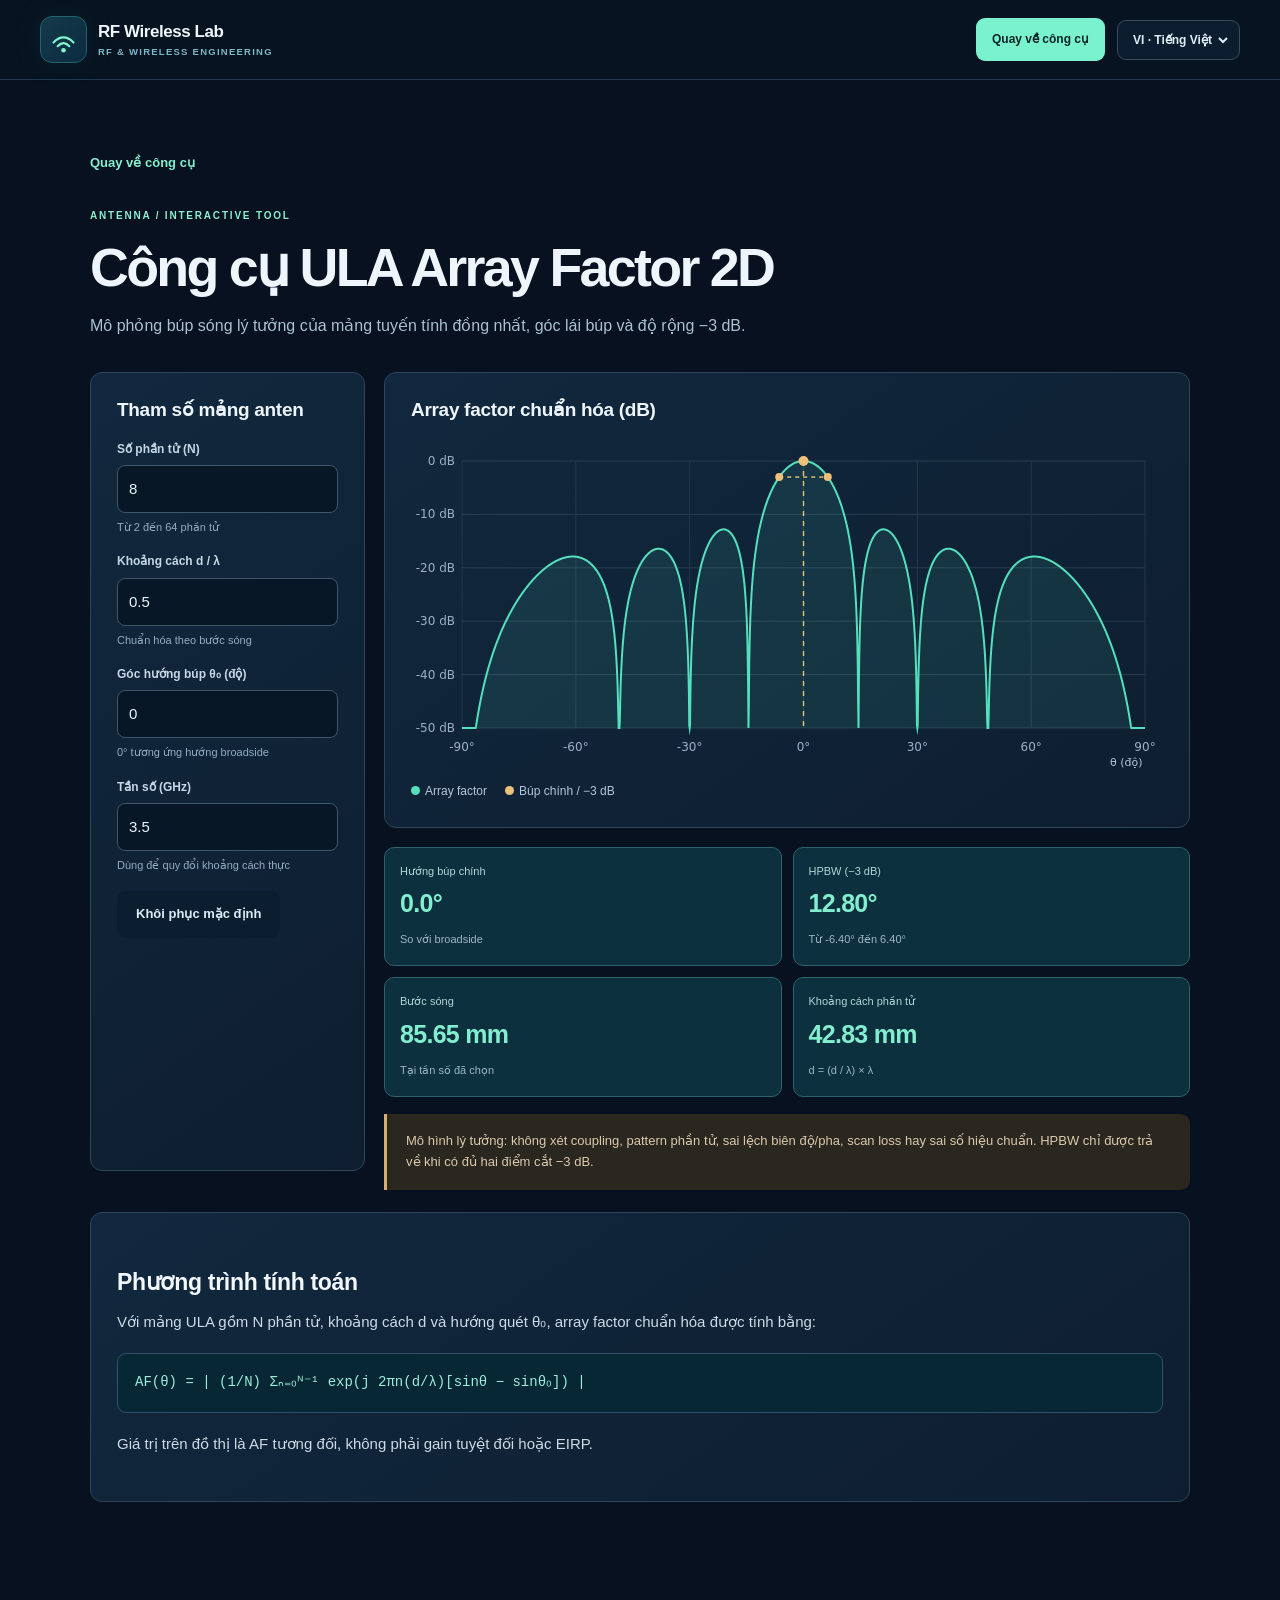
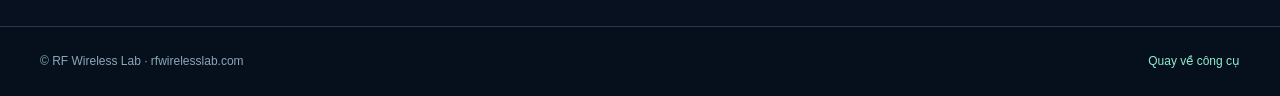
<file: tools/array-factor.html>
<!doctype html><html lang="vi"><head><meta charset="utf-8"><meta name="viewport" content="width=device-width,initial-scale=1"><meta name="theme-color" content="#07111f"><title>ULA Array Factor 2D | RF Wireless Lab</title><link rel="icon" type="image/svg+xml" href="../favicon.svg"><link rel="stylesheet" href="../assets/style.css"><script defer src="../assets/i18n.js"></script></head><body data-page="tool"><header class="topbar page-topbar"><div class="shell nav-row"><a href="../" class="brand"><span class="brand-symbol" aria-hidden="true"><svg viewBox="0 0 42 42" fill="none"><path d="M9 24.5c8-8 16-8 24 0M14 29c5-5 9-5 14 0" stroke="#81F7CF" stroke-width="2.6" stroke-linecap="round"/><circle cx="21" cy="34" r="2.7" fill="#81F7CF"/></svg></span><span class="brand-words"><strong>RF Wireless Lab</strong><small>RF &amp; Wireless Engineering</small></span></a><div class="nav-actions" style="margin-left:auto"><a class="nav-cta" href="../#tools" data-i18n="nav.backTools">Quay về công cụ</a><div class="language-control"><select data-lang-switch aria-label="Display language"><option value="vi">VI · Tiếng Việt</option><option value="en">EN · English</option><option value="zh">中文 · 简体</option></select></div></div></div></header><main class="content-page"><a class="back-link" href="../#tools" data-i18n="nav.backTools">Quay về công cụ</a><div class="page-label">ANTENNA / INTERACTIVE TOOL</div><h1 data-page-title data-i18n="array.head">Công cụ ULA Array Factor 2D</h1><p class="page-lead" data-i18n="array.lead">Mô phỏng búp sóng lý tưởng của mảng tuyến tính đồng nhất, góc lái búp và độ rộng −3 dB.</p>
<div class="tool-layout"><section class="panel"><h2 data-i18n="array.inputs">Tham số mảng anten</h2>
<div class="field"><label for="n" data-i18n="array.n">Số phần tử (N)</label><input id="n" type="number" value="8" min="2" max="64" step="1"><small data-i18n="array.nhelp">Từ 2 đến 64 phần tử</small></div>
<div class="field"><label for="spacing" data-i18n="array.spacing">Khoảng cách d / λ</label><input id="spacing" type="number" value="0.5" min="0.1" max="2" step="0.05"><small data-i18n="array.spacinghelp">Chuẩn hóa theo bước sóng</small></div>
<div class="field"><label for="steer" data-i18n="array.steer">Góc hướng búp θ₀ (độ)</label><input id="steer" type="number" value="0" min="-90" max="90" step="1"><small data-i18n="array.steerhelp">0° tương ứng hướng broadside</small></div>
<div class="field"><label for="frequency" data-i18n="array.frequency">Tần số (GHz)</label><input id="frequency" type="number" value="3.5" min="0.01" max="300" step="0.1"><small data-i18n="array.frequencyhelp">Dùng để quy đổi khoảng cách thực</small></div>
<button class="button button-outline" id="reset" type="button" data-i18n="array.reset">Khôi phục mặc định</button>
</section><div><section class="panel"><h2 data-i18n="array.chart">Array factor chuẩn hóa (dB)</h2><div class="chart-container"><canvas id="plot" aria-label="2D array factor pattern" role="img"></canvas></div><div class="chart-legend"><span><i class="legend-dot" style="background:#54e0bd"></i><span data-i18n="array.legend1">Array factor</span></span><span><i class="legend-dot" style="background:#eec17a"></i><span data-i18n="array.legend2">Búp chính / −3 dB</span></span></div></section>
<div class="result-grid"><div class="metric"><small data-i18n="array.metric1">Hướng búp chính</small><strong id="peak">0°</strong><span data-i18n="array.metric1help">So với broadside</span></div><div class="metric"><small data-i18n="array.metric2">HPBW (−3 dB)</small><strong id="hpbw">—</strong><span id="bounds">—</span></div><div class="metric"><small data-i18n="array.metric3">Bước sóng</small><strong id="lambda">—</strong><span data-i18n="array.metric3help">Tại tần số đã chọn</span></div><div class="metric"><small data-i18n="array.metric4">Khoảng cách phần tử</small><strong id="distance">—</strong><span>d = (d / λ) × λ</span></div></div><div class="note" data-i18n="array.note">Mô hình lý tưởng: không xét coupling, pattern phần tử, sai lệch biên độ/pha, scan loss hay sai số hiệu chuẩn.</div></div></div>
<section class="panel prose" style="margin-top:22px"><h2 data-i18n="array.formula">Phương trình tính toán</h2><p data-i18n="array.formulaText">Với mảng ULA gồm N phần tử, khoảng cách d và hướng quét θ₀, array factor chuẩn hóa được tính bằng:</p><div class="formula">AF(θ) = | (1/N) Σₙ₌₀ᴺ⁻¹ exp(j 2πn(d/λ)[sinθ − sinθ₀]) |</div><p data-i18n="array.formulaNote">Giá trị trên đồ thị là AF tương đối, không phải gain tuyệt đối hoặc EIRP.</p></section></main><footer class="plain-footer"><div class="shell"><span>© RF Wireless Lab · rfwirelesslab.com</span><a href="../#tools" data-i18n="nav.backTools">Quay về công cụ</a></div></footer><script>
(() => {
 'use strict';
 const $=id=>document.getElementById(id), canvas=$('plot'),ctx=canvas.getContext('2d');
 const inputs=['n','spacing','steer','frequency'];
 const clamp=(v,min,max,def)=>Number.isFinite(v)?Math.min(max,Math.max(min,v)):def;
 function compute(){
   const n=Math.round(clamp(parseFloat($('n').value),2,64,8));
   const d=clamp(parseFloat($('spacing').value),.1,2,.5);
   const steer=clamp(parseFloat($('steer').value),-90,90,0);
   const f=clamp(parseFloat($('frequency').value),.01,300,3.5);
   const r=Math.PI/180, data=[];
   for(let k=0;k<=1800;k++){
     const theta=-90+k*.1,phase=2*Math.PI*d*(Math.sin(theta*r)-Math.sin(steer*r));
     let re=0,im=0;
     for(let j=0;j<n;j++){re+=Math.cos(j*phase);im+=Math.sin(j*phase)}
     const amplitude=Math.hypot(re,im)/n;
     data.push({theta,db:Math.max(-50,20*Math.log10(Math.max(1e-16,amplitude)))});
   }
   const center=Math.min(1800,Math.max(0,Math.round((steer+90)*10)));
   const threshold=-3.01029995664;
   function crossing(start,step){
     let previous=data[start];
     for(let k=start+step;k>=0&&k<data.length;k+=step){
       const current=data[k];
       if(current.db<=threshold){
         const frac=(threshold-previous.db)/(current.db-previous.db);
         return previous.theta+frac*(current.theta-previous.theta);
       }
       previous=current;
     }
     return null;
   }
   const left=crossing(center,-1),right=crossing(center,1);
   const wavelength=299.792458/f;
   $('peak').textContent=steer.toFixed(1)+'°';
   $('hpbw').textContent=left!==null&&right!==null?(right-left).toFixed(2)+'°':'—';
   $('bounds').textContent=left!==null&&right!==null?RFW_I18N.translate(RFW_I18N.t('array.bound'),{a:left.toFixed(2),b:right.toFixed(2)}):RFW_I18N.t('array.boundNone');
   $('lambda').textContent=wavelength.toFixed(2)+' mm';
   $('distance').textContent=(wavelength*d).toFixed(2)+' mm';
   draw(data,steer,left,right,threshold);
 }
 function draw(data,steer,left,right,threshold){
   const width=Math.max(300,canvas.parentElement.clientWidth),height=326;
   const ratio=window.devicePixelRatio||1;
   canvas.style.width='100%';canvas.style.height=height+'px';
   canvas.width=Math.round(width*ratio);canvas.height=Math.round(height*ratio);
   ctx.setTransform(ratio,0,0,ratio,0,0);
   const pad={l:51,r:18,t:19,b:40},W=width-pad.l-pad.r,H=height-pad.t-pad.b;
   const x=t=>pad.l+(t+90)/180*W,y=db=>pad.t+(-db)/50*H;
   ctx.clearRect(0,0,width,height);
   ctx.font='12px system-ui';ctx.lineWidth=1;
   for(let db=0;db>=-50;db-=10){const yy=y(db);ctx.strokeStyle='#293f51';ctx.beginPath();ctx.moveTo(pad.l,yy);ctx.lineTo(width-pad.r,yy);ctx.stroke();ctx.fillStyle='#9cb0c5';ctx.textAlign='right';ctx.fillText(db+' dB',pad.l-7,yy+4)}
   for(let t=-90;t<=90;t+=30){const xx=x(t);ctx.strokeStyle='#24394a';ctx.beginPath();ctx.moveTo(xx,pad.t);ctx.lineTo(xx,pad.t+H);ctx.stroke();ctx.fillStyle='#9cb0c5';ctx.textAlign='center';ctx.fillText(t+'°',xx,height-17)}
   ctx.beginPath();ctx.moveTo(x(data[0].theta),y(-50));data.forEach(p=>ctx.lineTo(x(p.theta),y(p.db)));ctx.lineTo(x(data[data.length-1].theta),y(-50));ctx.closePath();ctx.fillStyle='rgba(84,224,189,.10)';ctx.fill();
   ctx.beginPath();data.forEach((p,i)=>i?ctx.lineTo(x(p.theta),y(p.db)):ctx.moveTo(x(p.theta),y(p.db)));ctx.strokeStyle='#54e0bd';ctx.lineWidth=2;ctx.stroke();
   ctx.save();ctx.setLineDash([5,5]);ctx.strokeStyle='#eec17a';ctx.lineWidth=1.4;ctx.beginPath();ctx.moveTo(x(steer),pad.t);ctx.lineTo(x(steer),pad.t+H);ctx.stroke();ctx.setLineDash([4,4]);
   if(left!==null&&right!==null){ctx.beginPath();ctx.moveTo(x(left),y(threshold));ctx.lineTo(x(right),y(threshold));ctx.stroke();for(const b of [left,right]){ctx.beginPath();ctx.arc(x(b),y(threshold),4,0,Math.PI*2);ctx.fillStyle='#eec17a';ctx.fill()}}
   ctx.restore();ctx.beginPath();ctx.arc(x(steer),y(0),5,0,2*Math.PI);ctx.fillStyle='#eec17a';ctx.fill();
   ctx.textAlign='left';ctx.fillStyle='#b2c7d7';ctx.font='11px system-ui';ctx.fillText('θ (độ)',width-pad.r-35,height-2);
 }
 inputs.forEach(id=>$(id).addEventListener('input',compute));
 $('reset').addEventListener('click',()=>{Object.entries({n:8,spacing:.5,steer:0,frequency:3.5}).forEach(([k,v])=>$(k).value=v);compute()});
 window.addEventListener('resize',compute);document.addEventListener('rfwl:language',compute);compute();
})();
</script></body></html>
</file>
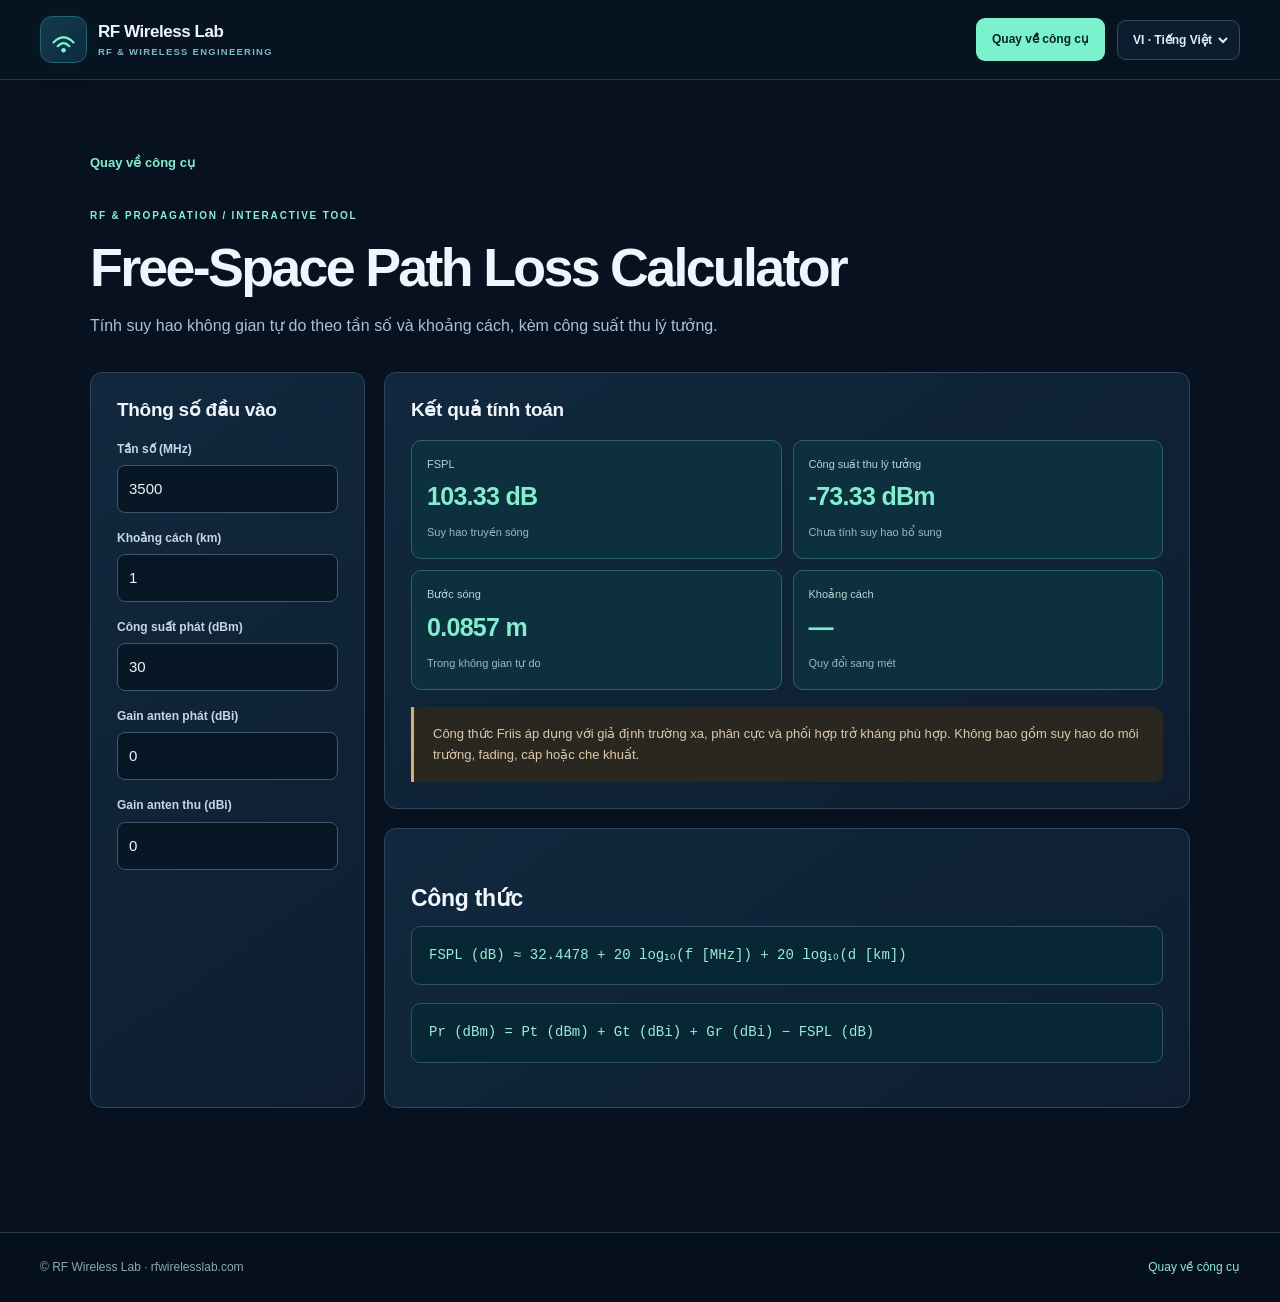
<file: tools/fspl.html>
<!doctype html><html lang="vi"><head><meta charset="utf-8"><meta name="viewport" content="width=device-width,initial-scale=1"><meta name="theme-color" content="#07111f"><title>Free-Space Path Loss Calculator | RF Wireless Lab</title><link rel="icon" type="image/svg+xml" href="../favicon.svg"><link rel="stylesheet" href="../assets/style.css"><script defer src="../assets/i18n.js"></script></head><body data-page="tool"><header class="topbar page-topbar"><div class="shell nav-row"><a href="../" class="brand"><span class="brand-symbol" aria-hidden="true"><svg viewBox="0 0 42 42" fill="none"><path d="M9 24.5c8-8 16-8 24 0M14 29c5-5 9-5 14 0" stroke="#81F7CF" stroke-width="2.6" stroke-linecap="round"/><circle cx="21" cy="34" r="2.7" fill="#81F7CF"/></svg></span><span class="brand-words"><strong>RF Wireless Lab</strong><small>RF &amp; Wireless Engineering</small></span></a><div class="nav-actions" style="margin-left:auto"><a class="nav-cta" href="../#tools" data-i18n="nav.backTools">Quay về công cụ</a><div class="language-control"><select data-lang-switch aria-label="Display language"><option value="vi">VI · Tiếng Việt</option><option value="en">EN · English</option><option value="zh">中文 · 简体</option></select></div></div></div></header><main class="content-page"><a class="back-link" href="../#tools" data-i18n="nav.backTools">Quay về công cụ</a><div class="page-label">RF &amp; PROPAGATION / INTERACTIVE TOOL</div><h1 data-page-title data-i18n="fspl.head">Free-Space Path Loss Calculator</h1><p class="page-lead" data-i18n="fspl.lead">Tính suy hao không gian tự do theo tần số và khoảng cách, kèm công suất thu lý tưởng.</p>
<div class="tool-layout"><section class="panel"><h2 data-i18n="fspl.inputs">Thông số đầu vào</h2><div class="field"><label for="frequency" data-i18n="fspl.freq">Tần số (MHz)</label><input id="frequency" type="number" value="3500" min="0.001" step="100"></div><div class="field"><label for="distance" data-i18n="fspl.distance">Khoảng cách (km)</label><input id="distance" type="number" value="1" min="0.000001" step="0.1"></div><div class="field"><label for="pt" data-i18n="fspl.pt">Công suất phát (dBm)</label><input id="pt" type="number" value="30" step="1"></div><div class="field"><label for="gt" data-i18n="fspl.gt">Gain anten phát (dBi)</label><input id="gt" type="number" value="0" step="1"></div><div class="field"><label for="gr" data-i18n="fspl.gr">Gain anten thu (dBi)</label><input id="gr" type="number" value="0" step="1"></div></section>
<div><section class="panel"><h2 data-i18n="fspl.results">Kết quả tính toán</h2><div class="result-grid"><div class="metric"><small>FSPL</small><strong id="fspl">—</strong><span data-i18n="fspl.loss">Suy hao truyền sóng</span></div><div class="metric"><small data-i18n="fspl.pr">Công suất thu lý tưởng</small><strong id="pr">—</strong><span data-i18n="fspl.prhelp">Chưa tính suy hao bổ sung</span></div><div class="metric"><small data-i18n="fspl.lambda">Bước sóng</small><strong id="lambda">—</strong><span data-i18n="fspl.lambdahelp">Trong không gian tự do</span></div><div class="metric"><small data-i18n="fspl.meters">Khoảng cách</small><strong id="dmeters">—</strong><span data-i18n="fspl.metershelp">Quy đổi sang mét</span></div></div><div class="note" data-i18n="fspl.note">Công thức Friis áp dụng với giả định trường xa, phân cực và phối hợp trở kháng phù hợp.</div></section><section class="panel prose"><h2 data-i18n="fspl.formula">Công thức</h2><div class="formula">FSPL (dB) ≈ 32.4478 + 20 log₁₀(f [MHz]) + 20 log₁₀(d [km])</div><div class="formula">Pr (dBm) = Pt (dBm) + Gt (dBi) + Gr (dBi) − FSPL (dB)</div></section></div></div></main><footer class="plain-footer"><div class="shell"><span>© RF Wireless Lab · rfwirelesslab.com</span><a href="../#tools" data-i18n="nav.backTools">Quay về công cụ</a></div></footer><script>
(()=>{'use strict';const $=id=>document.getElementById(id);function update(){const f=Number($('frequency').value),d=Number($('distance').value),pt=Number($('pt').value),gt=Number($('gt').value),gr=Number($('gr').value);if(!(f>0&&d>0&&[pt,gt,gr].every(Number.isFinite))){['fspl','pr','lambda','dmeters'].forEach(id=>$(id).textContent='—');return}const loss=20*Math.log10(4*Math.PI*(d*1000)*(f*1e6)/299792458);$('fspl').textContent=loss.toFixed(2)+' dB';$('pr').textContent=(pt+gt+gr-loss).toFixed(2)+' dBm';$('lambda').textContent=(299.792458/f).toFixed(4)+' m';$('dmeters').textContent=(d*1000).toLocaleString(RFW_I18N.getLang()==='vi'?'vi-VN':RFW_I18N.getLang()==='zh'?'zh-CN':'en-US')+' m'}document.querySelectorAll('.field input').forEach(e=>e.addEventListener('input',update));document.addEventListener('rfwl:language',update);update()})();
</script></body></html>
</file>
<file: assets/style.css>
/* RF WIRELESS LAB V2 — standalone, responsive, no external dependencies */
:root{color-scheme:dark;--bg:#07111f;--bg-2:#0a1828;--deep:#06101c;--panel:#102339;--panel-2:#10263d;--border:#263a50;--border-2:#344b60;--text:#eef5fc;--muted:#9eafc3;--muted-2:#7892a8;--mint:#7af2ce;--mint-2:#53cfae;--blue:#9abaff;--orange:#e3ba77;--font:Inter,-apple-system,BlinkMacSystemFont,"Segoe UI",Roboto,"Noto Sans",Arial,sans-serif}
*{box-sizing:border-box}html{scroll-behavior:smooth;scroll-padding-top:95px}body{margin:0;background:var(--bg);color:var(--text);font-family:var(--font);font-size:15px;line-height:1.6;-webkit-font-smoothing:antialiased;overflow-x:hidden}a{color:inherit;text-decoration:none}button,input,select{font:inherit}button{cursor:pointer}img,svg{max-width:100%}a:focus-visible,button:focus-visible,input:focus-visible,select:focus-visible{outline:2px solid var(--mint);outline-offset:3px}h1,h2,h3,p{margin-top:0}h1,h2,h3{line-height:1.18;letter-spacing:-.035em}h1{font-size:clamp(43px,4.5vw,65px);font-weight:800}h2{font-size:clamp(30px,3.6vw,47px);font-weight:790}h3{font-size:20px}p{line-height:1.75}code,.formula,.step-code{font-family:ui-monospace,SFMono-Regular,Consolas,"Liberation Mono",monospace}.shell{width:min(1220px,calc(100% - 80px));margin:0 auto}.topbar{position:sticky;top:0;z-index:50;background:rgba(6,17,31,.92);border-bottom:1px solid rgba(103,141,167,.17);backdrop-filter:blur(18px)}.nav-row{height:86px;display:flex;align-items:center;gap:36px}.brand{display:inline-flex;align-items:center;gap:11px;flex-shrink:0;min-width:0}.brand-symbol{display:grid;place-items:center;background:linear-gradient(135deg,#143a4a,#0c2b40);border:1px solid #236270;border-radius:12px;width:47px;height:47px;box-shadow:0 0 36px rgba(55,203,174,.07)}.brand-symbol svg{width:35px;height:35px}.brand-words{display:flex;flex-direction:column;line-height:1.2;gap:4px}.brand-words strong{font-size:17px;font-weight:800;letter-spacing:-.45px}.brand-words small{font-size:9.5px;color:#7cb8c5;letter-spacing:1.25px;font-weight:750;text-transform:uppercase}.nav-links{margin-left:auto;display:flex;align-items:center;gap:26px}.nav-links a{color:#c4d1de;font-size:13px;font-weight:610;white-space:nowrap;transition:color .18s}.nav-links a:hover{color:var(--mint)}.nav-actions{display:flex;align-items:center;gap:12px}.language-control{display:flex;align-items:center;gap:6px;color:var(--muted);border:1px solid var(--border-2);background:#0c1d30;border-radius:9px;padding:6px 8px}.language-control svg{width:17px;height:17px;flex-shrink:0}.language-control select{background:transparent;color:#e0edf5;border:0;min-width:0;font-size:12px;font-weight:700;padding:5px 3px;max-width:124px;cursor:pointer}.language-control option{background:#101d2d;color:#fff}.nav-cta{display:inline-flex;align-items:center;gap:11px;background:var(--mint);color:#092429;font-size:12px;font-weight:800;padding:12px 16px;border-radius:9px;white-space:nowrap}.nav-cta:hover,.button-main:hover{background:#a2ffe4}.hero{position:relative;overflow:hidden;background:radial-gradient(ellipse at 77% 38%,rgba(23,72,91,.44),transparent 42%),radial-gradient(ellipse at 37% 0,rgba(33,80,119,.16),transparent 60%),linear-gradient(150deg,#07111f,#0c192a 56%,#071521);border-bottom:1px solid #1d3448}.hero-orbit{position:absolute;border:1px solid rgba(78,166,169,.095);border-radius:50%;width:950px;height:950px;pointer-events:none;right:-350px;top:-320px}.hero-orbit-2{width:680px;height:680px;right:-215px;top:-195px}.hero-layout{position:relative;display:grid;grid-template-columns:minmax(0,1.05fr) minmax(0,.95fr);gap:67px;align-items:center;padding:97px 0 72px}.hero-main{max-width:720px}.micro-label{display:inline-flex;align-items:center;gap:11px;border:1px solid #2d5360;background:#102733;border-radius:100px;padding:8px 14px;color:#a5ead5;font-size:10px;font-weight:840;letter-spacing:1.4px}.pulse,.status-light,.dot-green{display:inline-block;width:7px;height:7px;border-radius:100%;background:#68dfbe;box-shadow:0 0 0 4px rgba(122,242,206,.12)}.hero-accent-line{height:2px;background:linear-gradient(90deg,#5feac3,transparent);width:80px;margin:34px 0 21px}.hero h1{margin:0 0 23px;letter-spacing:-.06em;line-height:1.12;max-width:780px}.hero h1 em{font-style:normal;background:linear-gradient(90deg,#8cf4d1 4%,#8ebeff 100%);background-clip:text;color:transparent}.hero-desc{font-size:16px;color:#b1c5d6;max-width:590px;line-height:1.9;margin:0}.hero-buttons{display:flex;flex-wrap:wrap;gap:12px;margin:31px 0 27px}.button{display:inline-flex;justify-content:center;align-items:center;gap:17px;font-weight:780;font-size:13px;border-radius:9px;min-height:46px;padding:13px 19px;transition:background .2s,border-color .2s,transform .2s}.button:hover{transform:translateY(-1px)}.button-main{background:#7bf1d0;color:#092229;border:1px solid #7bf1d0}.button-outline{background:rgba(10,30,47,.72);border:1px solid #35536b;color:#ddecf7}.button-outline:hover{border-color:#80dfcb}.hero-badges{display:flex;flex-wrap:wrap;gap:15px;color:#8baabc;font-size:11.5px;font-weight:600}.hero-badges>span{display:flex;align-items:center;gap:6px}.pin{height:5px;width:5px;background:#5cbeaf;border-radius:50%}.hero-visual{position:relative;background:linear-gradient(155deg,rgba(21,50,71,.98),rgba(9,25,42,.99));border:1px solid #355568;border-radius:19px;padding:26px;box-shadow:0 28px 80px #0005,inset 0 1px 0 #fff1;transform:rotate(1deg);overflow:hidden}.hero-visual:before{content:"";position:absolute;inset:0;background:radial-gradient(circle at 49% 27%,rgba(90,177,189,.085),transparent 60%);pointer-events:none}.visual-header{position:relative;display:flex;align-items:center;justify-content:space-between;color:#b3d4de;font-size:10px;letter-spacing:1px;font-weight:820}.visual-title{display:flex;gap:10px;align-items:center}.visual-chip{color:var(--mint);border:1px solid #2c686b;border-radius:6px;padding:5px 8px}.visual-graph{position:relative;margin:18px 0 3px}.diagram{display:block;width:100%;filter:drop-shadow(0 0 12px rgba(80,219,180,.12))}.graph-corner{position:absolute;bottom:30px;right:10px;color:#7394ab;font:10px/1.6 ui-monospace,monospace;display:flex;flex-direction:column}.visual-subtitle{display:flex;align-items:center;gap:10px;font-size:10px;letter-spacing:1.2px;color:#7faabd;font-weight:790;margin:6px 0 16px}.thin-rule{flex:1;height:1px;background:#294359}.visual-stats{display:grid;grid-template-columns:repeat(3,1fr);border:1px solid #31516b;border-radius:10px;background:#102739;overflow:hidden}.visual-stats>div{padding:12px 13px;display:flex;flex-direction:column;gap:2px}.visual-stats>div+div{border-left:1px solid #31516b}.visual-stats small{font-size:9px;letter-spacing:.8px;color:#8eabc0}.visual-stats strong{font-size:21px;line-height:1.3;letter-spacing:-.4px}.visual-foot{margin-top:15px;color:#86a4b6;font-size:11px;display:flex;align-items:center;gap:10px}.dot-green{height:5px;width:5px;box-shadow:none}.hero-bottom{display:flex;align-items:center;justify-content:space-between;padding:0 0 18px;color:#6896aa;font-size:10px;letter-spacing:2px;font-weight:750}.hero-scroll{font-size:10px;color:#a4c3d4}.stat-band{background:#0d1b2c;border-bottom:1px solid #22374d}.stat-grid{display:grid;grid-template-columns:repeat(4,1fr)}.stat-grid>div{padding:27px 15px 26px;display:flex;align-items:center;justify-content:center;gap:14px}.stat-grid>div+div{border-left:1px solid #24384d}.stat-grid strong{font-size:28px;letter-spacing:-1px;color:#90f4d6}.stat-grid>div:last-child strong{font-size:17px;letter-spacing:.7px}.stat-grid span{font-size:12px;color:#97abbc}.section{padding:105px 0}.topics-section{background:#081424}.section-heading{margin-bottom:32px}.heading-split{display:flex;align-items:flex-end;justify-content:space-between;gap:40px}.section-eyebrow{margin:0 0 12px;color:#80e7c8;letter-spacing:2px;font-weight:860;font-size:11px}.section-heading h2,.about-row h2{margin:0;font-size:clamp(31px,3.4vw,45px)}.section-description{max-width:300px;color:#92a9bd;font-size:14px;margin:0}.section-subheading{color:#a6bacc;font-size:15px;margin:12px 0 0}.topic-grid{display:grid;grid-template-columns:repeat(3,minmax(0,1fr));gap:15px}.topic-card{display:flex;text-align:left;flex-direction:column;min-height:190px;padding:23px;border:1px solid #2a4055;border-radius:12px;background:linear-gradient(145deg,#10243a,#0c1b2c);transition:.2s ease;cursor:pointer;color:var(--text)}.topic-card:hover{transform:translateY(-3px);border-color:#568c88;background:linear-gradient(145deg,#143346,#10263b)}.topic-symbol{color:#7feccc;background:#123c47;width:45px;height:45px;display:grid;place-items:center;border:1px solid #275966;border-radius:12px;font-size:20px;font-weight:750;margin-bottom:16px}.topic-card h3{font-size:17px;margin:0 0 7px;letter-spacing:-.2px}.topic-card .topic-bottom{display:flex;justify-content:space-between;align-items:center;color:#83a0b6;font-size:12px;margin-top:auto;gap:10px}.topic-card .topic-bottom i{font-style:normal;font-size:19px;color:#78e7c5}.library-section{background:#0b1929;border-top:1px solid #1c3549}.count-pill{white-space:nowrap;color:#8ce6ce;background:#102f36;border:1px solid #286669;border-radius:100px;padding:7px 13px;font-size:12px}.filter-bar{display:flex;flex-direction:column;gap:16px;margin-bottom:23px}.search-box{display:flex;gap:13px;align-items:center;max-width:500px;padding:12px 15px;border:1px solid #37516a;border-radius:9px;background:#101f31}.search-box svg{width:19px;height:19px;fill:none;stroke:#8ca7ba;stroke-width:1.8;flex-shrink:0}.search-box input{border:0;background:transparent;color:var(--text);width:100%;font-size:13px;outline:none}.search-box input::placeholder{color:#7591a6}.filter-chips{display:flex;gap:8px;flex-wrap:wrap}.filter-chip{color:#aebfd0;background:#13253a;border:1px solid #304659;border-radius:40px;padding:7px 12px;font-size:11px;font-weight:680}.filter-chip:hover{border-color:#5aa7a0}.filter-chip.active{background:#7af2ce;color:#082a2d;border-color:#7af2ce}.item-grid{display:grid;grid-template-columns:repeat(3,minmax(0,1fr));gap:17px}.item-card{position:relative;display:flex;flex-direction:column;min-height:245px;padding:23px;border:1px solid #2a4158;border-radius:13px;background:linear-gradient(146deg,#13263d,#0e1e31);transition:transform .2s,border-color .2s;overflow:hidden}.item-card:before{content:"";position:absolute;left:0;top:0;width:0;height:2px;background:#83f2d0;transition:width .2s}.item-card:hover{transform:translateY(-3px);border-color:#4b8d8a}.item-card:hover:before{width:100%}.card-top{display:flex;align-items:center;justify-content:space-between;gap:8px}.category-pill{border:1px solid #2b6677;background:#143647;color:#7ce4d9;font-size:10px;font-weight:750;border-radius:6px;padding:4px 8px}.format-tag{font-size:10px;letter-spacing:1px;color:#93a9bd;font-weight:740}.item-card h3{font-size:18px;letter-spacing:-.35px;margin:22px 0 9px}.item-card p{color:#a2b5c9;font-size:12.5px;margin:0 0 24px;line-height:1.8}.card-end{display:flex;justify-content:space-between;gap:10px;border-top:1px solid #2e455b;padding-top:15px;margin-top:auto;align-items:center}.card-end small{color:#7f9eb1;font-size:11px}.card-end a{color:#81f1cf;font-size:12px;font-weight:790;white-space:nowrap}.card-end a:hover{text-decoration:underline}.empty-list{padding:28px;text-align:center;border:1px dashed #35536a;border-radius:10px;color:#a9bfcf}.tool-grid{grid-template-columns:repeat(2,minmax(0,1fr))}.tool-grid .item-card{min-height:268px}.tool-icon{width:52px;height:52px;border:1px solid #37656f;border-radius:12px;display:grid;place-items:center;color:#8ef3d6;background:#153f4a;font-weight:800;font-size:20px;margin-bottom:17px}.tool-grid .item-card h3{margin-top:13px}.tools-section{background:radial-gradient(circle at 85% 15%,rgba(22,73,74,.19),transparent 38%),#081422;border-top:1px solid #1c3549;border-bottom:1px solid #1c3549}.disclaimer{display:flex;align-items:flex-start;gap:9px;font-size:12px;color:#879fb4;margin:21px 0 0}.disclaimer svg{flex-shrink:0;width:17px;height:17px;fill:none;stroke:#9aafba;stroke-width:1.5}.resources-section{background:#0b1929}.resource-placeholder{display:flex;align-items:center;gap:24px;border:1px dashed #41647a;border-radius:14px;padding:30px;background:linear-gradient(120deg,#102438,#0d1d2e)}.resource-placeholder-icon{flex:0 0 60px;height:60px;display:grid;place-items:center;font-size:30px;color:#8ae4c6;background:#173c48;border:1px solid #2c5865;border-radius:14px}.resource-placeholder>div:nth-child(2){flex:1}.resource-placeholder h3{margin:0 0 4px}.resource-placeholder p{margin:0;color:#a1b8c9;font-size:13px}.resource-placeholder a{white-space:nowrap}.publish-section{background:#071320;border-top:1px solid #1c3549}.publish-grid{display:grid;grid-template-columns:repeat(3,1fr);gap:16px}.step-panel{min-height:225px;border:1px solid #2b4156;border-radius:13px;padding:24px;background:#0e2033;display:flex;flex-direction:column}.step-no{font-weight:800;color:#79ead0;font-size:27px;letter-spacing:-1px}.step-panel h3{font-size:19px;margin:16px 0 7px}.step-panel p{font-size:13px;color:#a6bacc;margin:0 0 20px}.step-code{font-size:11px;color:#a1cfcd;margin-top:auto}.publish-bottom{display:flex;align-items:center;gap:24px;flex-wrap:wrap;margin-top:24px}.publish-bottom p{font-size:12px;display:flex;align-items:center;gap:9px;color:#d7bb91;margin:0;max-width:760px}.publish-bottom p>span:first-child{background:#372d20;border:1px solid #755b32;border-radius:50%;width:22px;height:22px;display:grid;place-items:center;flex-shrink:0;font-weight:bold}.about-section{background:#0c2031;border-top:1px solid #244255;padding:80px 0}.about-row{display:grid;grid-template-columns:.85fr 1.15fr;gap:65px;align-items:start}.about-text{font-size:16px;color:#bad0da;margin:0 0 20px}.about-caption{font-size:10px;letter-spacing:1.6px;text-transform:uppercase;color:#84e8c9;font-weight:800}.site-footer{background:#060e19;border-top:1px solid #20384b}.footer-top{display:flex;justify-content:space-between;gap:40px;align-items:center;padding:34px 0}.footer-brand{display:flex;align-items:center;gap:13px}.mini-symbol{width:38px;height:38px;border-radius:9px;background:#16444b;color:#8bf0cc;font-size:26px;display:grid;place-items:center}.footer-brand>div{display:flex;flex-direction:column;gap:3px}.footer-brand strong{font-size:16px}.footer-brand small{font-size:11px;color:#8aa6b7}.footer-links{display:flex;gap:27px;flex-wrap:wrap;font-size:12px;color:#b4c6d2}.footer-links a:hover{color:#8ef0d1}.footer-bottom{border-top:1px solid #243447;padding:17px 0;display:flex;align-items:center;gap:20px;justify-content:space-between;color:#839aaf;font-size:11px}.footer-bottom a{color:#a2d9d0}.footer-bottom a:hover{color:#7af2ce}
/* Internal pages / lessons / engineering tools */
.content-page{width:min(1100px,calc(100% - 80px));margin:0 auto;padding:70px 0 105px}.content-page .back-link{display:inline-flex;align-items:center;gap:8px;color:#83efcd;font-weight:700;font-size:13px;margin-bottom:34px}.page-label{color:#8befcf;font-weight:840;font-size:10px;letter-spacing:1.8px}.content-page h1{font-size:clamp(34px,4.2vw,56px);letter-spacing:-.05em;margin:12px 0 13px}.page-lead{font-size:16px;color:#abc1d2;margin:0 0 32px;max-width:810px}.page-topbar{border-bottom:1px solid #21384c;background:#071321}.page-topbar .nav-row{height:79px}.content-page .panel{padding:26px;border:1px solid #2e455c;background:linear-gradient(145deg,#11283e,#0e1e30);border-radius:12px;margin-bottom:19px}.panel h2{font-size:19px;letter-spacing:-.3px;margin:0 0 18px}.prose{font-size:15px;color:#ccdbe6;line-height:1.85}.prose h2{font-size:23px;margin:30px 0 13px;color:#f2f7fd}.prose p{margin:0 0 18px}.prose ul{padding-left:24px}.prose li{margin:9px 0}.prose .button{margin:10px 0}.tool-layout{display:grid;grid-template-columns:275px minmax(0,1fr);gap:19px}.field{display:flex;flex-direction:column;gap:6px;margin:16px 0}.field label{font-size:12px;color:#c5d7e4;font-weight:710}.field input{background:#081725;color:#eaf5fc;border:1px solid #3d576d;border-radius:8px;padding:11px;width:100%;max-width:100%}.field small{font-size:11px;color:#93adbf}.tool-layout button{border:0}.chart-container{width:100%;min-height:330px;display:flex;align-items:center;justify-content:center}.chart-container canvas{max-width:100%;display:block}.chart-legend{display:flex;gap:18px;flex-wrap:wrap;color:#b5c8d8;font-size:12px;margin-top:12px}.legend-dot{width:9px;height:9px;border-radius:50%;display:inline-block;margin-right:5px}.result-grid{display:grid;grid-template-columns:repeat(2,minmax(0,1fr));gap:11px}.metric{background:#0c303d;border:1px solid #2d626b;border-radius:10px;padding:15px;min-height:113px}.metric small{display:block;font-size:11px;color:#b3d6d6}.metric strong{display:block;font-size:25px;color:#83eecf;letter-spacing:-.7px;margin:3px 0}.metric span{font-size:11px;color:#9cb7c3}.note{padding:17px 19px;border-left:3px solid #d8ad6d;background:#292720;color:#dcc9aa;border-radius:0 9px 9px 0;font-size:13px;margin-top:17px}.formula{overflow-x:auto;max-width:100%;border:1px solid #31516b;background:#082734;color:#9cecd8;padding:17px;border-radius:9px;font-size:14px;line-height:1.7;margin:12px 0 18px}.plain-footer{padding:25px 0;border-top:1px solid #253a4f;background:#06101d;color:#8aa7b6;font-size:12px}.plain-footer .shell{display:flex;justify-content:space-between;align-items:center;gap:20px}.plain-footer a{color:#8eebd0}.page-language{display:flex;align-items:center;gap:6px}.lang-section[hidden],[data-lang-section][hidden],.empty-list[hidden],#resource-empty[hidden]{display:none!important}.guide-layout{display:grid;grid-template-columns:minmax(0,1fr) 280px;gap:23px;align-items:start}.guide-layout .guide-main{display:flex;flex-direction:column;gap:16px}.guide-layout .panel{margin-bottom:0}.guide-panel h2{font-size:21px}.guide-panel p{color:#b1c7d6;font-size:14px}.guide-aside{position:sticky;top:112px}.guide-aside .panel{margin-bottom:17px}.guide-aside p{font-size:12px;color:#b1c6d0}.guide-aside ul{padding-left:21px;color:#b0c6d1;font-size:12px}.guide-aside li{margin:8px 0}.code-sample{position:relative}.code-sample pre{white-space:pre;overflow-x:auto;color:#b8efd8;font:12px/1.6 ui-monospace,monospace;background:#091926;border:1px solid #315169;padding:16px;border-radius:8px}.copy-code{border:1px solid #50786d;background:#123e44;border-radius:7px;color:#a8ffdd;padding:9px 13px;font-size:12px;font-weight:750}.guide-alert{padding:15px 18px;background:#2a271e;border-left:3px solid #e3b572;color:#e5cdaa;border-radius:0 8px 8px 0;font-size:13px}
@media(max-width:1160px){.nav-row{gap:20px}.nav-links{gap:15px}.brand-words small{font-size:8px}.hero-layout{gap:30px}.hero h1{font-size:clamp(40px,4.5vw,65px)}.topic-grid{grid-template-columns:repeat(3,minmax(0,1fr))}}
@media(max-width:950px){.shell,.content-page{width:min(100% - 48px,1220px)}.nav-row{height:74px}.nav-links{display:none}.nav-actions{margin-left:auto}.hero-layout{grid-template-columns:1fr;gap:30px;padding:65px 0 45px}.hero-main{max-width:720px}.hero-visual{max-width:650px;transform:none}.hero h1{font-size:clamp(41px,6.3vw,73px)}.item-grid{grid-template-columns:repeat(2,minmax(0,1fr))}.stat-grid strong{font-size:24px}.stat-grid>div{flex-direction:column;gap:2px}.topic-grid{grid-template-columns:repeat(2,minmax(0,1fr))}.about-row{gap:25px}.tool-layout{grid-template-columns:240px minmax(0,1fr)}.resource-placeholder{flex-wrap:wrap}.resource-placeholder>div:nth-child(2){min-width:260px}}
@media(max-width:700px){.shell,.content-page{width:min(100% - 32px,1220px)}.brand-words small{display:none}.nav-cta{display:none}.topbar .nav-row{height:69px}.brand-symbol{width:39px;height:39px}.brand-symbol svg{width:31px;height:31px}.brand-words strong{font-size:16px}.language-control{padding:5px 4px}.language-control select{font-size:11px;max-width:102px}.hero-layout{padding-top:55px}.micro-label{font-size:9px;letter-spacing:.8px}.hero h1{font-size:clamp(36px,8vw,55px)}.hero-desc{font-size:14px}.hero-visual{padding:16px}.hero-bottom .hero-scroll{display:none}.stat-grid{grid-template-columns:repeat(2,1fr)}.stat-grid>div{padding:18px 10px}.stat-grid>div:nth-child(3){border-left:0;border-top:1px solid #24384d}.stat-grid>div:nth-child(4){border-top:1px solid #24384d}.section{padding:66px 0}.heading-split{align-items:flex-start;flex-direction:column;gap:14px}.section-description{max-width:700px}.topic-grid,.item-grid,.tool-grid,.publish-grid{grid-template-columns:1fr}.topic-card{min-height:160px}.item-card,.tool-grid .item-card{min-height:225px}.resource-placeholder{align-items:flex-start;gap:16px;padding:22px}.resource-placeholder>div:nth-child(2){min-width:unset}.resource-placeholder a{width:100%}.about-row{grid-template-columns:1fr;gap:10px}.footer-top,.footer-bottom{align-items:flex-start;flex-direction:column;gap:15px}.footer-links{gap:17px}.content-page{padding:44px 0 70px}.tool-layout,.guide-layout{grid-template-columns:1fr}.guide-aside{position:static}.plain-footer .shell{flex-direction:column;align-items:start}.page-topbar .nav-row{height:69px}}
@media(max-width:400px){.brand-words strong{font-size:14px}.hero h1{font-size:35px}.hero-buttons .button{width:100%}.hero-badges{gap:9px}.visual-stats strong{font-size:18px}.result-grid{grid-template-columns:1fr}.language-control svg{display:none}}
@media(prefers-reduced-motion:reduce){*,*:before,*:after{scroll-behavior:auto!important;transition:none!important;animation:none!important}}
</file>
